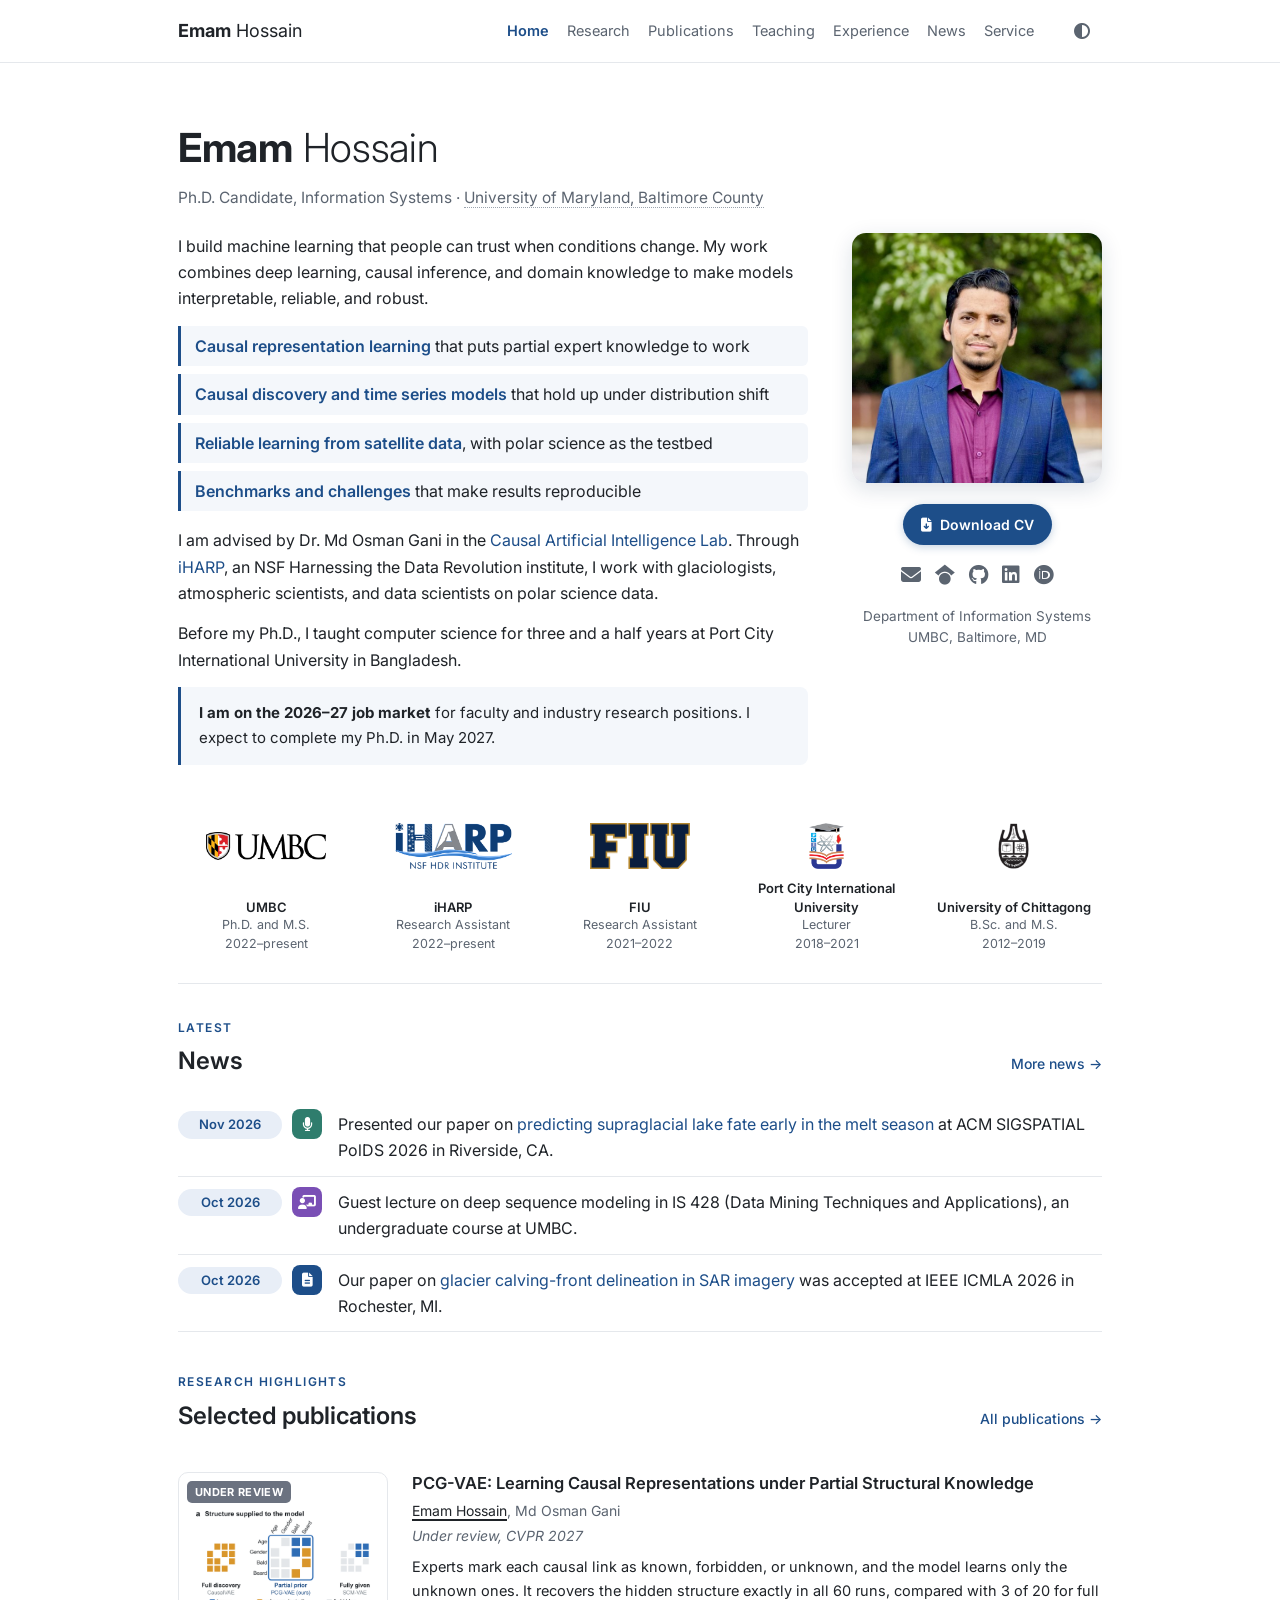
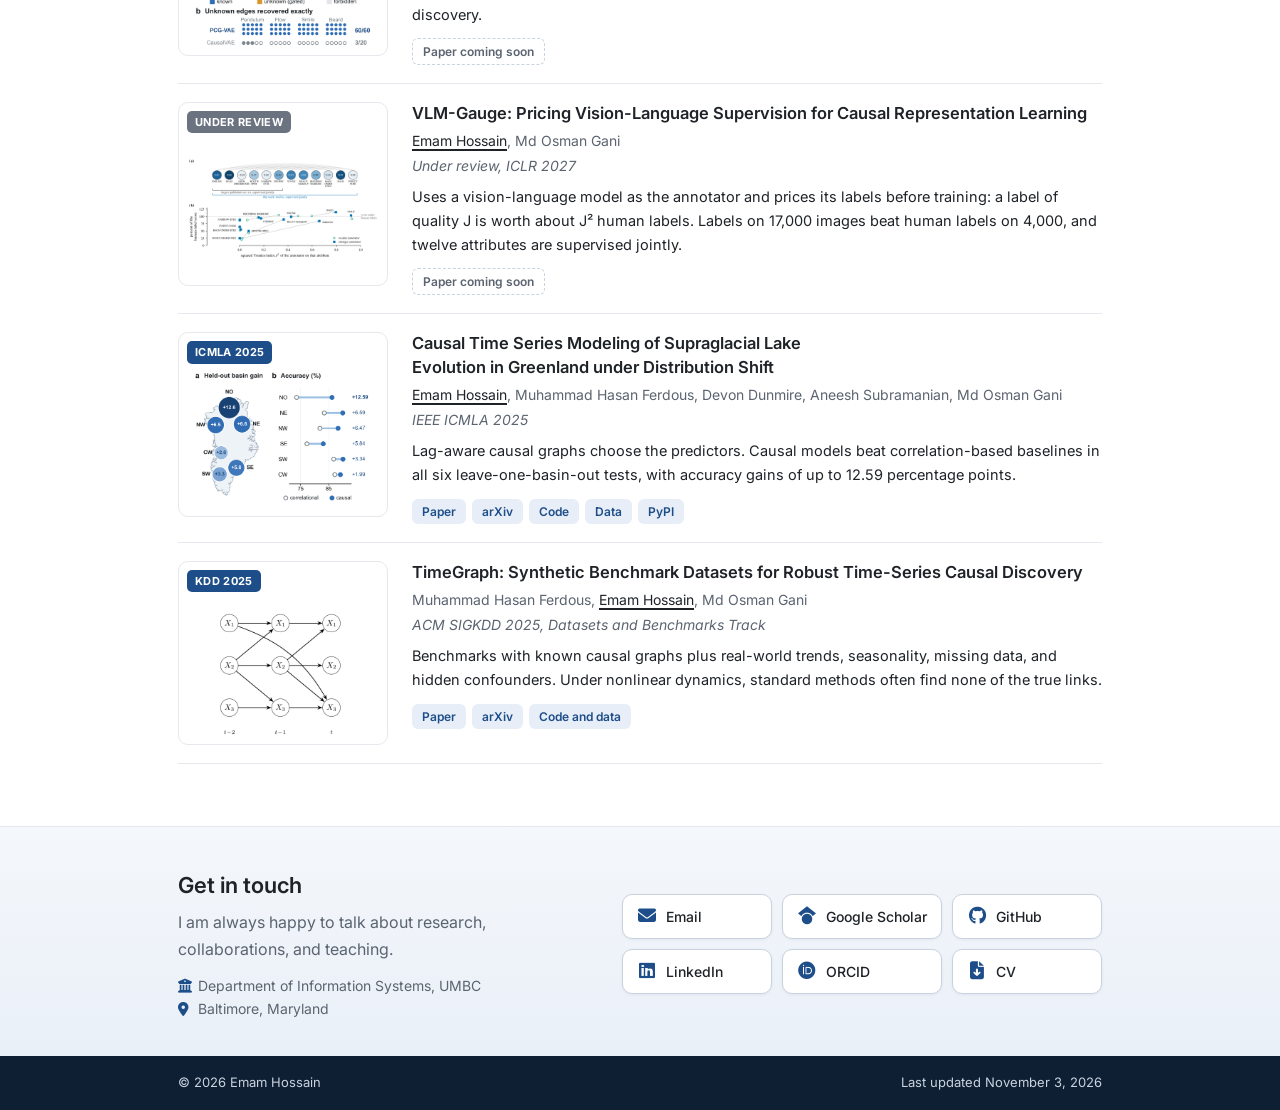
<file: index.html>
<!doctype html>

<html lang="en">
<head>
<meta charset="utf-8"/><meta content="width=device-width, initial-scale=1, viewport-fit=cover" name="viewport"/>
<title>Emam Hossain</title>
<meta content="Emam Hossain is a Ph.D. candidate in Information Systems at UMBC who builds interpretable, reliable, and robust machine learning by combining deep learning, causal inference, and domain knowledge." name="description"/>
<meta content="Emam Hossain" name="author"/>
<link href="https://ehfahad.github.io/" rel="canonical"/>
<meta content="profile" property="og:type"/><meta content="Emam Hossain" property="og:title"/>
<meta content="Emam Hossain is a Ph.D. candidate in Information Systems at UMBC who builds interpretable, reliable, and robust machine learning by combining deep learning, causal inference, and domain knowledge." property="og:description"/><meta content="https://ehfahad.github.io/" property="og:url"/>
<meta content="https://ehfahad.github.io/assets/photo.jpg" property="og:image"/><meta content="summary" name="twitter:card"/>
<meta content="#1d4e89" name="theme-color"/><meta content="light dark" name="color-scheme"/>
<link href="assets/favicon.svg" rel="icon" type="image/svg+xml"/><link href="assets/favicon-32.png" rel="icon" sizes="32x32" type="image/png"/>
<link href="assets/apple-touch-icon.png" rel="apple-touch-icon"/>
<link href="https://fonts.googleapis.com" rel="preconnect"/><link crossorigin="" href="https://fonts.gstatic.com" rel="preconnect"/>
<link href="https://fonts.googleapis.com/css2?family=Inter:wght@300;400;500;600;700&amp;display=swap" rel="stylesheet"/>
<link href="https://cdnjs.cloudflare.com/ajax/libs/font-awesome/6.5.2/css/all.min.css" rel="stylesheet"/>
<link href="site.css?v=0a09b5d97c6c" rel="stylesheet"/><script src="site.js?v=0a09b5d97c6c"></script>
<script type="application/ld+json">{"@context":"https://schema.org","@type":"Person","name":"Emam Hossain","jobTitle":"Ph.D. Candidate in Information Systems","url":"https://ehfahad.github.io/","image":"https://ehfahad.github.io/assets/photo.jpg","email":"mailto:emamh1@umbc.edu","affiliation":{"@type":"CollegeOrUniversity","name":"University of Maryland, Baltimore County"},"sameAs":["https://scholar.google.com/citations?user=ZDVEJJMAAAAJ","https://github.com/ehfahad/","https://www.linkedin.com/in/hossainemam/","https://orcid.org/0000-0002-6422-1895"]}</script>
</head>
<body>
<a class="skip-link" href="#main">Skip to content</a>
<nav aria-label="Main navigation"><div class="wrap"><a class="brand" href="index.html"><b>Emam</b> Hossain</a>
<div class="menu" id="main-menu"><a aria-current="page" class="active" href="index.html">Home</a><a href="research.html">Research</a><a href="publications.html">Publications</a><a href="teaching.html">Teaching</a><a href="experience.html">Experience</a><a href="news.html">News</a><a href="awards.html">Service</a></div>
<div class="navr"><button aria-label="Toggle dark mode" aria-pressed="false" class="theme-toggle" id="theme-toggle" onclick="toggleTheme()" title="Switch between light and dark mode" type="button"><i aria-hidden="true" class="fa-solid fa-circle-half-stroke"></i></button>
<button aria-controls="main-menu" aria-expanded="false" aria-label="Menu" class="menu-btn" onclick="toggleMenu(this)"><i aria-hidden="true" class="fa-solid fa-bars"></i></button></div></div></nav>
<main class="wrap" id="main" tabindex="-1">
<div class="hero"><div>
<h1><b>Emam</b> Hossain</h1>
<p class="role">Ph.D. Candidate, Information Systems · <a href="https://umbc.edu/" rel="noopener" target="_blank">University of Maryland, Baltimore County</a></p>
<div class="bio">
<p id="firstp">I build machine learning that people can trust when conditions change. My work combines deep learning, causal inference, and domain knowledge to make models interpretable, reliable, and robust.</p>
<ul class="themes">
<li><b>Causal representation learning</b> that puts partial expert knowledge to work</li>
<li><b>Causal discovery and time series models</b> that hold up under distribution shift</li>
<li><b>Reliable learning from satellite data</b>, with polar science as the testbed</li>
<li><b>Benchmarks and challenges</b> that make results reproducible</li>
</ul>
<p>I am advised by Dr. Md Osman Gani in the <a href="https://causalai.umbc.edu/" rel="noopener" target="_blank">Causal Artificial Intelligence Lab</a>. Through <a href="https://iharp.umbc.edu/" rel="noopener" target="_blank">iHARP</a>, an NSF Harnessing the Data Revolution institute, I work with glaciologists, atmospheric scientists, and data scientists on polar science data.</p>
<p>Before my Ph.D., I taught computer science for three and a half years at Port City International University in Bangladesh.</p>
<p class="callout"><b>I am on the 2026–27 job market</b> for faculty and industry research positions. I expect to complete my Ph.D. in May 2027.</p>
</div></div>
<div class="side">
<div class="photo"><img alt="Emam Hossain" decoding="async" height="600" src="assets/photo.jpg" width="600"/></div>
<a class="btn" href="assets/Hossain_Emam_CV.pdf" rel="noopener" target="_blank"><i aria-hidden="true" class="fa-solid fa-file-arrow-down"></i> Download CV</a>
<div class="icons">
<a aria-label="Email" href="mailto:emamh1@umbc.edu" title="Email"><i aria-hidden="true" class="fa-solid fa-envelope"></i></a>
<a aria-label="Google Scholar" href="https://scholar.google.com/citations?user=ZDVEJJMAAAAJ" rel="noopener" target="_blank" title="Google Scholar"><i aria-hidden="true" class="fa-brands fa-google-scholar"></i></a>
<a aria-label="GitHub" href="https://github.com/ehfahad/" rel="noopener" target="_blank" title="GitHub"><i aria-hidden="true" class="fa-brands fa-github"></i></a>
<a aria-label="LinkedIn" href="https://www.linkedin.com/in/hossainemam/" rel="noopener" target="_blank" title="LinkedIn"><i aria-hidden="true" class="fa-brands fa-linkedin"></i></a>
<a aria-label="ORCID" href="https://orcid.org/0000-0002-6422-1895" rel="noopener" target="_blank" title="ORCID"><i aria-hidden="true" class="fa-brands fa-orcid"></i></a>
</div>
<div class="place">Department of Information Systems<br/>UMBC, Baltimore, MD</div>
</div></div>
<div class="affil">
<div class="aff"><img alt="UMBC" decoding="async" height="92" src="assets/logo_umbc.png" width="400"/><b>UMBC</b>Ph.D. and M.S.<br/>2022–present</div>
<div class="aff"><img alt="iHARP" decoding="async" height="157" src="assets/logo_iharp.png" width="400"/><b>iHARP</b>Research Assistant<br/>2022–present</div>
<div class="aff"><img alt="Florida International University" decoding="async" height="185" src="assets/logo_fiu.png" width="400"/><b>FIU</b>Research Assistant<br/>2021–2022</div>
<div class="aff"><img alt="Port City International University" decoding="async" height="331" src="assets/logo_pciu.png" width="250"/><b>Port City International University</b>Lecturer<br/>2018–2021</div>
<div class="aff"><img alt="University of Chittagong" decoding="async" height="77" src="assets/logo_cu.png" width="51"/><b>University of Chittagong</b>B.Sc. and M.S.<br/>2012–2019</div>
</div>
<section><p class="eyebrow">Latest</p><h2>News <a href="news.html">More news →</a></h2>
<ul class="news"><li data-c="talk"><span class="date">Nov 2026</span><span class="ic talk"><i aria-hidden="true" class="fa-solid fa-microphone"></i></span><p>Presented our paper on <a href="https://arxiv.org/abs/2608.30113" rel="noopener" target="_blank">predicting supraglacial lake fate early in the melt season</a> at ACM SIGSPATIAL PolDS 2026 in Riverside, CA.</p></li><li data-c="teach"><span class="date">Oct 2026</span><span class="ic teach"><i aria-hidden="true" class="fa-solid fa-chalkboard-user"></i></span><p>Guest lecture on deep sequence modeling in IS 428 (Data Mining Techniques and Applications), an undergraduate course at UMBC.</p></li><li data-c="paper"><span class="date">Oct 2026</span><span class="ic paper"><i aria-hidden="true" class="fa-solid fa-file-lines"></i></span><p>Our paper on <a href="https://arxiv.org/abs/2610.04066" rel="noopener" target="_blank">glacier calving-front delineation in SAR imagery</a> was accepted at IEEE ICMLA 2026 in Rochester, MI.</p></li></ul></section>
<section><p class="eyebrow">Research highlights</p><h2>Selected publications <a href="publications.html#all">All publications →</a></h2>
<div class="pub"><div class="thumb"><span class="badge k-ur">UNDER REVIEW</span><a aria-haspopup="dialog" aria-label="Enlarge Figure for PCG-VAE: Learning Causal Representations under Partial Structural Knowledge" class="figure-open" href="assets/pcgvae.png"><img alt="Figure for PCG-VAE: Learning Causal Representations under Partial Structural Knowledge" decoding="async" height="772" loading="lazy" src="assets/pcgvae.png" width="1000"/></a></div><div><p class="ptitle">PCG-VAE: Learning Causal Representations under Partial Structural Knowledge</p><p class="authors"><span class="me">Emam Hossain</span>, Md Osman Gani</p><p class="venue">Under review, CVPR 2027</p><p class="tldr">Experts mark each causal link as known, forbidden, or unknown, and the model learns only the unknown ones. It recovers the hidden structure exactly in all 60 runs, compared with 3 of 20 for full discovery.</p><div class="btns"><span>Paper coming soon</span></div></div></div><div class="pub"><div class="thumb"><span class="badge k-ur">UNDER REVIEW</span><a aria-haspopup="dialog" aria-label="Enlarge Figure for VLM-Gauge: Pricing Vision-Language Supervision for Causal Representation Learning" class="figure-open" href="assets/vlmgauge.png"><img alt="Figure for VLM-Gauge: Pricing Vision-Language Supervision for Causal Representation Learning" decoding="async" height="536" loading="lazy" src="assets/vlmgauge.png" width="1000"/></a></div><div><p class="ptitle">VLM-Gauge: Pricing Vision-Language Supervision for Causal Representation Learning</p><p class="authors"><span class="me">Emam Hossain</span>, Md Osman Gani</p><p class="venue">Under review, ICLR 2027</p><p class="tldr">Uses a vision-language model as the annotator and prices its labels before training: a label of quality J is worth about J² human labels. Labels on 17,000 images beat human labels on 4,000, and twelve attributes are supervised jointly.</p><div class="btns"><span>Paper coming soon</span></div></div></div><div class="pub"><div class="thumb"><span class="badge k-conf">ICMLA 2025</span><a aria-haspopup="dialog" aria-label="Enlarge Figure for Causal Time Series Modeling of Supraglacial Lake Evolution in Greenland under Distribution Shift" class="figure-open" href="assets/rictsc.png"><img alt="Figure for Causal Time Series Modeling of Supraglacial Lake Evolution in Greenland under Distribution Shift" decoding="async" height="774" loading="lazy" src="assets/rictsc.png" width="1000"/></a></div><div><p class="ptitle">Causal Time Series Modeling of Supraglacial Lake Evolution in Greenland under Distribution Shift</p><p class="authors"><span class="me">Emam Hossain</span>, Muhammad Hasan Ferdous, Devon Dunmire, Aneesh Subramanian, Md Osman Gani</p><p class="venue">IEEE ICMLA 2025</p><p class="tldr">Lag-aware causal graphs choose the predictors. Causal models beat correlation-based baselines in all six leave-one-basin-out tests, with accuracy gains of up to 12.59 percentage points.</p><div class="btns"><a href="https://doi.org/10.1109/ICMLA66185.2025.00187" rel="noopener" target="_blank">Paper</a><a href="https://doi.org/10.48550/arXiv.2510.15265" rel="noopener" target="_blank">arXiv</a><a href="https://github.com/iharp-institute/Causal-time-series-modeling-of-supraglacial-lake-evolution-in-Greenland-under-distribution-shift" rel="noopener" target="_blank">Code</a><a href="https://doi.org/10.5281/zenodo.15833259" rel="noopener" target="_blank">Data</a><a href="https://pypi.org/project/rictsc/" rel="noopener" target="_blank">PyPI</a></div></div></div><div class="pub"><div class="thumb"><span class="badge k-conf">KDD 2025</span><a aria-haspopup="dialog" aria-label="Enlarge Figure for TimeGraph: Synthetic Benchmark Datasets for Robust Time-Series Causal Discovery" class="figure-open" href="assets/timegraph.png"><img alt="Figure for TimeGraph: Synthetic Benchmark Datasets for Robust Time-Series Causal Discovery" decoding="async" height="776" loading="lazy" src="assets/timegraph.png" width="1000"/></a></div><div><p class="ptitle">TimeGraph: Synthetic Benchmark Datasets for Robust Time-Series Causal Discovery</p><p class="authors">Muhammad Hasan Ferdous, <span class="me">Emam Hossain</span>, Md Osman Gani</p><p class="venue">ACM SIGKDD 2025, Datasets and Benchmarks Track</p><p class="tldr">Benchmarks with known causal graphs plus real-world trends, seasonality, missing data, and hidden confounders. Under nonlinear dynamics, standard methods often find none of the true links.</p><div class="btns"><a href="https://doi.org/10.1145/3711896.3737439" rel="noopener" target="_blank">Paper</a><a href="https://doi.org/10.48550/arXiv.2506.01361" rel="noopener" target="_blank">arXiv</a><a href="https://github.com/iharp-institute/TimeGraph-Synthetic-Benchmark-Datasets-for-Robust-Time-Series-Causal-Discovery" rel="noopener" target="_blank">Code and data</a></div></div></div>
</section>
</main>
<div class="band"><div class="wrap">
<div><h3>Get in touch</h3>
<p>I am always happy to talk about research, collaborations, and teaching.</p>
<div class="where"><div><i aria-hidden="true" class="fa-solid fa-building-columns"></i>Department of Information Systems, UMBC</div>
<div><i aria-hidden="true" class="fa-solid fa-location-dot"></i>Baltimore, Maryland</div></div></div>
<div class="cbtns">
<a href="mailto:emamh1@umbc.edu"><i aria-hidden="true" class="fa-solid fa-envelope"></i>Email</a>
<a href="https://scholar.google.com/citations?user=ZDVEJJMAAAAJ" rel="noopener" target="_blank"><i aria-hidden="true" class="fa-brands fa-google-scholar"></i>Google Scholar</a>
<a href="https://github.com/ehfahad/" rel="noopener" target="_blank"><i aria-hidden="true" class="fa-brands fa-github"></i>GitHub</a>
<a href="https://www.linkedin.com/in/hossainemam/" rel="noopener" target="_blank"><i aria-hidden="true" class="fa-brands fa-linkedin"></i>LinkedIn</a>
<a href="https://orcid.org/0000-0002-6422-1895" rel="noopener" target="_blank"><i aria-hidden="true" class="fa-brands fa-orcid"></i>ORCID</a>
<a href="assets/Hossain_Emam_CV.pdf" rel="noopener" target="_blank"><i aria-hidden="true" class="fa-solid fa-file-arrow-down"></i>CV</a>
</div></div></div>
<footer><div class="wrap"><span>© 2026 Emam Hossain</span><span>Last updated <time datetime="2026-11-03">November 3, 2026</time></span></div></footer>
<dialog aria-labelledby="figure-caption" class="figure-dialog" id="figure-dialog"><button autofocus="" onclick="this.closest('dialog').close()" type="button">Close figure</button><img alt=""/><p id="figure-caption"></p></dialog>
</body></html>
</file>
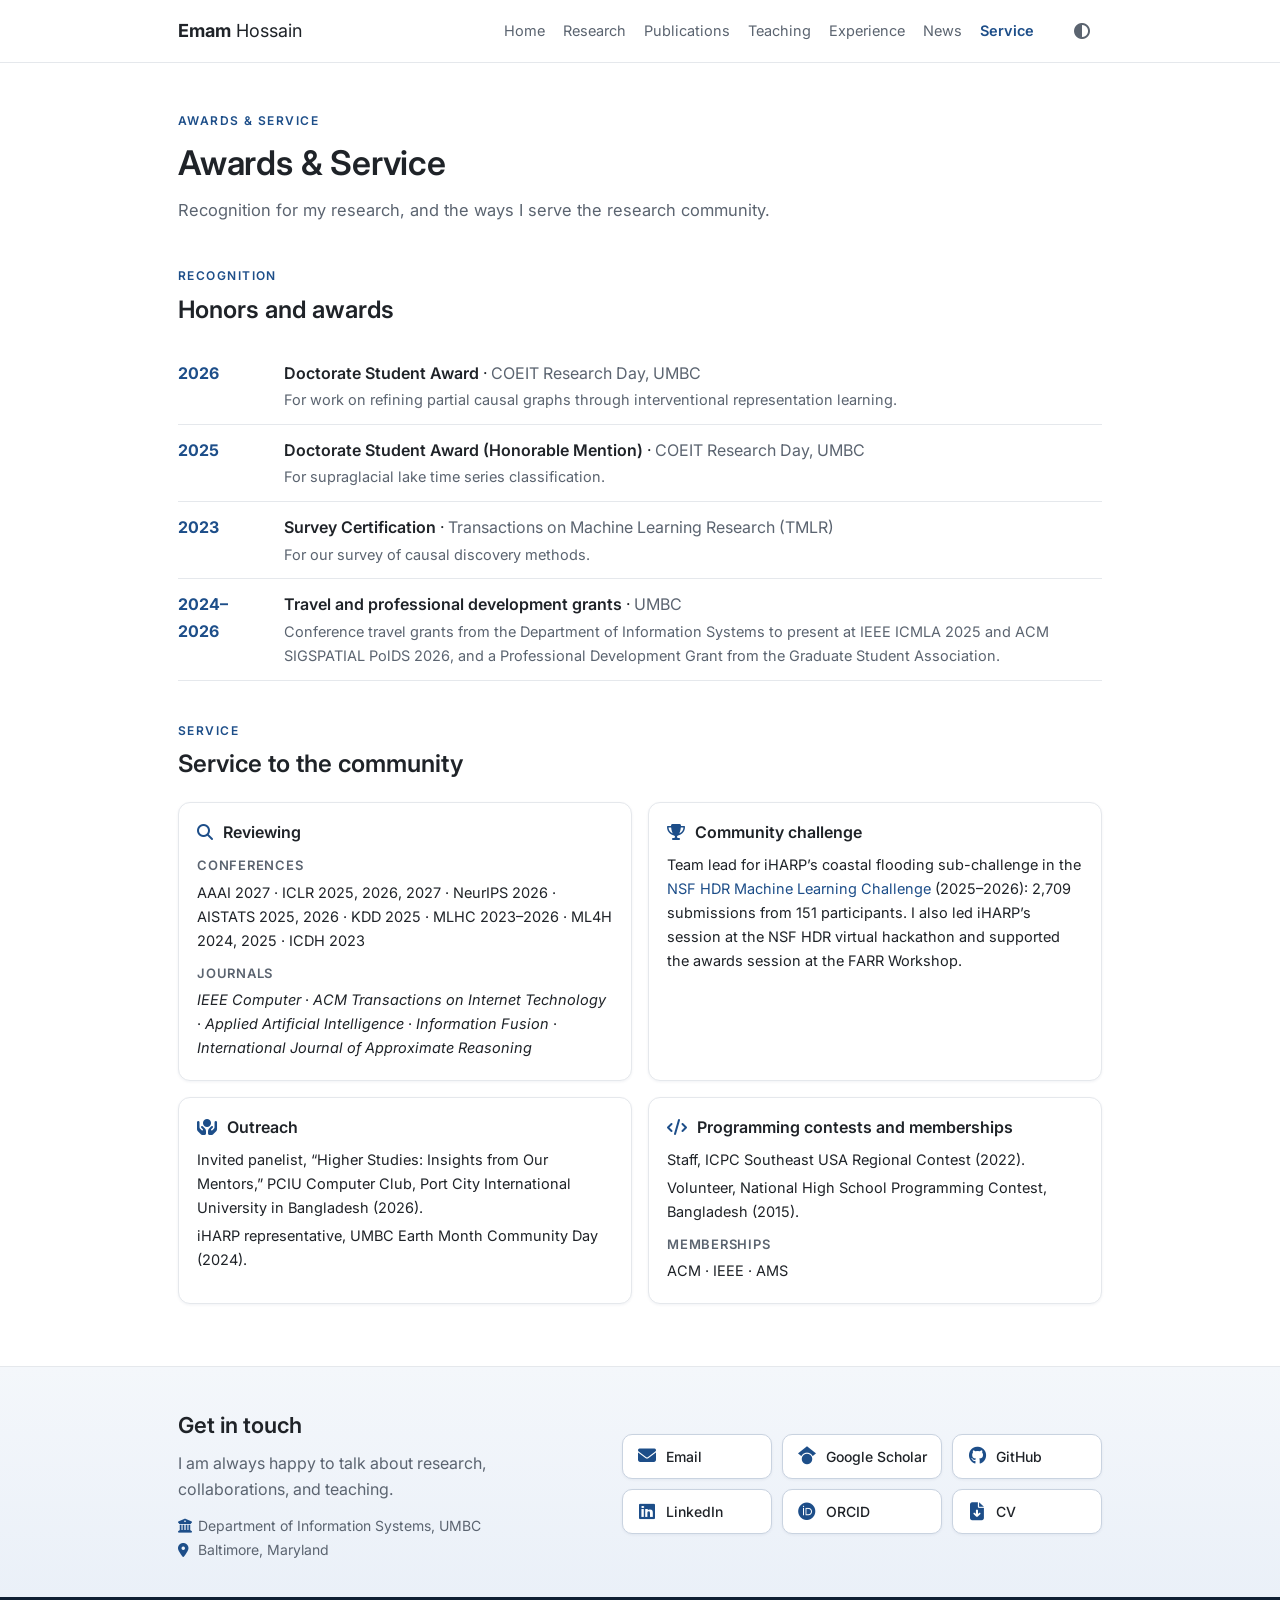
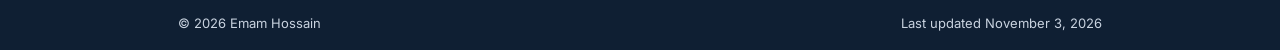
<file: awards.html>
<!doctype html>

<html lang="en">
<head>
<meta charset="utf-8"/><meta content="width=device-width, initial-scale=1, viewport-fit=cover" name="viewport"/>
<title>Awards &amp; Service | Emam Hossain</title>
<meta content="Honors, awards, reviewing, and service of Emam Hossain." name="description"/>
<meta content="Emam Hossain" name="author"/>
<link href="https://ehfahad.github.io/awards.html" rel="canonical"/>
<meta content="website" property="og:type"/><meta content="Awards &amp; Service | Emam Hossain" property="og:title"/>
<meta content="Honors, awards, reviewing, and service of Emam Hossain." property="og:description"/><meta content="https://ehfahad.github.io/awards.html" property="og:url"/>
<meta content="https://ehfahad.github.io/assets/photo.jpg" property="og:image"/><meta content="summary" name="twitter:card"/>
<meta content="#1d4e89" name="theme-color"/><meta content="light dark" name="color-scheme"/>
<link href="assets/favicon.svg" rel="icon" type="image/svg+xml"/><link href="assets/favicon-32.png" rel="icon" sizes="32x32" type="image/png"/>
<link href="assets/apple-touch-icon.png" rel="apple-touch-icon"/>
<link href="https://fonts.googleapis.com" rel="preconnect"/><link crossorigin="" href="https://fonts.gstatic.com" rel="preconnect"/>
<link href="https://fonts.googleapis.com/css2?family=Inter:wght@300;400;500;600;700&amp;display=swap" rel="stylesheet"/>
<link href="https://cdnjs.cloudflare.com/ajax/libs/font-awesome/6.5.2/css/all.min.css" rel="stylesheet"/>
<link href="site.css?v=0a09b5d97c6c" rel="stylesheet"/><script src="site.js?v=0a09b5d97c6c"></script>
</head>
<body>
<a class="skip-link" href="#main">Skip to content</a>
<nav aria-label="Main navigation"><div class="wrap"><a class="brand" href="index.html"><b>Emam</b> Hossain</a>
<div class="menu" id="main-menu"><a href="index.html">Home</a><a href="research.html">Research</a><a href="publications.html">Publications</a><a href="teaching.html">Teaching</a><a href="experience.html">Experience</a><a href="news.html">News</a><a aria-current="page" class="active" href="awards.html">Service</a></div>
<div class="navr"><button aria-label="Toggle dark mode" aria-pressed="false" class="theme-toggle" id="theme-toggle" onclick="toggleTheme()" title="Switch between light and dark mode" type="button"><i aria-hidden="true" class="fa-solid fa-circle-half-stroke"></i></button>
<button aria-controls="main-menu" aria-expanded="false" aria-label="Menu" class="menu-btn" onclick="toggleMenu(this)"><i aria-hidden="true" class="fa-solid fa-bars"></i></button></div></div></nav>
<main class="wrap" id="main" tabindex="-1">
<div class="pagehead"><p class="eyebrow">Awards &amp; Service</p><h1>Awards &amp; Service</h1>
<p class="lead">Recognition for my research, and the ways I serve the research community.</p></div>
<section><p class="eyebrow">Recognition</p><h2>Honors and awards</h2><div class="aw"><span class="y">2026</span><div><span class="awt"><b>Doctorate Student Award</b> · <span style="color:var(--muted)">COEIT Research Day, UMBC</span></span><p>For work on refining partial causal graphs through interventional representation learning.</p></div></div><div class="aw"><span class="y">2025</span><div><span class="awt"><b>Doctorate Student Award (Honorable Mention)</b> · <span style="color:var(--muted)">COEIT Research Day, UMBC</span></span><p>For supraglacial lake time series classification.</p></div></div><div class="aw"><span class="y">2023</span><div><span class="awt"><b>Survey Certification</b> · <span style="color:var(--muted)">Transactions on Machine Learning Research (TMLR)</span></span><p>For our survey of causal discovery methods.</p></div></div><div class="aw"><span class="y">2024–2026</span><div><span class="awt"><b>Travel and professional development grants</b> · <span style="color:var(--muted)">UMBC</span></span><p>Conference travel grants from the Department of Information Systems to present at IEEE ICMLA 2025 and ACM SIGSPATIAL PolDS 2026, and a Professional Development Grant from the Graduate Student Association.</p></div></div></section>
<section><p class="eyebrow">Service</p><h2>Service to the community</h2><div class="svgrid">
<div class="sv"><h3><i aria-hidden="true" class="fa-solid fa-magnifying-glass"></i>Reviewing</h3>
<p class="k">Conferences</p><p>AAAI 2027 · ICLR 2025, 2026, 2027 · NeurIPS 2026 · AISTATS 2025, 2026 · KDD 2025 · MLHC 2023–2026 · ML4H 2024, 2025 · ICDH 2023</p>
<p class="k">Journals</p><p><i>IEEE Computer</i> · <i>ACM Transactions on Internet Technology</i> · <i>Applied Artificial Intelligence</i> · <i>Information Fusion</i> · <i>International Journal of Approximate Reasoning</i></p></div>
<div class="sv"><h3><i aria-hidden="true" class="fa-solid fa-trophy"></i>Community challenge</h3>
<p>Team lead for iHARP’s coastal flooding sub-challenge in the <a href="https://iharp.umbc.edu/nsf-hdr-machine-learning-challenge/" rel="noopener" target="_blank">NSF HDR Machine Learning Challenge</a> (2025–2026): 2,709 submissions from 151 participants. I also led iHARP’s session at the NSF HDR virtual hackathon and supported the awards session at the FARR Workshop.</p></div>
<div class="sv"><h3><i aria-hidden="true" class="fa-solid fa-hands-holding-circle"></i>Outreach</h3>
<p>Invited panelist, “Higher Studies: Insights from Our Mentors,” PCIU Computer Club, Port City International University in Bangladesh (2026).</p>
<p>iHARP representative, UMBC Earth Month Community Day (2024).</p></div>
<div class="sv"><h3><i aria-hidden="true" class="fa-solid fa-code"></i>Programming contests and memberships</h3>
<p>Staff, ICPC Southeast USA Regional Contest (2022).</p>
<p>Volunteer, National High School Programming Contest, Bangladesh (2015).</p>
<p class="k">Memberships</p><p>ACM · IEEE · AMS</p></div>
</div></section>
</main>
<div class="band"><div class="wrap">
<div><h3>Get in touch</h3>
<p>I am always happy to talk about research, collaborations, and teaching.</p>
<div class="where"><div><i aria-hidden="true" class="fa-solid fa-building-columns"></i>Department of Information Systems, UMBC</div>
<div><i aria-hidden="true" class="fa-solid fa-location-dot"></i>Baltimore, Maryland</div></div></div>
<div class="cbtns">
<a href="mailto:emamh1@umbc.edu"><i aria-hidden="true" class="fa-solid fa-envelope"></i>Email</a>
<a href="https://scholar.google.com/citations?user=ZDVEJJMAAAAJ" rel="noopener" target="_blank"><i aria-hidden="true" class="fa-brands fa-google-scholar"></i>Google Scholar</a>
<a href="https://github.com/ehfahad/" rel="noopener" target="_blank"><i aria-hidden="true" class="fa-brands fa-github"></i>GitHub</a>
<a href="https://www.linkedin.com/in/hossainemam/" rel="noopener" target="_blank"><i aria-hidden="true" class="fa-brands fa-linkedin"></i>LinkedIn</a>
<a href="https://orcid.org/0000-0002-6422-1895" rel="noopener" target="_blank"><i aria-hidden="true" class="fa-brands fa-orcid"></i>ORCID</a>
<a href="assets/Hossain_Emam_CV.pdf" rel="noopener" target="_blank"><i aria-hidden="true" class="fa-solid fa-file-arrow-down"></i>CV</a>
</div></div></div>
<footer><div class="wrap"><span>© 2026 Emam Hossain</span><span>Last updated <time datetime="2026-11-03">November 3, 2026</time></span></div></footer>
<dialog aria-labelledby="figure-caption" class="figure-dialog" id="figure-dialog"><button autofocus="" onclick="this.closest('dialog').close()" type="button">Close figure</button><img alt=""/><p id="figure-caption"></p></dialog>
</body></html>
</file>
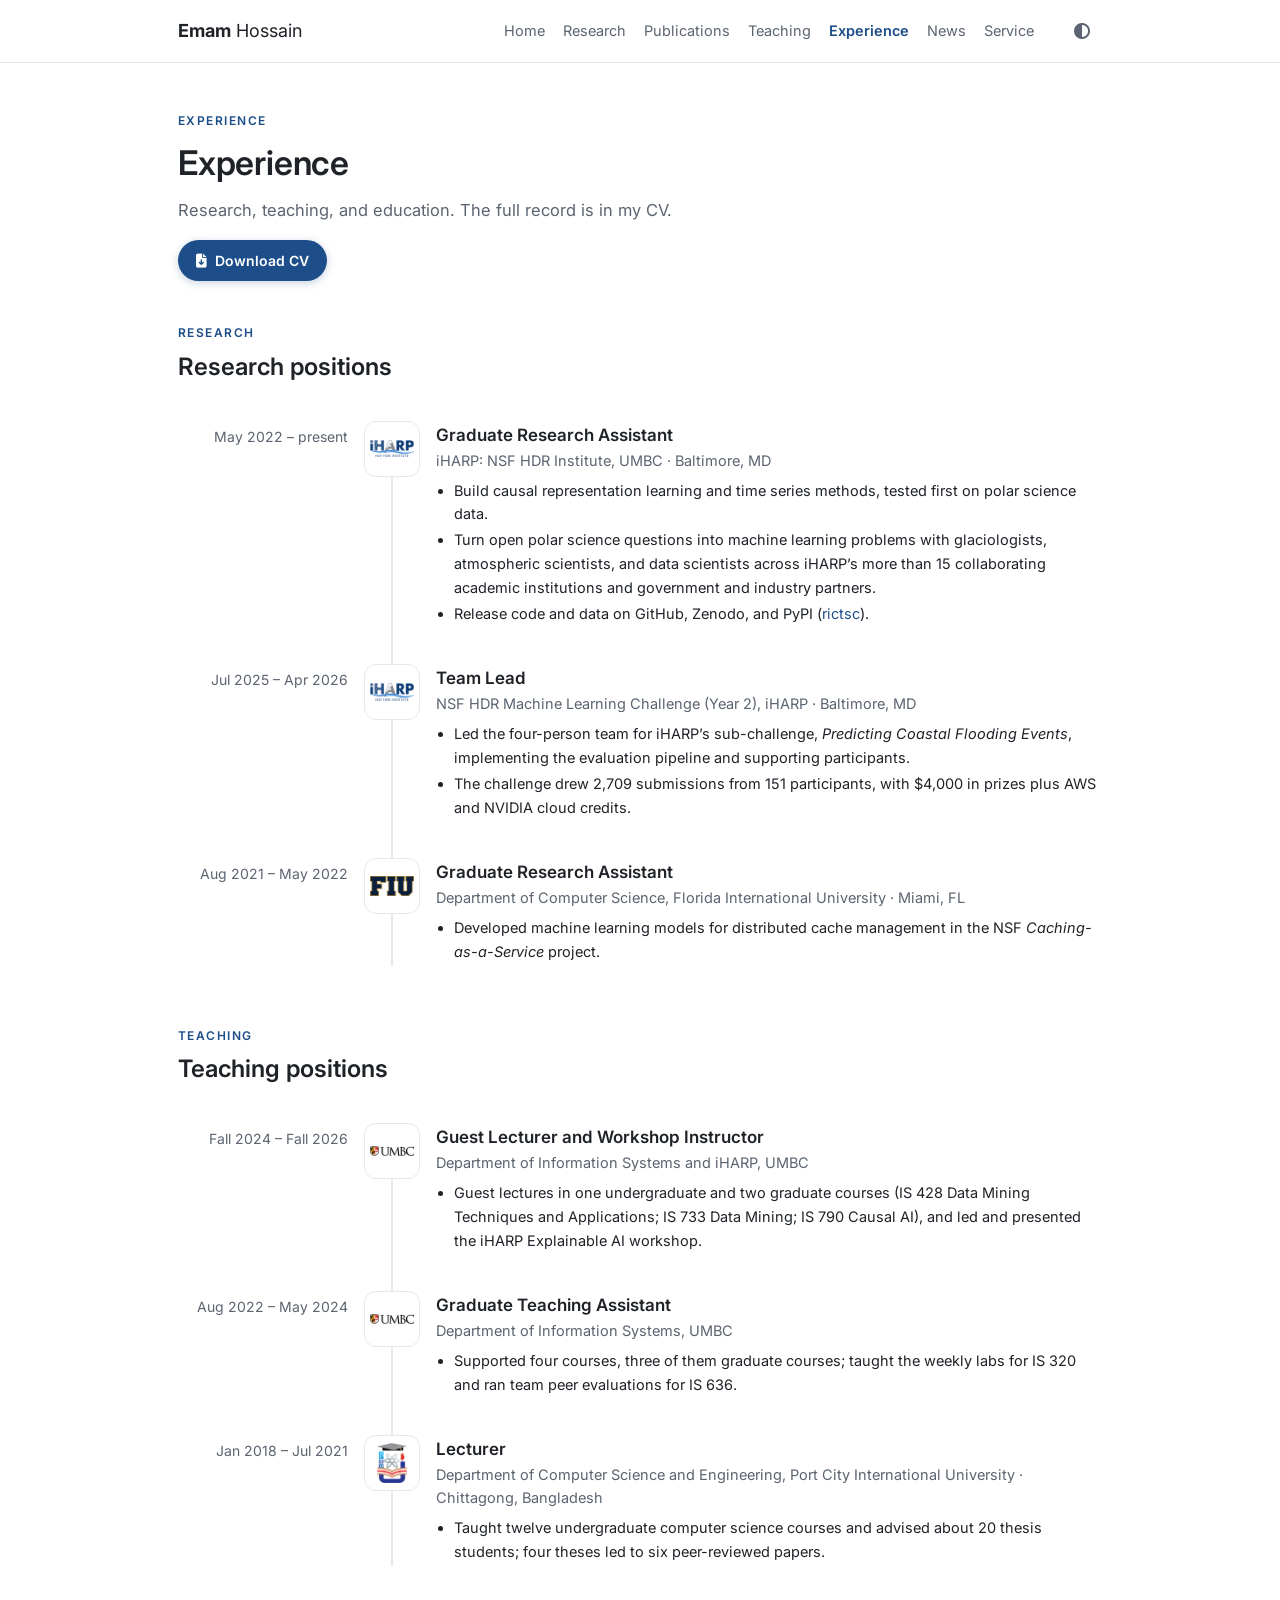
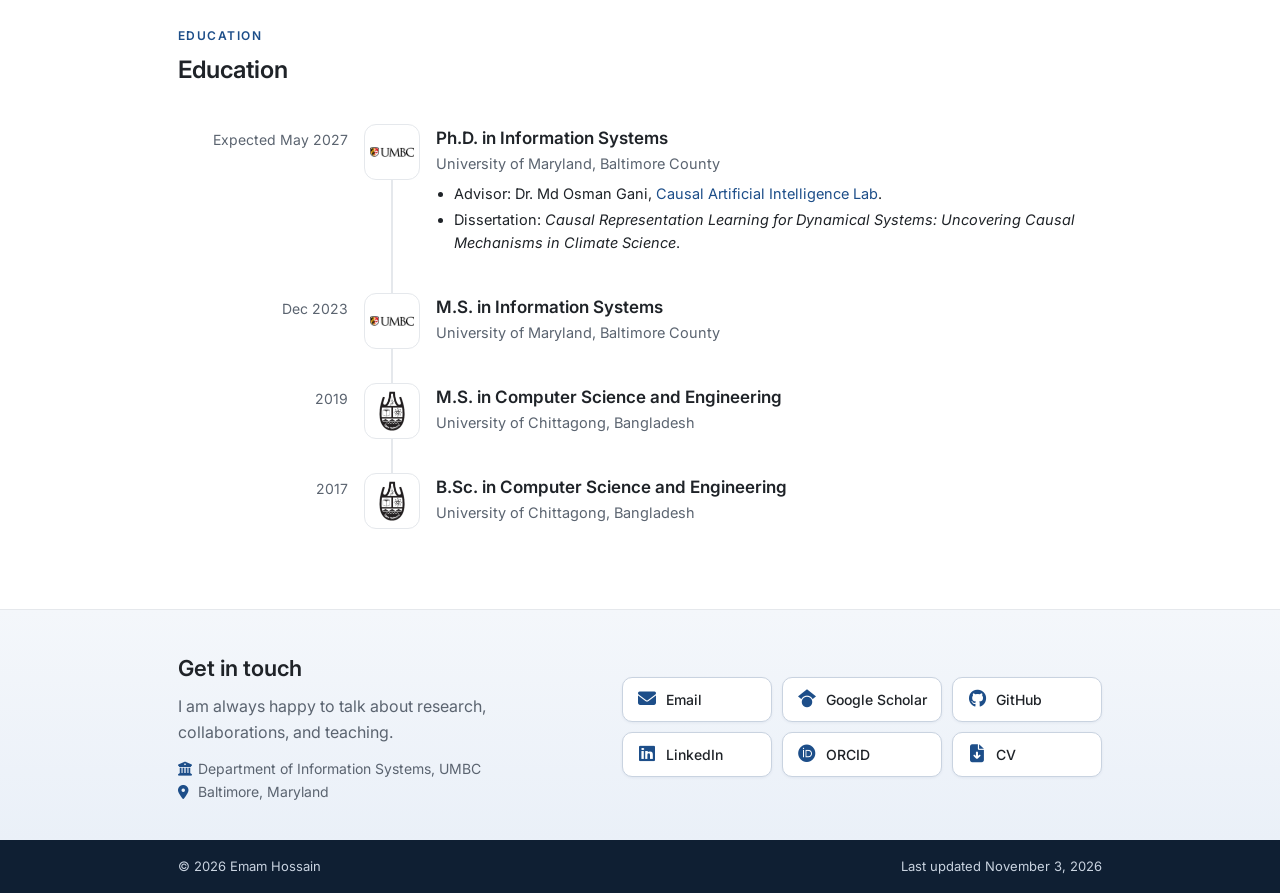
<file: experience.html>
<!doctype html>

<html lang="en">
<head>
<meta charset="utf-8"/><meta content="width=device-width, initial-scale=1, viewport-fit=cover" name="viewport"/>
<title>Experience | Emam Hossain</title>
<meta content="Research and teaching positions and education of Emam Hossain, with his CV." name="description"/>
<meta content="Emam Hossain" name="author"/>
<link href="https://ehfahad.github.io/experience.html" rel="canonical"/>
<meta content="website" property="og:type"/><meta content="Experience | Emam Hossain" property="og:title"/>
<meta content="Research and teaching positions and education of Emam Hossain, with his CV." property="og:description"/><meta content="https://ehfahad.github.io/experience.html" property="og:url"/>
<meta content="https://ehfahad.github.io/assets/photo.jpg" property="og:image"/><meta content="summary" name="twitter:card"/>
<meta content="#1d4e89" name="theme-color"/><meta content="light dark" name="color-scheme"/>
<link href="assets/favicon.svg" rel="icon" type="image/svg+xml"/><link href="assets/favicon-32.png" rel="icon" sizes="32x32" type="image/png"/>
<link href="assets/apple-touch-icon.png" rel="apple-touch-icon"/>
<link href="https://fonts.googleapis.com" rel="preconnect"/><link crossorigin="" href="https://fonts.gstatic.com" rel="preconnect"/>
<link href="https://fonts.googleapis.com/css2?family=Inter:wght@300;400;500;600;700&amp;display=swap" rel="stylesheet"/>
<link href="https://cdnjs.cloudflare.com/ajax/libs/font-awesome/6.5.2/css/all.min.css" rel="stylesheet"/>
<link href="site.css?v=0a09b5d97c6c" rel="stylesheet"/><script src="site.js?v=0a09b5d97c6c"></script>
</head>
<body>
<a class="skip-link" href="#main">Skip to content</a>
<nav aria-label="Main navigation"><div class="wrap"><a class="brand" href="index.html"><b>Emam</b> Hossain</a>
<div class="menu" id="main-menu"><a href="index.html">Home</a><a href="research.html">Research</a><a href="publications.html">Publications</a><a href="teaching.html">Teaching</a><a aria-current="page" class="active" href="experience.html">Experience</a><a href="news.html">News</a><a href="awards.html">Service</a></div>
<div class="navr"><button aria-label="Toggle dark mode" aria-pressed="false" class="theme-toggle" id="theme-toggle" onclick="toggleTheme()" title="Switch between light and dark mode" type="button"><i aria-hidden="true" class="fa-solid fa-circle-half-stroke"></i></button>
<button aria-controls="main-menu" aria-expanded="false" aria-label="Menu" class="menu-btn" onclick="toggleMenu(this)"><i aria-hidden="true" class="fa-solid fa-bars"></i></button></div></div></nav>
<main class="wrap" id="main" tabindex="-1">
<div class="pagehead"><p class="eyebrow">Experience</p><h1>Experience</h1>
<p class="lead">Research, teaching, and education. The full record is in my CV.</p>
<p style="margin:16px 0 0"><a class="btn" href="assets/Hossain_Emam_CV.pdf" rel="noopener" target="_blank"><i aria-hidden="true" class="fa-solid fa-file-arrow-down"></i> Download CV</a></p></div>
<section><p class="eyebrow">Research</p><h2>Research positions</h2><div class="tl"><div class="ent"><div class="when">May 2022 – present</div><div class="logo"><img alt="" decoding="async" height="157" src="assets/logo_iharp.png" width="400"/></div><div><p class="role">Graduate Research Assistant</p><p class="org">iHARP: NSF HDR Institute, UMBC · Baltimore, MD</p><ul><li>Build causal representation learning and time series methods, tested first on polar science data.</li><li>Turn open polar science questions into machine learning problems with glaciologists, atmospheric scientists, and data scientists across iHARP’s more than 15 collaborating academic institutions and government and industry partners.</li><li>Release code and data on GitHub, Zenodo, and PyPI (<a href="https://pypi.org/project/rictsc/" rel="noopener" target="_blank">rictsc</a>).</li></ul></div></div><div class="ent"><div class="when">Jul 2025 – Apr 2026</div><div class="logo"><img alt="" decoding="async" height="157" src="assets/logo_iharp.png" width="400"/></div><div><p class="role">Team Lead</p><p class="org">NSF HDR Machine Learning Challenge (Year 2), iHARP · Baltimore, MD</p><ul><li>Led the four-person team for iHARP’s sub-challenge, <i>Predicting Coastal Flooding Events</i>, implementing the evaluation pipeline and supporting participants.</li><li>The challenge drew 2,709 submissions from 151 participants, with $4,000 in prizes plus AWS and NVIDIA cloud credits.</li></ul></div></div><div class="ent"><div class="when">Aug 2021 – May 2022</div><div class="logo"><img alt="" decoding="async" height="185" src="assets/logo_fiu.png" width="400"/></div><div><p class="role">Graduate Research Assistant</p><p class="org">Department of Computer Science, Florida International University · Miami, FL</p><ul><li>Developed machine learning models for distributed cache management in the NSF <i>Caching-as-a-Service</i> project.</li></ul></div></div></div></section>
<section><p class="eyebrow">Teaching</p><h2>Teaching positions</h2><div class="tl"><div class="ent"><div class="when">Fall 2024 – Fall 2026</div><div class="logo"><img alt="" decoding="async" height="92" src="assets/logo_umbc.png" width="400"/></div><div><p class="role">Guest Lecturer and Workshop Instructor</p><p class="org">Department of Information Systems and iHARP, UMBC</p><ul><li>Guest lectures in one undergraduate and two graduate courses (IS 428 Data Mining Techniques and Applications; IS 733 Data Mining; IS 790 Causal AI), and led and presented the iHARP Explainable AI workshop.</li></ul></div></div><div class="ent"><div class="when">Aug 2022 – May 2024</div><div class="logo"><img alt="" decoding="async" height="92" src="assets/logo_umbc.png" width="400"/></div><div><p class="role">Graduate Teaching Assistant</p><p class="org">Department of Information Systems, UMBC</p><ul><li>Supported four courses, three of them graduate courses; taught the weekly labs for IS 320 and ran team peer evaluations for IS 636.</li></ul></div></div><div class="ent"><div class="when">Jan 2018 – Jul 2021</div><div class="logo"><img alt="" decoding="async" height="331" src="assets/logo_pciu.png" width="250"/></div><div><p class="role">Lecturer</p><p class="org">Department of Computer Science and Engineering, Port City International University · Chittagong, Bangladesh</p><ul><li>Taught twelve undergraduate computer science courses and advised about 20 thesis students; four theses led to six peer-reviewed papers.</li></ul></div></div></div></section>
<section><p class="eyebrow">Education</p><h2>Education</h2><div class="tl"><div class="ent"><div class="when">Expected May 2027</div><div class="logo"><img alt="" decoding="async" height="92" src="assets/logo_umbc.png" width="400"/></div><div><p class="role">Ph.D. in Information Systems</p><p class="org">University of Maryland, Baltimore County</p><ul><li>Advisor: Dr. Md Osman Gani, <a href="https://causalai.umbc.edu/" rel="noopener" target="_blank">Causal Artificial Intelligence Lab</a>.</li><li>Dissertation: <i>Causal Representation Learning for Dynamical Systems: Uncovering Causal Mechanisms in Climate Science</i>.</li></ul></div></div><div class="ent"><div class="when">Dec 2023</div><div class="logo"><img alt="" decoding="async" height="92" src="assets/logo_umbc.png" width="400"/></div><div><p class="role">M.S. in Information Systems</p><p class="org">University of Maryland, Baltimore County</p></div></div><div class="ent"><div class="when">2019</div><div class="logo"><img alt="" decoding="async" height="77" src="assets/logo_cu.png" width="51"/></div><div><p class="role">M.S. in Computer Science and Engineering</p><p class="org">University of Chittagong, Bangladesh</p></div></div><div class="ent"><div class="when">2017</div><div class="logo"><img alt="" decoding="async" height="77" src="assets/logo_cu.png" width="51"/></div><div><p class="role">B.Sc. in Computer Science and Engineering</p><p class="org">University of Chittagong, Bangladesh</p></div></div></div></section>
</main>
<div class="band"><div class="wrap">
<div><h3>Get in touch</h3>
<p>I am always happy to talk about research, collaborations, and teaching.</p>
<div class="where"><div><i aria-hidden="true" class="fa-solid fa-building-columns"></i>Department of Information Systems, UMBC</div>
<div><i aria-hidden="true" class="fa-solid fa-location-dot"></i>Baltimore, Maryland</div></div></div>
<div class="cbtns">
<a href="mailto:emamh1@umbc.edu"><i aria-hidden="true" class="fa-solid fa-envelope"></i>Email</a>
<a href="https://scholar.google.com/citations?user=ZDVEJJMAAAAJ" rel="noopener" target="_blank"><i aria-hidden="true" class="fa-brands fa-google-scholar"></i>Google Scholar</a>
<a href="https://github.com/ehfahad/" rel="noopener" target="_blank"><i aria-hidden="true" class="fa-brands fa-github"></i>GitHub</a>
<a href="https://www.linkedin.com/in/hossainemam/" rel="noopener" target="_blank"><i aria-hidden="true" class="fa-brands fa-linkedin"></i>LinkedIn</a>
<a href="https://orcid.org/0000-0002-6422-1895" rel="noopener" target="_blank"><i aria-hidden="true" class="fa-brands fa-orcid"></i>ORCID</a>
<a href="assets/Hossain_Emam_CV.pdf" rel="noopener" target="_blank"><i aria-hidden="true" class="fa-solid fa-file-arrow-down"></i>CV</a>
</div></div></div>
<footer><div class="wrap"><span>© 2026 Emam Hossain</span><span>Last updated <time datetime="2026-11-03">November 3, 2026</time></span></div></footer>
<dialog aria-labelledby="figure-caption" class="figure-dialog" id="figure-dialog"><button autofocus="" onclick="this.closest('dialog').close()" type="button">Close figure</button><img alt=""/><p id="figure-caption"></p></dialog>
</body></html>
</file>
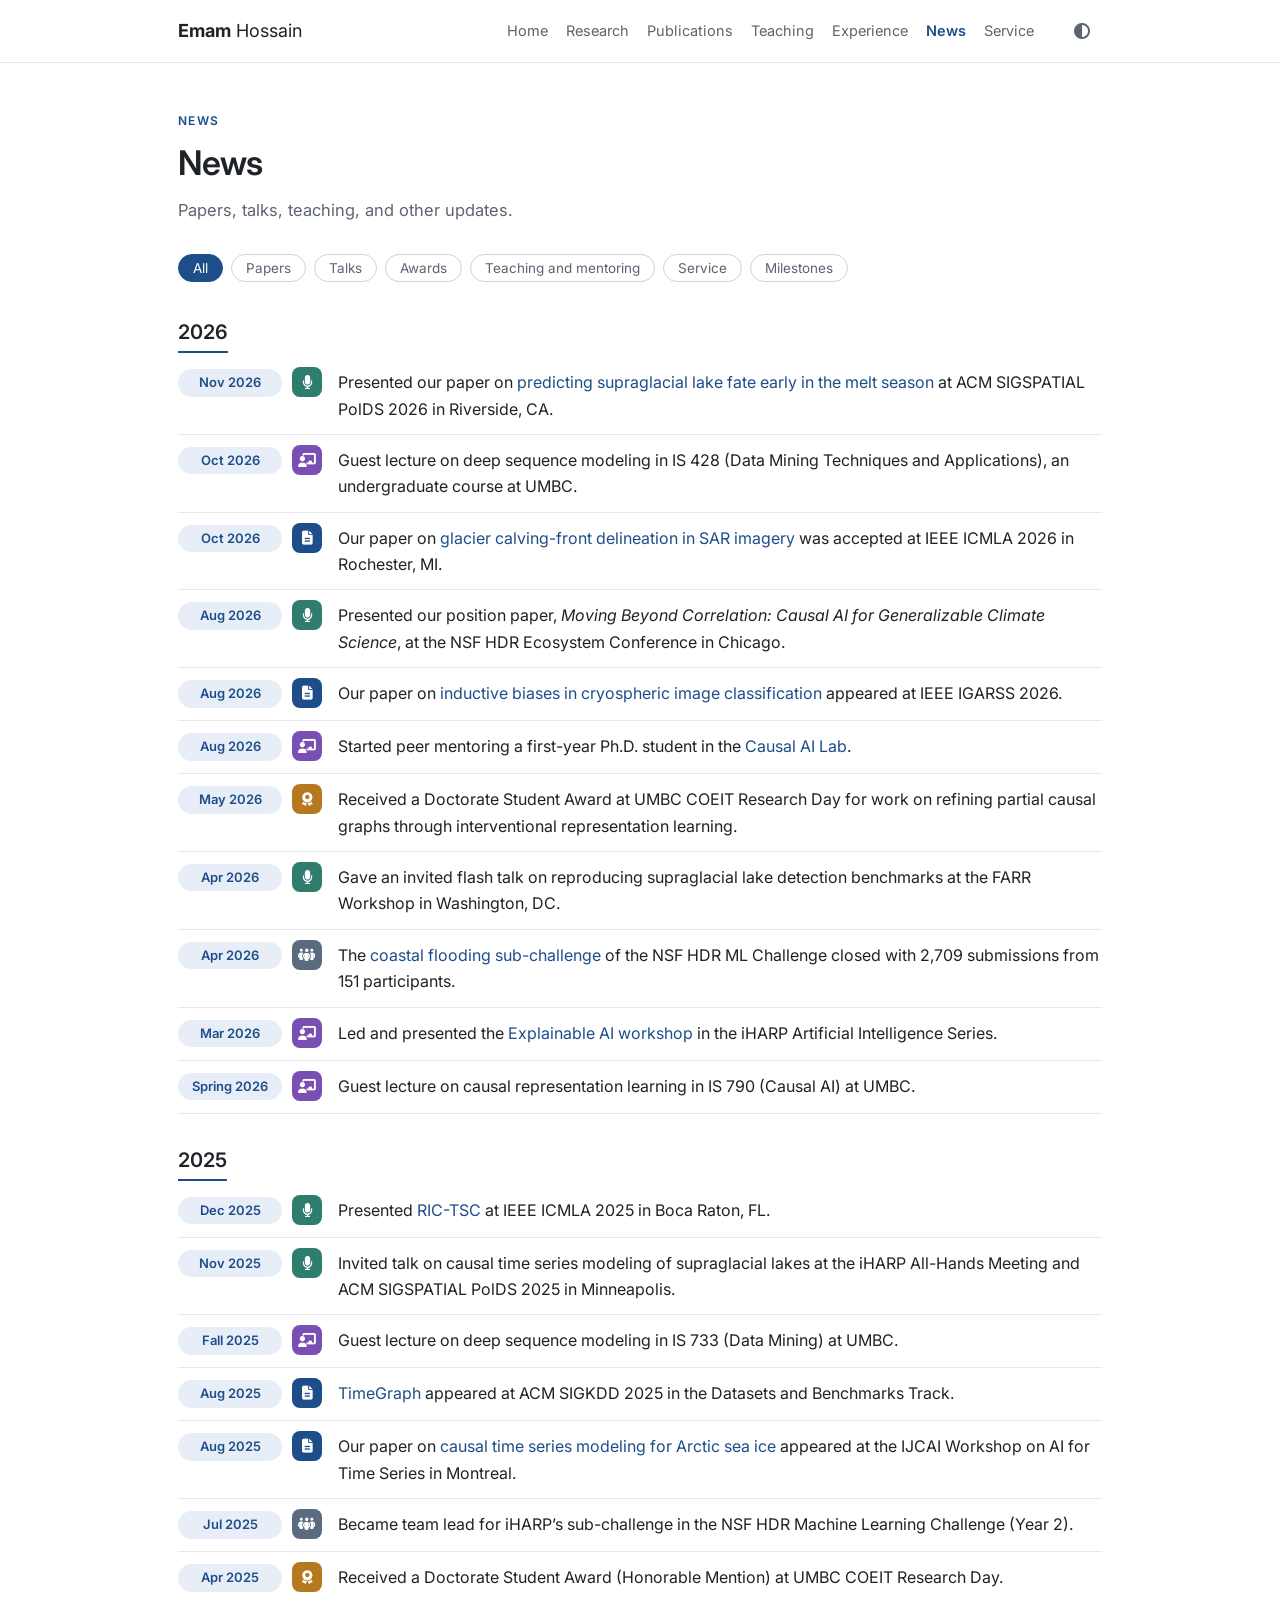
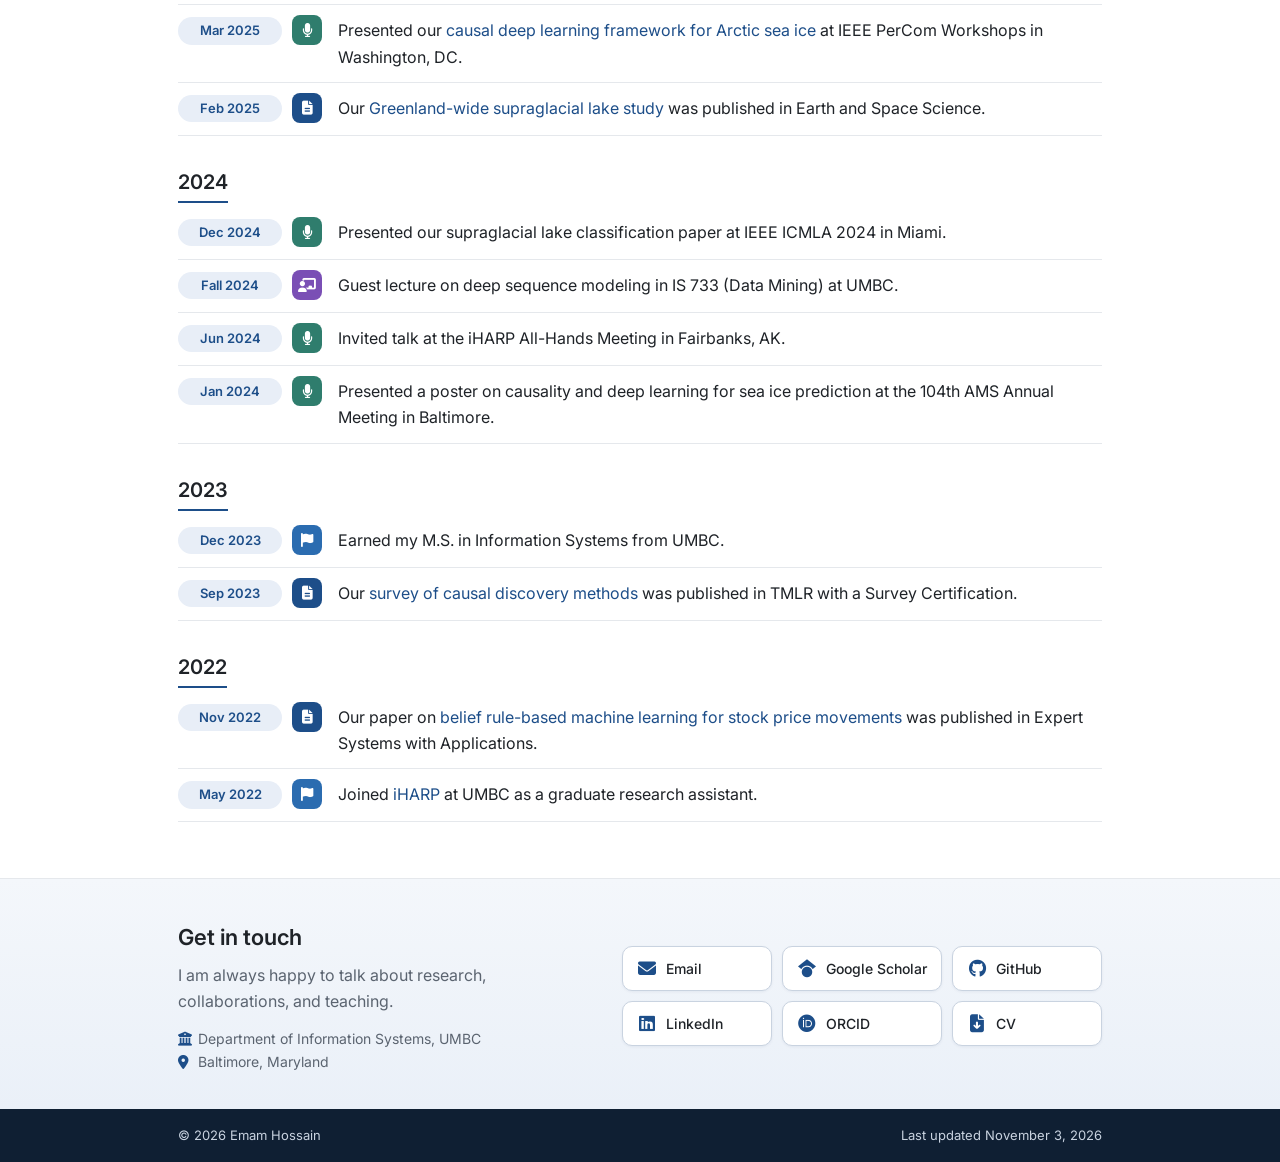
<file: news.html>
<!doctype html>

<html lang="en">
<head>
<meta charset="utf-8"/><meta content="width=device-width, initial-scale=1, viewport-fit=cover" name="viewport"/>
<title>News | Emam Hossain</title>
<meta content="News from Emam Hossain: papers, talks, awards, teaching, and service." name="description"/>
<meta content="Emam Hossain" name="author"/>
<link href="https://ehfahad.github.io/news.html" rel="canonical"/>
<meta content="website" property="og:type"/><meta content="News | Emam Hossain" property="og:title"/>
<meta content="News from Emam Hossain: papers, talks, awards, teaching, and service." property="og:description"/><meta content="https://ehfahad.github.io/news.html" property="og:url"/>
<meta content="https://ehfahad.github.io/assets/photo.jpg" property="og:image"/><meta content="summary" name="twitter:card"/>
<meta content="#1d4e89" name="theme-color"/><meta content="light dark" name="color-scheme"/>
<link href="assets/favicon.svg" rel="icon" type="image/svg+xml"/><link href="assets/favicon-32.png" rel="icon" sizes="32x32" type="image/png"/>
<link href="assets/apple-touch-icon.png" rel="apple-touch-icon"/>
<link href="https://fonts.googleapis.com" rel="preconnect"/><link crossorigin="" href="https://fonts.gstatic.com" rel="preconnect"/>
<link href="https://fonts.googleapis.com/css2?family=Inter:wght@300;400;500;600;700&amp;display=swap" rel="stylesheet"/>
<link href="https://cdnjs.cloudflare.com/ajax/libs/font-awesome/6.5.2/css/all.min.css" rel="stylesheet"/>
<link href="site.css?v=0a09b5d97c6c" rel="stylesheet"/><script src="site.js?v=0a09b5d97c6c"></script>
</head>
<body>
<a class="skip-link" href="#main">Skip to content</a>
<nav aria-label="Main navigation"><div class="wrap"><a class="brand" href="index.html"><b>Emam</b> Hossain</a>
<div class="menu" id="main-menu"><a href="index.html">Home</a><a href="research.html">Research</a><a href="publications.html">Publications</a><a href="teaching.html">Teaching</a><a href="experience.html">Experience</a><a aria-current="page" class="active" href="news.html">News</a><a href="awards.html">Service</a></div>
<div class="navr"><button aria-label="Toggle dark mode" aria-pressed="false" class="theme-toggle" id="theme-toggle" onclick="toggleTheme()" title="Switch between light and dark mode" type="button"><i aria-hidden="true" class="fa-solid fa-circle-half-stroke"></i></button>
<button aria-controls="main-menu" aria-expanded="false" aria-label="Menu" class="menu-btn" onclick="toggleMenu(this)"><i aria-hidden="true" class="fa-solid fa-bars"></i></button></div></div></nav>
<main class="wrap" id="main" tabindex="-1">
<div class="pagehead"><p class="eyebrow">News</p><h1>News</h1>
<p class="lead">Papers, talks, teaching, and other updates.</p></div><div aria-label="Filter news" class="chips" role="group"><button aria-pressed="true" class="chip on" data-c="all" onclick="filt('all')">All</button><button aria-pressed="false" class="chip" data-c="paper" onclick="filt('paper')">Papers</button><button aria-pressed="false" class="chip" data-c="talk" onclick="filt('talk')">Talks</button><button aria-pressed="false" class="chip" data-c="award" onclick="filt('award')">Awards</button><button aria-pressed="false" class="chip" data-c="teach" onclick="filt('teach')">Teaching and mentoring</button><button aria-pressed="false" class="chip" data-c="service" onclick="filt('service')">Service</button><button aria-pressed="false" class="chip" data-c="mile" onclick="filt('mile')">Milestones</button></div><p aria-atomic="true" aria-live="polite" class="sr-only" id="news-status" role="status"></p><div class="yblock"><p class="year">2026</p><ul class="news"><li data-c="talk"><span class="date">Nov 2026</span><span class="ic talk"><i aria-hidden="true" class="fa-solid fa-microphone"></i></span><p>Presented our paper on <a href="https://arxiv.org/abs/2608.30113" rel="noopener" target="_blank">predicting supraglacial lake fate early in the melt season</a> at ACM SIGSPATIAL PolDS 2026 in Riverside, CA.</p></li><li data-c="teach"><span class="date">Oct 2026</span><span class="ic teach"><i aria-hidden="true" class="fa-solid fa-chalkboard-user"></i></span><p>Guest lecture on deep sequence modeling in IS 428 (Data Mining Techniques and Applications), an undergraduate course at UMBC.</p></li><li data-c="paper"><span class="date">Oct 2026</span><span class="ic paper"><i aria-hidden="true" class="fa-solid fa-file-lines"></i></span><p>Our paper on <a href="https://arxiv.org/abs/2610.04066" rel="noopener" target="_blank">glacier calving-front delineation in SAR imagery</a> was accepted at IEEE ICMLA 2026 in Rochester, MI.</p></li><li data-c="talk"><span class="date">Aug 2026</span><span class="ic talk"><i aria-hidden="true" class="fa-solid fa-microphone"></i></span><p>Presented our position paper, <i>Moving Beyond Correlation: Causal AI for Generalizable Climate Science</i>, at the NSF HDR Ecosystem Conference in Chicago.</p></li><li data-c="paper"><span class="date">Aug 2026</span><span class="ic paper"><i aria-hidden="true" class="fa-solid fa-file-lines"></i></span><p>Our paper on <a href="https://arxiv.org/abs/2610.04073" rel="noopener" target="_blank">inductive biases in cryospheric image classification</a> appeared at IEEE IGARSS 2026.</p></li><li data-c="teach"><span class="date">Aug 2026</span><span class="ic teach"><i aria-hidden="true" class="fa-solid fa-chalkboard-user"></i></span><p>Started peer mentoring a first-year Ph.D. student in the <a href="https://causalai.umbc.edu/" rel="noopener" target="_blank">Causal AI Lab</a>.</p></li><li data-c="award"><span class="date">May 2026</span><span class="ic award"><i aria-hidden="true" class="fa-solid fa-award"></i></span><p>Received a Doctorate Student Award at UMBC COEIT Research Day for work on refining partial causal graphs through interventional representation learning.</p></li><li data-c="talk"><span class="date">Apr 2026</span><span class="ic talk"><i aria-hidden="true" class="fa-solid fa-microphone"></i></span><p>Gave an invited flash talk on reproducing supraglacial lake detection benchmarks at the FARR Workshop in Washington, DC.</p></li><li data-c="service"><span class="date">Apr 2026</span><span class="ic service"><i aria-hidden="true" class="fa-solid fa-people-group"></i></span><p>The <a href="https://www.codabench.org/competitions/10801/" rel="noopener" target="_blank">coastal flooding sub-challenge</a> of the NSF HDR ML Challenge closed with 2,709 submissions from 151 participants.</p></li><li data-c="teach"><span class="date">Mar 2026</span><span class="ic teach"><i aria-hidden="true" class="fa-solid fa-chalkboard-user"></i></span><p>Led and presented the <a href="https://iharp.umbc.edu/artificial-intelligence-series/" rel="noopener" target="_blank">Explainable AI workshop</a> in the iHARP Artificial Intelligence Series.</p></li><li data-c="teach"><span class="date">Spring 2026</span><span class="ic teach"><i aria-hidden="true" class="fa-solid fa-chalkboard-user"></i></span><p>Guest lecture on causal representation learning in IS 790 (Causal AI) at UMBC.</p></li></ul></div><div class="yblock"><p class="year">2025</p><ul class="news"><li data-c="talk"><span class="date">Dec 2025</span><span class="ic talk"><i aria-hidden="true" class="fa-solid fa-microphone"></i></span><p>Presented <a href="https://doi.org/10.1109/ICMLA66185.2025.00187" rel="noopener" target="_blank">RIC-TSC</a> at IEEE ICMLA 2025 in Boca Raton, FL.</p></li><li data-c="talk"><span class="date">Nov 2025</span><span class="ic talk"><i aria-hidden="true" class="fa-solid fa-microphone"></i></span><p>Invited talk on causal time series modeling of supraglacial lakes at the iHARP All-Hands Meeting and ACM SIGSPATIAL PolDS 2025 in Minneapolis.</p></li><li data-c="teach"><span class="date">Fall 2025</span><span class="ic teach"><i aria-hidden="true" class="fa-solid fa-chalkboard-user"></i></span><p>Guest lecture on deep sequence modeling in IS 733 (Data Mining) at UMBC.</p></li><li data-c="paper"><span class="date">Aug 2025</span><span class="ic paper"><i aria-hidden="true" class="fa-solid fa-file-lines"></i></span><p><a href="https://doi.org/10.1145/3711896.3737439" rel="noopener" target="_blank">TimeGraph</a> appeared at ACM SIGKDD 2025 in the Datasets and Benchmarks Track.</p></li><li data-c="paper"><span class="date">Aug 2025</span><span class="ic paper"><i aria-hidden="true" class="fa-solid fa-file-lines"></i></span><p>Our paper on <a href="https://doi.org/10.48550/arXiv.2509.09128" rel="noopener" target="_blank">causal time series modeling for Arctic sea ice</a> appeared at the IJCAI Workshop on AI for Time Series in Montreal.</p></li><li data-c="service"><span class="date">Jul 2025</span><span class="ic service"><i aria-hidden="true" class="fa-solid fa-people-group"></i></span><p>Became team lead for iHARP’s sub-challenge in the NSF HDR Machine Learning Challenge (Year 2).</p></li><li data-c="award"><span class="date">Apr 2025</span><span class="ic award"><i aria-hidden="true" class="fa-solid fa-award"></i></span><p>Received a Doctorate Student Award (Honorable Mention) at UMBC COEIT Research Day.</p></li><li data-c="talk"><span class="date">Mar 2025</span><span class="ic talk"><i aria-hidden="true" class="fa-solid fa-microphone"></i></span><p>Presented our <a href="https://doi.org/10.1109/PerComWorkshops65533.2025.00042" rel="noopener" target="_blank">causal deep learning framework for Arctic sea ice</a> at IEEE PerCom Workshops in Washington, DC.</p></li><li data-c="paper"><span class="date">Feb 2025</span><span class="ic paper"><i aria-hidden="true" class="fa-solid fa-file-lines"></i></span><p>Our <a href="https://doi.org/10.1029/2024EA003793" rel="noopener" target="_blank">Greenland-wide supraglacial lake study</a> was published in Earth and Space Science.</p></li></ul></div><div class="yblock"><p class="year">2024</p><ul class="news"><li data-c="talk"><span class="date">Dec 2024</span><span class="ic talk"><i aria-hidden="true" class="fa-solid fa-microphone"></i></span><p>Presented our supraglacial lake classification paper at IEEE ICMLA 2024 in Miami.</p></li><li data-c="teach"><span class="date">Fall 2024</span><span class="ic teach"><i aria-hidden="true" class="fa-solid fa-chalkboard-user"></i></span><p>Guest lecture on deep sequence modeling in IS 733 (Data Mining) at UMBC.</p></li><li data-c="talk"><span class="date">Jun 2024</span><span class="ic talk"><i aria-hidden="true" class="fa-solid fa-microphone"></i></span><p>Invited talk at the iHARP All-Hands Meeting in Fairbanks, AK.</p></li><li data-c="talk"><span class="date">Jan 2024</span><span class="ic talk"><i aria-hidden="true" class="fa-solid fa-microphone"></i></span><p>Presented a poster on causality and deep learning for sea ice prediction at the 104th AMS Annual Meeting in Baltimore.</p></li></ul></div><div class="yblock"><p class="year">2023</p><ul class="news"><li data-c="mile"><span class="date">Dec 2023</span><span class="ic mile"><i aria-hidden="true" class="fa-solid fa-flag"></i></span><p>Earned my M.S. in Information Systems from UMBC.</p></li><li data-c="paper"><span class="date">Sep 2023</span><span class="ic paper"><i aria-hidden="true" class="fa-solid fa-file-lines"></i></span><p>Our <a href="https://openreview.net/forum?id=YdMrdhGx9y" rel="noopener" target="_blank">survey of causal discovery methods</a> was published in TMLR with a Survey Certification.</p></li></ul></div><div class="yblock"><p class="year">2022</p><ul class="news"><li data-c="paper"><span class="date">Nov 2022</span><span class="ic paper"><i aria-hidden="true" class="fa-solid fa-file-lines"></i></span><p>Our paper on <a href="https://doi.org/10.1016/j.eswa.2022.117706" rel="noopener" target="_blank">belief rule-based machine learning for stock price movements</a> was published in Expert Systems with Applications.</p></li><li data-c="mile"><span class="date">May 2022</span><span class="ic mile"><i aria-hidden="true" class="fa-solid fa-flag"></i></span><p>Joined <a href="https://iharp.umbc.edu/" rel="noopener" target="_blank">iHARP</a> at UMBC as a graduate research assistant.</p></li></ul></div>
</main>
<div class="band"><div class="wrap">
<div><h3>Get in touch</h3>
<p>I am always happy to talk about research, collaborations, and teaching.</p>
<div class="where"><div><i aria-hidden="true" class="fa-solid fa-building-columns"></i>Department of Information Systems, UMBC</div>
<div><i aria-hidden="true" class="fa-solid fa-location-dot"></i>Baltimore, Maryland</div></div></div>
<div class="cbtns">
<a href="mailto:emamh1@umbc.edu"><i aria-hidden="true" class="fa-solid fa-envelope"></i>Email</a>
<a href="https://scholar.google.com/citations?user=ZDVEJJMAAAAJ" rel="noopener" target="_blank"><i aria-hidden="true" class="fa-brands fa-google-scholar"></i>Google Scholar</a>
<a href="https://github.com/ehfahad/" rel="noopener" target="_blank"><i aria-hidden="true" class="fa-brands fa-github"></i>GitHub</a>
<a href="https://www.linkedin.com/in/hossainemam/" rel="noopener" target="_blank"><i aria-hidden="true" class="fa-brands fa-linkedin"></i>LinkedIn</a>
<a href="https://orcid.org/0000-0002-6422-1895" rel="noopener" target="_blank"><i aria-hidden="true" class="fa-brands fa-orcid"></i>ORCID</a>
<a href="assets/Hossain_Emam_CV.pdf" rel="noopener" target="_blank"><i aria-hidden="true" class="fa-solid fa-file-arrow-down"></i>CV</a>
</div></div></div>
<footer><div class="wrap"><span>© 2026 Emam Hossain</span><span>Last updated <time datetime="2026-11-03">November 3, 2026</time></span></div></footer>
<dialog aria-labelledby="figure-caption" class="figure-dialog" id="figure-dialog"><button autofocus="" onclick="this.closest('dialog').close()" type="button">Close figure</button><img alt=""/><p id="figure-caption"></p></dialog>
</body></html>
</file>
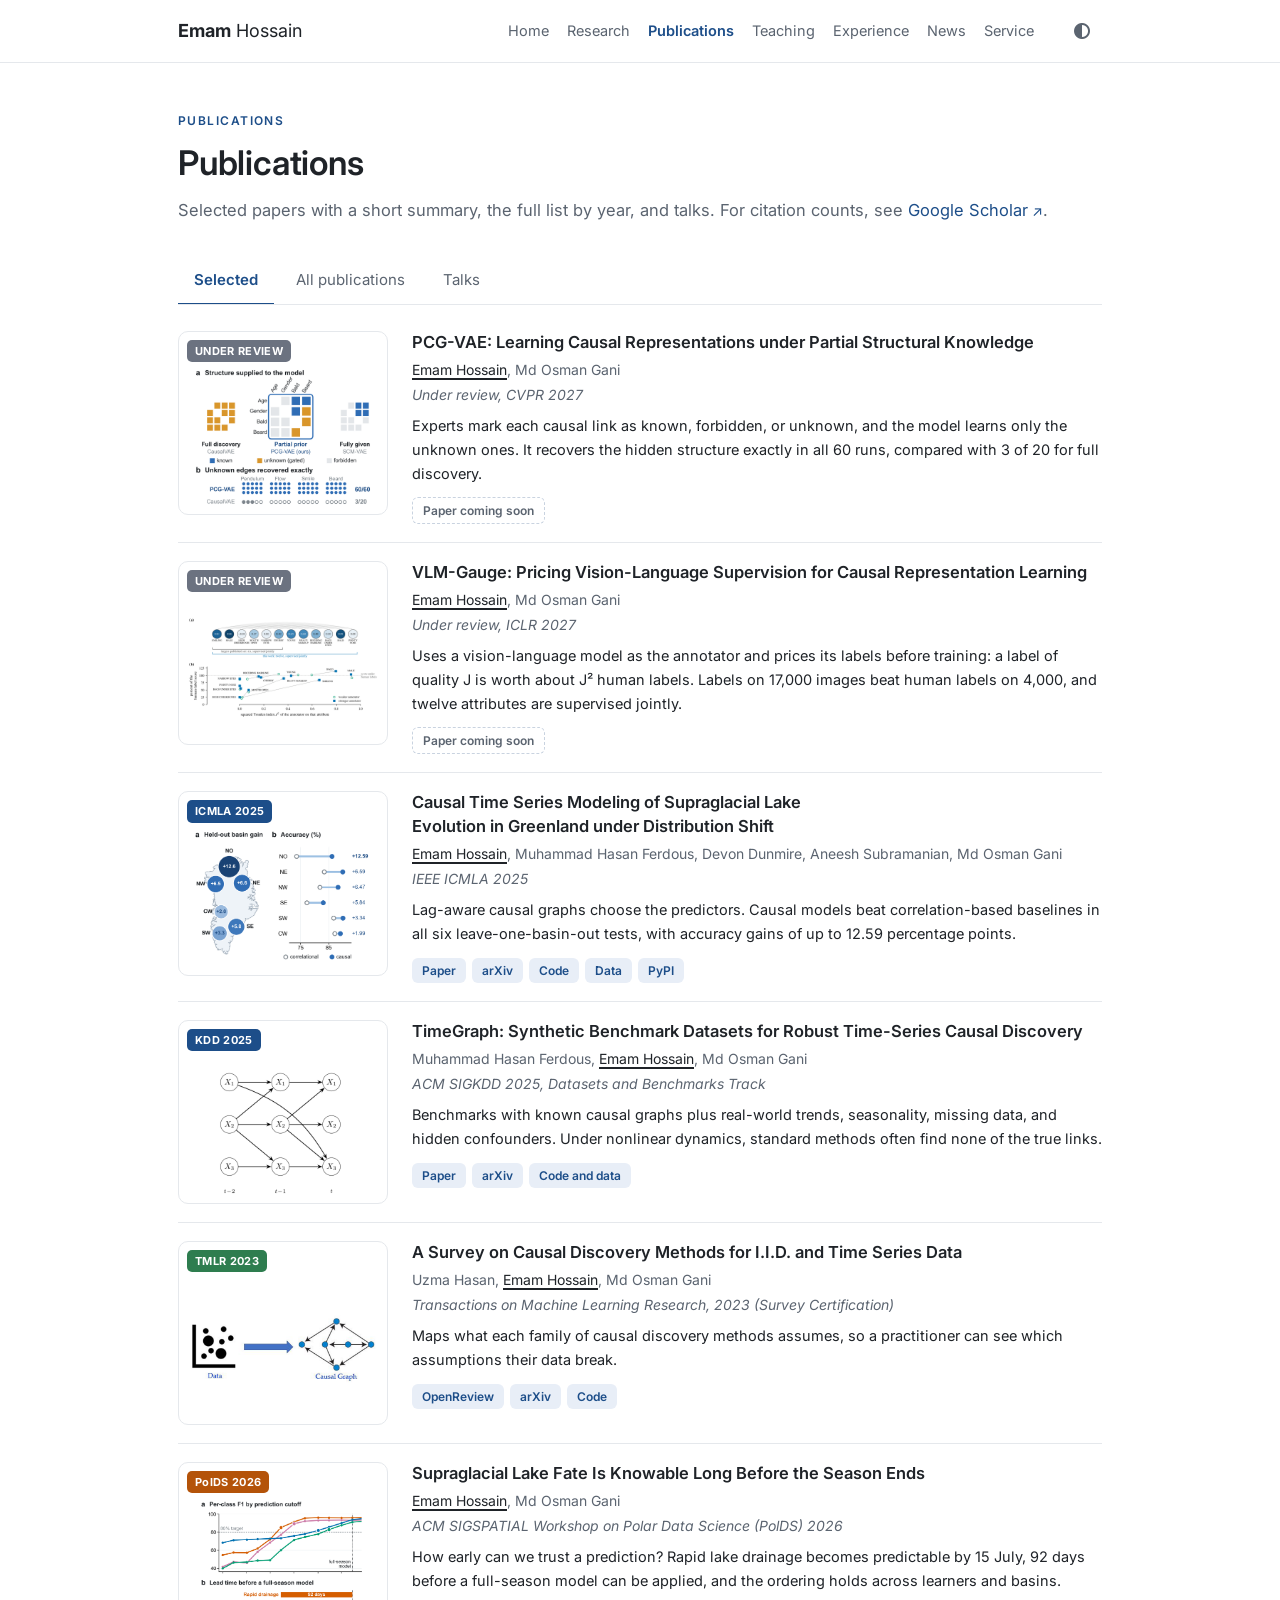
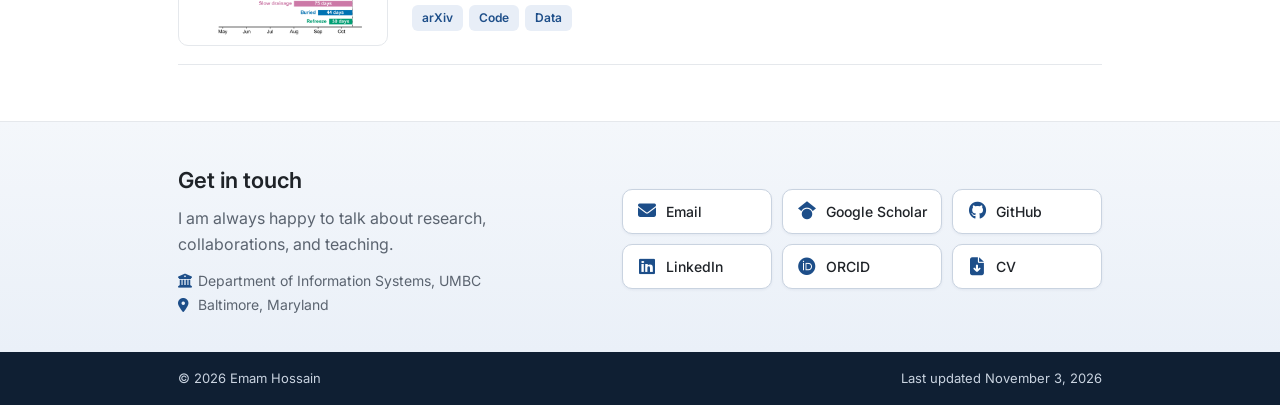
<file: publications.html>
<!doctype html>

<html lang="en">
<head>
<meta charset="utf-8"/><meta content="width=device-width, initial-scale=1, viewport-fit=cover" name="viewport"/>
<title>Publications | Emam Hossain</title>
<meta content="Publications and talks by Emam Hossain, with links to papers, code, and data." name="description"/>
<meta content="Emam Hossain" name="author"/>
<link href="https://ehfahad.github.io/publications.html" rel="canonical"/>
<meta content="website" property="og:type"/><meta content="Publications | Emam Hossain" property="og:title"/>
<meta content="Publications and talks by Emam Hossain, with links to papers, code, and data." property="og:description"/><meta content="https://ehfahad.github.io/publications.html" property="og:url"/>
<meta content="https://ehfahad.github.io/assets/photo.jpg" property="og:image"/><meta content="summary" name="twitter:card"/>
<meta content="#1d4e89" name="theme-color"/><meta content="light dark" name="color-scheme"/>
<link href="assets/favicon.svg" rel="icon" type="image/svg+xml"/><link href="assets/favicon-32.png" rel="icon" sizes="32x32" type="image/png"/>
<link href="assets/apple-touch-icon.png" rel="apple-touch-icon"/>
<link href="https://fonts.googleapis.com" rel="preconnect"/><link crossorigin="" href="https://fonts.gstatic.com" rel="preconnect"/>
<link href="https://fonts.googleapis.com/css2?family=Inter:wght@300;400;500;600;700&amp;display=swap" rel="stylesheet"/>
<link href="https://cdnjs.cloudflare.com/ajax/libs/font-awesome/6.5.2/css/all.min.css" rel="stylesheet"/>
<link href="site.css?v=0a09b5d97c6c" rel="stylesheet"/><script src="site.js?v=0a09b5d97c6c"></script>
</head>
<body>
<a class="skip-link" href="#main">Skip to content</a>
<nav aria-label="Main navigation"><div class="wrap"><a class="brand" href="index.html"><b>Emam</b> Hossain</a>
<div class="menu" id="main-menu"><a href="index.html">Home</a><a href="research.html">Research</a><a aria-current="page" class="active" href="publications.html">Publications</a><a href="teaching.html">Teaching</a><a href="experience.html">Experience</a><a href="news.html">News</a><a href="awards.html">Service</a></div>
<div class="navr"><button aria-label="Toggle dark mode" aria-pressed="false" class="theme-toggle" id="theme-toggle" onclick="toggleTheme()" title="Switch between light and dark mode" type="button"><i aria-hidden="true" class="fa-solid fa-circle-half-stroke"></i></button>
<button aria-controls="main-menu" aria-expanded="false" aria-label="Menu" class="menu-btn" onclick="toggleMenu(this)"><i aria-hidden="true" class="fa-solid fa-bars"></i></button></div></div></nav>
<main class="wrap" id="main" tabindex="-1">
<div class="pagehead"><p class="eyebrow">Publications</p><h1>Publications</h1>
<p class="lead">Selected papers with a short summary, the full list by year, and talks. For citation counts, see <a class="ext" href="https://scholar.google.com/citations?user=ZDVEJJMAAAAJ" rel="noopener" target="_blank">Google Scholar</a>.</p></div>
<div aria-label="Publication lists" class="tabs" role="tablist"><button aria-controls="panel-sel" aria-selected="true" class="tab on" data-g="p" data-id="sel" id="tab-sel" onclick="showTab('p','sel')" role="tab" tabindex="0">Selected</button>
<button aria-controls="panel-all" aria-selected="false" class="tab" data-g="p" data-id="all" id="tab-all" onclick="showTab('p','all')" role="tab" tabindex="-1">All publications</button>
<button aria-controls="panel-talks" aria-selected="false" class="tab" data-g="p" data-id="talks" id="tab-talks" onclick="showTab('p','talks')" role="tab" tabindex="-1">Talks</button></div>
<div aria-labelledby="tab-sel" class="panel on" data-g="p" data-id="sel" id="panel-sel" role="tabpanel"><div class="pub"><div class="thumb"><span class="badge k-ur">UNDER REVIEW</span><a aria-haspopup="dialog" aria-label="Enlarge Figure for PCG-VAE: Learning Causal Representations under Partial Structural Knowledge" class="figure-open" href="assets/pcgvae.png"><img alt="Figure for PCG-VAE: Learning Causal Representations under Partial Structural Knowledge" decoding="async" height="772" loading="lazy" src="assets/pcgvae.png" width="1000"/></a></div><div><p class="ptitle">PCG-VAE: Learning Causal Representations under Partial Structural Knowledge</p><p class="authors"><span class="me">Emam Hossain</span>, Md Osman Gani</p><p class="venue">Under review, CVPR 2027</p><p class="tldr">Experts mark each causal link as known, forbidden, or unknown, and the model learns only the unknown ones. It recovers the hidden structure exactly in all 60 runs, compared with 3 of 20 for full discovery.</p><div class="btns"><span>Paper coming soon</span></div></div></div><div class="pub"><div class="thumb"><span class="badge k-ur">UNDER REVIEW</span><a aria-haspopup="dialog" aria-label="Enlarge Figure for VLM-Gauge: Pricing Vision-Language Supervision for Causal Representation Learning" class="figure-open" href="assets/vlmgauge.png"><img alt="Figure for VLM-Gauge: Pricing Vision-Language Supervision for Causal Representation Learning" decoding="async" height="536" loading="lazy" src="assets/vlmgauge.png" width="1000"/></a></div><div><p class="ptitle">VLM-Gauge: Pricing Vision-Language Supervision for Causal Representation Learning</p><p class="authors"><span class="me">Emam Hossain</span>, Md Osman Gani</p><p class="venue">Under review, ICLR 2027</p><p class="tldr">Uses a vision-language model as the annotator and prices its labels before training: a label of quality J is worth about J² human labels. Labels on 17,000 images beat human labels on 4,000, and twelve attributes are supervised jointly.</p><div class="btns"><span>Paper coming soon</span></div></div></div><div class="pub"><div class="thumb"><span class="badge k-conf">ICMLA 2025</span><a aria-haspopup="dialog" aria-label="Enlarge Figure for Causal Time Series Modeling of Supraglacial Lake Evolution in Greenland under Distribution Shift" class="figure-open" href="assets/rictsc.png"><img alt="Figure for Causal Time Series Modeling of Supraglacial Lake Evolution in Greenland under Distribution Shift" decoding="async" height="774" loading="lazy" src="assets/rictsc.png" width="1000"/></a></div><div><p class="ptitle">Causal Time Series Modeling of Supraglacial Lake Evolution in Greenland under Distribution Shift</p><p class="authors"><span class="me">Emam Hossain</span>, Muhammad Hasan Ferdous, Devon Dunmire, Aneesh Subramanian, Md Osman Gani</p><p class="venue">IEEE ICMLA 2025</p><p class="tldr">Lag-aware causal graphs choose the predictors. Causal models beat correlation-based baselines in all six leave-one-basin-out tests, with accuracy gains of up to 12.59 percentage points.</p><div class="btns"><a href="https://doi.org/10.1109/ICMLA66185.2025.00187" rel="noopener" target="_blank">Paper</a><a href="https://doi.org/10.48550/arXiv.2510.15265" rel="noopener" target="_blank">arXiv</a><a href="https://github.com/iharp-institute/Causal-time-series-modeling-of-supraglacial-lake-evolution-in-Greenland-under-distribution-shift" rel="noopener" target="_blank">Code</a><a href="https://doi.org/10.5281/zenodo.15833259" rel="noopener" target="_blank">Data</a><a href="https://pypi.org/project/rictsc/" rel="noopener" target="_blank">PyPI</a></div></div></div><div class="pub"><div class="thumb"><span class="badge k-conf">KDD 2025</span><a aria-haspopup="dialog" aria-label="Enlarge Figure for TimeGraph: Synthetic Benchmark Datasets for Robust Time-Series Causal Discovery" class="figure-open" href="assets/timegraph.png"><img alt="Figure for TimeGraph: Synthetic Benchmark Datasets for Robust Time-Series Causal Discovery" decoding="async" height="776" loading="lazy" src="assets/timegraph.png" width="1000"/></a></div><div><p class="ptitle">TimeGraph: Synthetic Benchmark Datasets for Robust Time-Series Causal Discovery</p><p class="authors">Muhammad Hasan Ferdous, <span class="me">Emam Hossain</span>, Md Osman Gani</p><p class="venue">ACM SIGKDD 2025, Datasets and Benchmarks Track</p><p class="tldr">Benchmarks with known causal graphs plus real-world trends, seasonality, missing data, and hidden confounders. Under nonlinear dynamics, standard methods often find none of the true links.</p><div class="btns"><a href="https://doi.org/10.1145/3711896.3737439" rel="noopener" target="_blank">Paper</a><a href="https://doi.org/10.48550/arXiv.2506.01361" rel="noopener" target="_blank">arXiv</a><a href="https://github.com/iharp-institute/TimeGraph-Synthetic-Benchmark-Datasets-for-Robust-Time-Series-Causal-Discovery" rel="noopener" target="_blank">Code and data</a></div></div></div><div class="pub"><div class="thumb"><span class="badge k-journal">TMLR 2023</span><a aria-haspopup="dialog" aria-label="Enlarge Figure for A Survey on Causal Discovery Methods for I.I.D. and Time Series Data" class="figure-open" href="assets/tmlr.png"><img alt="Figure for A Survey on Causal Discovery Methods for I.I.D. and Time Series Data" decoding="async" height="257" loading="lazy" src="assets/tmlr.png" width="640"/></a></div><div><p class="ptitle">A Survey on Causal Discovery Methods for I.I.D. and Time Series Data</p><p class="authors">Uzma Hasan, <span class="me">Emam Hossain</span>, Md Osman Gani</p><p class="venue">Transactions on Machine Learning Research, 2023 (Survey Certification)</p><p class="tldr">Maps what each family of causal discovery methods assumes, so a practitioner can see which assumptions their data break.</p><div class="btns"><a href="https://openreview.net/forum?id=YdMrdhGx9y" rel="noopener" target="_blank">OpenReview</a><a href="https://doi.org/10.48550/arXiv.2303.15027" rel="noopener" target="_blank">arXiv</a><a href="https://github.com/iharp-institute/A-Survey-on-Causal-Discovery-Methods-for-IID-and-Time-Series-Data" rel="noopener" target="_blank">Code</a></div></div></div><div class="pub"><div class="thumb"><span class="badge k-workshop">PolDS 2026</span><a aria-haspopup="dialog" aria-label="Enlarge Figure for Supraglacial Lake Fate Is Knowable Long Before the Season Ends" class="figure-open" href="assets/polds.png"><img alt="Figure for Supraglacial Lake Fate Is Knowable Long Before the Season Ends" decoding="async" height="830" loading="lazy" src="assets/polds.png" width="1000"/></a></div><div><p class="ptitle">Supraglacial Lake Fate Is Knowable Long Before the Season Ends</p><p class="authors"><span class="me">Emam Hossain</span>, Md Osman Gani</p><p class="venue">ACM SIGSPATIAL Workshop on Polar Data Science (PolDS) 2026</p><p class="tldr">How early can we trust a prediction? Rapid lake drainage becomes predictable by 15 July, 92 days before a full-season model can be applied, and the ordering holds across learners and basins.</p><div class="btns"><a href="https://arxiv.org/abs/2608.30113" rel="noopener" target="_blank">arXiv</a><a href="https://github.com/hossainemam/supraglacial-leadtime" rel="noopener" target="_blank">Code</a><a href="https://doi.org/10.5281/zenodo.22085303" rel="noopener" target="_blank">Data</a></div></div></div></div>
<div aria-labelledby="tab-all" class="panel" data-g="p" data-id="all" id="panel-all" role="tabpanel"><p class="year">Under review and in preparation</p><ul class="biblist"><li><span class="n"></span><div><span class="t">Evaluating a Benchmark Dataset for Supraglacial Lake Detection on the Greenland Ice Sheet</span><br/><span class="au">Bayu Adhi Tama, Michael MacFerrin, Josephine Namayanja, Sai Vikas Amaraneni, <span class="me">Emam Hossain</span>, Maloy Kumar Devnath, Vandana Janeja, Aneesh Subramanian, Mohamed Mokbel</span>. <i>In preparation, <i>Nature Scientific Data</i></i>.<div class="meta"><span class="tag k-prep">In preparation</span></div></div></li><li><span class="n"></span><div><span class="t">PCG-VAE: Learning Causal Representations under Partial Structural Knowledge</span><br/><span class="au"><span class="me">Emam Hossain</span>, Md Osman Gani</span>. <i>Under review, IEEE/CVF Conference on Computer Vision and Pattern Recognition (CVPR) 2027</i>.<div class="meta"><span class="tag k-ur">Under review</span></div></div></li><li><span class="n"></span><div><span class="t">VLM-Gauge: Pricing Vision-Language Supervision for Causal Representation Learning</span><br/><span class="au"><span class="me">Emam Hossain</span>, Md Osman Gani</span>. <i>Under review, International Conference on Learning Representations (ICLR) 2027</i>.<div class="meta"><span class="tag k-ur">Under review</span></div></div></li></ul><p class="year">2026</p><ul class="biblist"><li><span class="n">[21]</span><div><span class="t">Supraglacial Lake Fate Is Knowable Long Before the Season Ends</span><br/><span class="au"><span class="me">Emam Hossain</span>, Md Osman Gani</span>. <i>ACM SIGSPATIAL International Workshop on Polar Data Science (PolDS)</i>.<div class="meta"><span class="tag k-workshop">Workshop</span><div class="btns"><a href="https://arxiv.org/abs/2608.30113" rel="noopener" target="_blank">arXiv</a><a href="https://github.com/hossainemam/supraglacial-leadtime" rel="noopener" target="_blank">Code</a><a href="https://doi.org/10.5281/zenodo.22085303" rel="noopener" target="_blank">Data</a></div></div></div></li><li><span class="n">[20]</span><div><span class="t">Evaluating Zone-Guided Front Extraction for Glacier Calving-Front Delineation in SAR Imagery</span><br/><span class="au">Chhaya Kulkarni, <span class="me">Emam Hossain</span></span>. <i>IEEE International Conference on Machine Learning and Applications (ICMLA)</i>.<div class="meta"><span class="tag k-conf">Conference</span><div class="btns"><a href="https://arxiv.org/abs/2610.04066" rel="noopener" target="_blank">arXiv</a></div></div></div></li><li><span class="n">[19]</span><div><span class="t">Why Convolution Still Matters: Evaluating Inductive Biases in Cryospheric Image Classification</span><br/><span class="au">Chhaya Kulkarni, <span class="me">Emam Hossain</span></span>. <i>IEEE International Geoscience and Remote Sensing Symposium (IGARSS)</i>.<div class="meta"><span class="tag k-conf">Conference</span><div class="btns"><a href="https://arxiv.org/abs/2610.04073" rel="noopener" target="_blank">arXiv</a><a href="https://github.com/ChhayaKulkarni/cryospheric-image-classification" rel="noopener" target="_blank">Code</a></div></div></div></li></ul><p class="year">2025</p><ul class="biblist"><li><span class="n">[18]</span><div><span class="t">Causal Time Series Modeling of Supraglacial Lake Evolution in Greenland under Distribution Shift</span><br/><span class="au"><span class="me">Emam Hossain</span>, Muhammad Hasan Ferdous, Devon Dunmire, Aneesh Subramanian, Md Osman Gani</span>. <i>IEEE International Conference on Machine Learning and Applications (ICMLA)</i>.<div class="meta"><span class="tag k-conf">Conference</span><div class="btns"><a href="https://doi.org/10.1109/ICMLA66185.2025.00187" rel="noopener" target="_blank">Paper</a><a href="https://doi.org/10.48550/arXiv.2510.15265" rel="noopener" target="_blank">arXiv</a><a href="https://github.com/iharp-institute/Causal-time-series-modeling-of-supraglacial-lake-evolution-in-Greenland-under-distribution-shift" rel="noopener" target="_blank">Code</a><a href="https://doi.org/10.5281/zenodo.15833259" rel="noopener" target="_blank">Data</a><a href="https://pypi.org/project/rictsc/" rel="noopener" target="_blank">PyPI</a></div></div></div></li><li><span class="n">[17]</span><div><span class="t">TimeGraph: Synthetic Benchmark Datasets for Robust Time-Series Causal Discovery</span><br/><span class="au">Muhammad Hasan Ferdous, <span class="me">Emam Hossain</span>, Md Osman Gani</span>. <i>ACM SIGKDD Conference on Knowledge Discovery and Data Mining (KDD), Datasets and Benchmarks Track</i>.<div class="meta"><span class="tag k-conf">Conference</span><div class="btns"><a href="https://doi.org/10.1145/3711896.3737439" rel="noopener" target="_blank">Paper</a><a href="https://doi.org/10.48550/arXiv.2506.01361" rel="noopener" target="_blank">arXiv</a><a href="https://github.com/iharp-institute/TimeGraph-Synthetic-Benchmark-Datasets-for-Robust-Time-Series-Causal-Discovery" rel="noopener" target="_blank">Code and data</a></div></div></div></li><li><span class="n">[16]</span><div><span class="t">Learning What Matters: Causal Time Series Modeling for Arctic Sea Ice Prediction</span><br/><span class="au"><span class="me">Emam Hossain</span>, Md Osman Gani</span>. <i>IJCAI Workshop on AI for Time Series (AI4TS)</i>.<div class="meta"><span class="tag k-workshop">Workshop</span><div class="btns"><a href="https://doi.org/10.48550/arXiv.2509.09128" rel="noopener" target="_blank">arXiv</a><a href="https://github.com/iharp-institute/Learning-What-Matters-Causal-Time-Series-Modeling-for-Arctic-Sea-Ice-Prediction" rel="noopener" target="_blank">Code</a></div></div></div></li><li><span class="n">[15]</span><div><span class="t">Correlation to Causation: A Causal Deep Learning Framework for Arctic Sea Ice Prediction</span><br/><span class="au"><span class="me">Emam Hossain</span>, Muhammad Hasan Ferdous, Jianwu Wang, Aneesh Subramanian, Md Osman Gani</span>. <i>IEEE International Conference on Pervasive Computing and Communications Workshops (PerCom Workshops)</i>.<div class="meta"><span class="tag k-workshop">Workshop</span><div class="btns"><a href="https://doi.org/10.1109/PerComWorkshops65533.2025.00042" rel="noopener" target="_blank">Paper</a><a href="https://doi.org/10.48550/arXiv.2503.02093" rel="noopener" target="_blank">arXiv</a><a href="https://github.com/iharp-institute/Correlation-to-Causation-A-Causal-Deep-Learning-Framework-for-Arctic-Sea-Ice-Prediction" rel="noopener" target="_blank">Code</a></div></div></div></li><li><span class="n">[14]</span><div><span class="t">Greenland Ice Sheet Wide Supraglacial Lake Evolution and Dynamics: Insights From the 2018 and 2019 Melt Seasons</span><br/><span class="au">Devon Dunmire, Aneesh Subramanian, <span class="me">Emam Hossain</span>, Md Osman Gani, Alison Banwell, Hammad Younas, Brendan Myers</span>. <i>Earth and Space Science</i>.<div class="meta"><span class="tag k-journal">Journal</span><div class="btns"><a href="https://doi.org/10.1029/2024EA003793" rel="noopener" target="_blank">Paper</a><a href="https://doi.org/10.31223/X5871P" rel="noopener" target="_blank">EarthArXiv</a><a href="https://doi.org/10.5281/zenodo.14587025" rel="noopener" target="_blank">Data</a></div></div></div></li><li><span class="n">[13]</span><div><span class="t">Timeseries Classification of Greenland Ice Sheet Supraglacial Lake Evolution and Dynamics</span><br/><span class="au">Devon R. Dunmire, Aneesh Subramanian, <span class="me">Emam Hossain</span>, Alison F. Banwell, Md Osman Gani, Hammad Younas, Brendan Myers</span>. <i>AGU Fall Meeting Abstracts, C33C-04</i>.<div class="meta"><span class="tag k-abstract">Abstract</span><div class="btns"><a href="https://ui.adsabs.harvard.edu/abs/2025AGUFMC33C...04D/abstract" rel="noopener" target="_blank">Abstract</a><a href="https://scholar.google.com/citations?view_op=view_citation&amp;hl=en&amp;user=ZDVEJJMAAAAJ&amp;citation_for_view=ZDVEJJMAAAAJ:M3ejUd6NZC8C" rel="noopener" target="_blank">Google Scholar</a></div></div></div></li></ul><p class="year">2024</p><ul class="biblist"><li><span class="n">[12]</span><div><span class="t">Time Series Classification of Supraglacial Lakes Evolution over Greenland Ice Sheet</span><br/><span class="au"><span class="me">Emam Hossain</span>, Md Osman Gani, Devon Dunmire, Aneesh Subramanian, Hammad Younas</span>. <i>IEEE International Conference on Machine Learning and Applications (ICMLA)</i>.<div class="meta"><span class="tag k-conf">Conference</span><div class="btns"><a href="https://doi.org/10.1109/ICMLA61862.2024.00072" rel="noopener" target="_blank">Paper</a><a href="https://doi.org/10.48550/arXiv.2410.05638" rel="noopener" target="_blank">arXiv</a><a href="https://github.com/iharp-institute/Time-Series-Classification-of-Supraglacial-Lakes-Evolution-over-Greenland-Ice-Sheet" rel="noopener" target="_blank">Code</a></div></div></div></li><li><span class="n">[11]</span><div><span class="t">The Fate of Greenland Ice Sheet Supraglacial Lakes in a Warm and Cool Year</span><br/><span class="au">Aneesh Subramanian, Devon Dunmire, <span class="me">Emam Hossain</span>, Md Osman Gani, Alison Banwell, Brendan Myers</span>. <i>EGU General Assembly, EGU24-20925</i>.<div class="meta"><span class="tag k-abstract">Abstract</span><div class="btns"><a href="https://meetingorganizer.copernicus.org/EGU24/EGU24-20925.html" rel="noopener" target="_blank">Abstract</a><a href="https://doi.org/10.5194/egusphere-egu24-20925" rel="noopener" target="_blank">DOI</a></div></div></div></li><li><span class="n">[10]</span><div><span class="t">Incorporating Causality with Deep Learning in Predicting Short-Term and Seasonal Sea Ice</span><br/><span class="au"><span class="me">Emam Hossain</span>, Sahara Ali, Yiyi Huang, Nicole-Jeanne Schlegel, Jianwu Wang, Aneesh Subramanian, Md Osman Gani</span>. <i>23rd Conference on Artificial Intelligence for Environmental Science, 104th AMS Annual Meeting</i>.<div class="meta"><span class="tag k-abstract">Abstract</span><div class="btns"><a href="https://ams.confex.com/ams/104ANNUAL/webprogram/Paper437004.html" rel="noopener" target="_blank">Abstract</a></div></div></div></li></ul><p class="year">2023</p><ul class="biblist"><li><span class="n">[9]</span><div><span class="t">A Survey on Causal Discovery Methods for I.I.D. and Time Series Data</span><br/><span class="au">Uzma Hasan, <span class="me">Emam Hossain</span>, Md Osman Gani</span>. <i>Transactions on Machine Learning Research (TMLR)</i>.<div class="meta"><span class="tag k-journal">Journal</span><span class="tag soft k-award">Survey Certification</span><div class="btns"><a href="https://openreview.net/forum?id=YdMrdhGx9y" rel="noopener" target="_blank">OpenReview</a><a href="https://doi.org/10.48550/arXiv.2303.15027" rel="noopener" target="_blank">arXiv</a><a href="https://github.com/iharp-institute/A-Survey-on-Causal-Discovery-Methods-for-IID-and-Time-Series-Data" rel="noopener" target="_blank">Code</a></div></div></div></li></ul><p class="year">2022</p><ul class="biblist"><li><span class="n">[8]</span><div><span class="t">Machine Learning with Belief Rule-Based Expert Systems to Predict Stock Price Movements</span><br/><span class="au"><span class="me">Emam Hossain</span>, Mohammad Shahadat Hossain, Pär-Ola Zander, Karl Andersson</span>. <i>Expert Systems with Applications</i>.<div class="meta"><span class="tag k-journal">Journal</span><div class="btns"><a href="https://doi.org/10.1016/j.eswa.2022.117706" rel="noopener" target="_blank">Paper</a></div></div></div></li></ul><p class="year">2021</p><ul class="biblist"><li><span class="n">[7]</span><div><span class="t">Foreign Exchange Currency Rate Prediction Using a GRU-LSTM Hybrid Network</span><br/><span class="au">Md Saiful Islam<sup>†</sup>, <span class="me">Emam Hossain</span></span>. <i>Soft Computing Letters</i>.<div class="meta"><span class="tag k-journal">Journal</span><div class="btns"><a href="https://doi.org/10.1016/j.socl.2020.100009" rel="noopener" target="_blank">Paper</a></div></div></div></li><li><span class="n">[6]</span><div><span class="t">Comparative Analysis of Recurrent Neural Networks in Stock Price Prediction for Different Frequency Domains</span><br/><span class="au">Polash Dey<sup>†</sup>, <span class="me">Emam Hossain</span>, Md Ishtiaque Hossain, Mohammed Armanuzzaman Chowdhury, Md Shariful Alam, Mohammad Shahadat Hossain, Karl Andersson</span>. <i>Algorithms</i>.<div class="meta"><span class="tag k-journal">Journal</span><div class="btns"><a href="https://doi.org/10.3390/a14080251" rel="noopener" target="_blank">Paper</a></div></div></div></li><li><span class="n">[5]</span><div><span class="t">Glaucoma Detection Using Inception Convolutional Neural Network V3</span><br/><span class="au">Tasnim Afroze<sup>†</sup>, Shumia Akther, Mohammed Armanuzzaman Chowdhury, <span class="me">Emam Hossain</span>, Mohammad Shahadat Hossain, Karl Andersson</span>. <i>International Conference on Applied Intelligence and Informatics (AII)</i>.<div class="meta"><span class="tag k-conf">Conference</span><div class="btns"><a href="https://doi.org/10.1007/978-3-030-82269-9_2" rel="noopener" target="_blank">Paper</a></div></div></div></li></ul><p class="year">2020</p><ul class="biblist"><li><span class="n">[4]</span><div><span class="t">A Novel Deep Learning Approach to Predict Air Quality Index</span><br/><span class="au"><span class="me">Emam Hossain</span>, Mohd Arafath Uddin Shariff, Mohammad Shahadat Hossain, Karl Andersson</span>. <i>International Conference on Trends in Computational and Cognitive Engineering (TCCE)</i>.<div class="meta"><span class="tag k-conf">Conference</span><div class="btns"><a href="https://doi.org/10.1007/978-981-33-4673-4_29" rel="noopener" target="_blank">Paper</a></div></div></div></li><li><span class="n">[3]</span><div><span class="t">An Interactive Computer System with Gesture-Based Mouse and Keyboard</span><br/><span class="au">Dipankar Gupta<sup>†</sup>, <span class="me">Emam Hossain</span>, Mohammed Sazzad Hossain, Mohammad Shahadat Hossain, Karl Andersson</span>. <i>International Conference on Intelligent Computing and Optimization (ICO)</i>.<div class="meta"><span class="tag k-conf">Conference</span><div class="btns"><a href="https://doi.org/10.1007/978-3-030-68154-8_76" rel="noopener" target="_blank">Paper</a></div></div></div></li><li><span class="n">[2]</span><div><span class="t">A Review on Recent Advancements in FOREX Currency Prediction</span><br/><span class="au">Md Saiful Islam<sup>†</sup>, <span class="me">Emam Hossain</span>, Abdur Rahman, Mohammad Shahadat Hossain, Karl Andersson</span>. <i>Algorithms</i>.<div class="meta"><span class="tag k-journal">Journal</span><div class="btns"><a href="https://doi.org/10.3390/a13080186" rel="noopener" target="_blank">Paper</a></div></div></div></li></ul><p class="year">2019</p><ul class="biblist"><li><span class="n">[1]</span><div><span class="t">A Digital Personal Assistant Using Bangla Voice Command Recognition and Face Detection</span><br/><span class="au">Dipankar Gupta<sup>†</sup>, <span class="me">Emam Hossain</span>, Mohammad Shahadat Hossain, Karl Andersson, Sazzad Hossain</span>. <i>IEEE International Conference on Robotics, Automation, Artificial-intelligence and Internet-of-Things (RAAICON)</i>.<div class="meta"><span class="tag k-conf">Conference</span><div class="btns"><a href="https://doi.org/10.1109/RAAICON48939.2019.47" rel="noopener" target="_blank">Paper</a></div></div></div></li></ul><p class="note"><sup>†</sup> Undergraduate student I advised.</p></div>
<div aria-labelledby="tab-talks" class="panel" data-g="p" data-id="talks" id="panel-talks" role="tabpanel"><ul class="rows"><li><span class="when">Nov 2026</span><div class="what"><b>Supraglacial Lake Fate Is Knowable Long Before the Season Ends</b><p>Paper presentation, ACM SIGSPATIAL PolDS 2026, Riverside, CA</p></div></li><li><span class="when">Aug 2026</span><div class="what"><b>Moving Beyond Correlation: Causal AI for Generalizable Climate Science</b><p>Position paper presentation, NSF HDR Ecosystem Conference, Chicago, IL</p></div></li><li><span class="when">Apr 2026</span><div class="what"><b>Evaluating Reproducibility of Benchmark Algorithms for Supraglacial Lake Detection</b><p>Invited flash talk and poster, FARR Workshop, Washington, DC</p></div></li><li><span class="when">Dec 2025</span><div class="what"><b>Causal Time Series Modeling of Supraglacial Lake Evolution in Greenland under Distribution Shift</b><p>Paper presentation, IEEE ICMLA 2025, Boca Raton, FL</p></div></li><li><span class="when">Nov 2025</span><div class="what"><b>Causal Time-Series Modeling for Predicting Supraglacial Lake Evolution</b><p>Invited talk, iHARP All-Hands Meeting and ACM SIGSPATIAL PolDS 2025, Minneapolis, MN</p></div></li><li><span class="when">Mar 2025</span><div class="what"><b>Correlation to Causation: A Causal Deep Learning Framework for Arctic Sea Ice Prediction</b><p>Paper presentation, IEEE PerCom Workshops 2025, Washington, DC</p></div></li><li><span class="when">Dec 2024</span><div class="what"><b>Time Series Classification of Supraglacial Lakes Evolution over Greenland Ice Sheet</b><p>Paper presentation, IEEE ICMLA 2024, Miami, FL</p></div></li><li><span class="when">Jun 2024</span><div class="what"><b>Time Series Classification of Supraglacial Lakes Evolution</b><p>Invited talk, iHARP All-Hands Meeting, Fairbanks, AK</p></div></li><li><span class="when">Jan 2024</span><div class="what"><b>Incorporating Causality with Deep Learning in Predicting Short-Term and Seasonal Sea Ice</b><p>Poster, 104th AMS Annual Meeting, Baltimore, MD</p></div></li><li><span class="when">Dec 2020</span><div class="what"><b>A Novel Deep Learning Approach to Predict Air Quality Index</b><p>Paper presentation, TCCE 2020, Dhaka, Bangladesh</p></div></li><li><span class="when">Nov 2019</span><div class="what"><b>A Digital Personal Assistant Using Bangla Voice Command Recognition and Face Detection</b><p>Paper presentation, IEEE RAAICON 2019, Dhaka, Bangladesh</p></div></li></ul></div>
</main>
<div class="band"><div class="wrap">
<div><h3>Get in touch</h3>
<p>I am always happy to talk about research, collaborations, and teaching.</p>
<div class="where"><div><i aria-hidden="true" class="fa-solid fa-building-columns"></i>Department of Information Systems, UMBC</div>
<div><i aria-hidden="true" class="fa-solid fa-location-dot"></i>Baltimore, Maryland</div></div></div>
<div class="cbtns">
<a href="mailto:emamh1@umbc.edu"><i aria-hidden="true" class="fa-solid fa-envelope"></i>Email</a>
<a href="https://scholar.google.com/citations?user=ZDVEJJMAAAAJ" rel="noopener" target="_blank"><i aria-hidden="true" class="fa-brands fa-google-scholar"></i>Google Scholar</a>
<a href="https://github.com/ehfahad/" rel="noopener" target="_blank"><i aria-hidden="true" class="fa-brands fa-github"></i>GitHub</a>
<a href="https://www.linkedin.com/in/hossainemam/" rel="noopener" target="_blank"><i aria-hidden="true" class="fa-brands fa-linkedin"></i>LinkedIn</a>
<a href="https://orcid.org/0000-0002-6422-1895" rel="noopener" target="_blank"><i aria-hidden="true" class="fa-brands fa-orcid"></i>ORCID</a>
<a href="assets/Hossain_Emam_CV.pdf" rel="noopener" target="_blank"><i aria-hidden="true" class="fa-solid fa-file-arrow-down"></i>CV</a>
</div></div></div>
<footer><div class="wrap"><span>© 2026 Emam Hossain</span><span>Last updated <time datetime="2026-11-03">November 3, 2026</time></span></div></footer>
<dialog aria-labelledby="figure-caption" class="figure-dialog" id="figure-dialog"><button autofocus="" onclick="this.closest('dialog').close()" type="button">Close figure</button><img alt=""/><p id="figure-caption"></p></dialog>
</body></html>
</file>
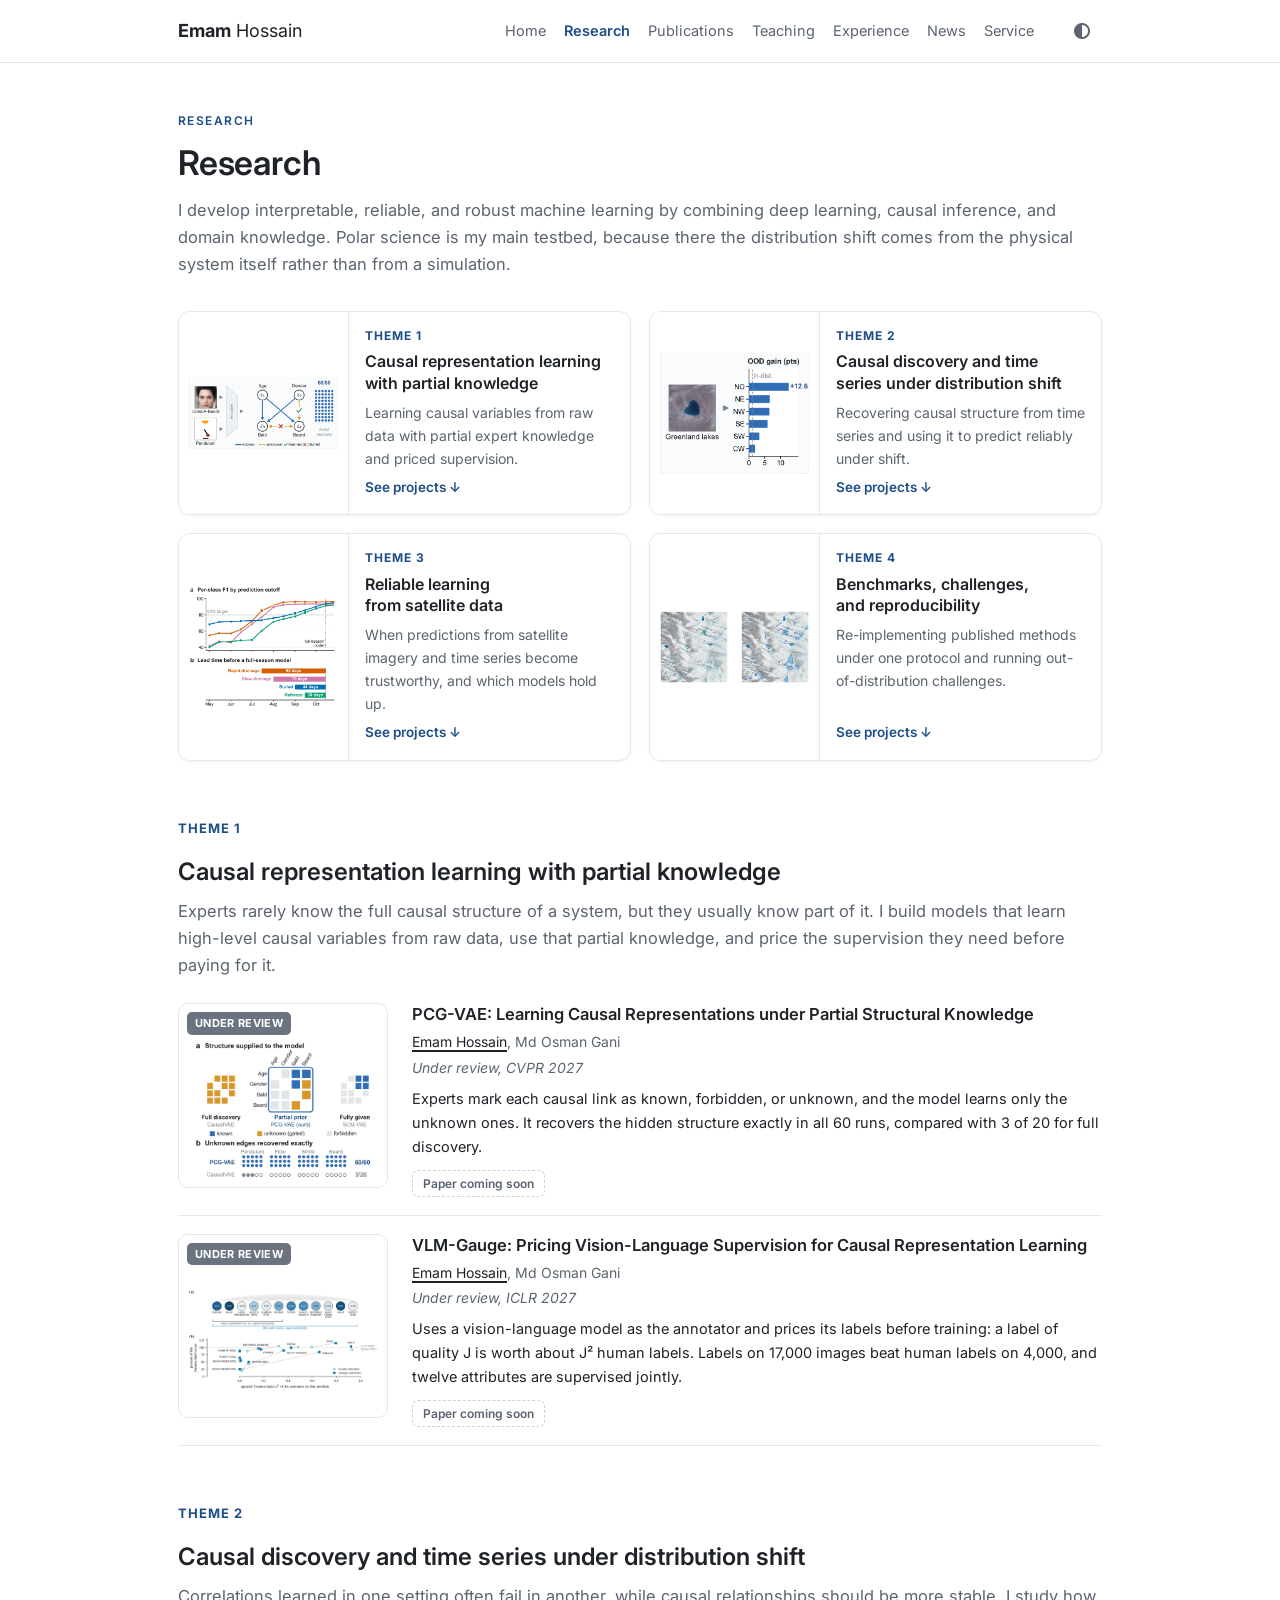
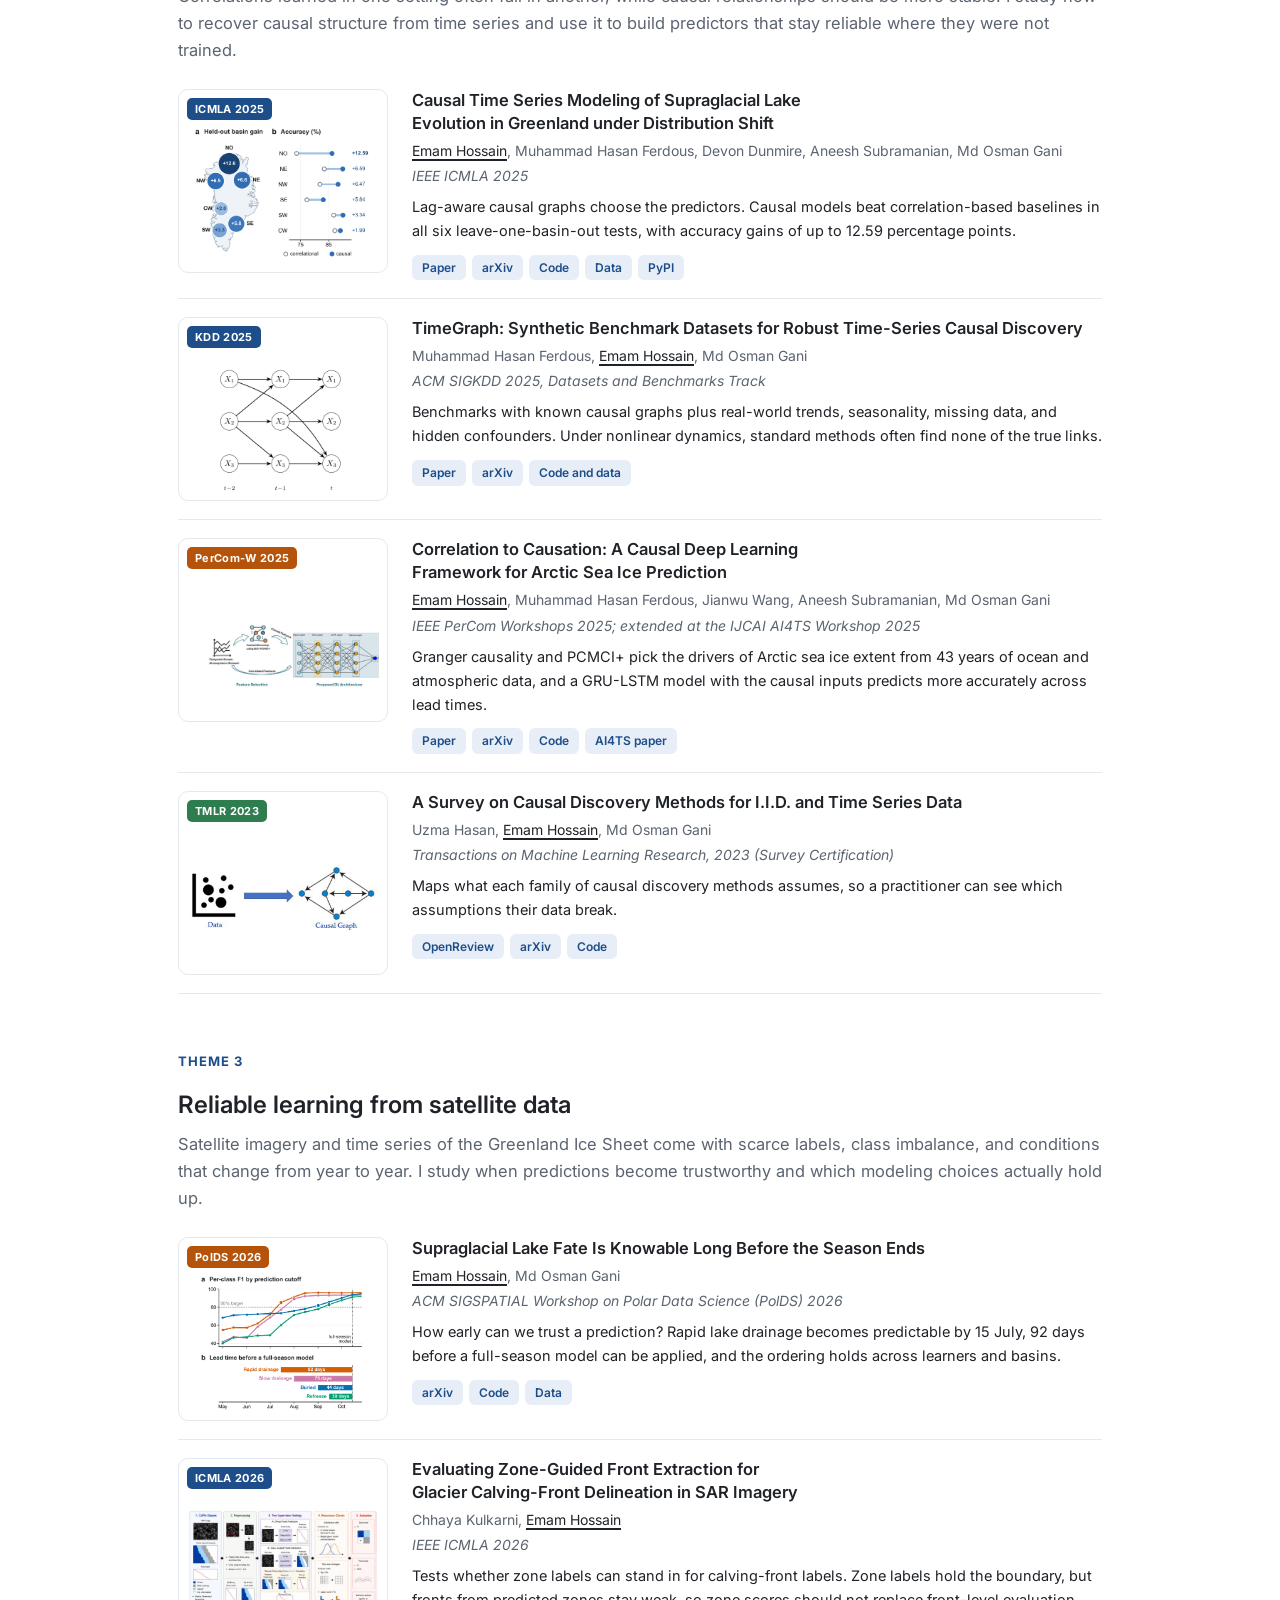
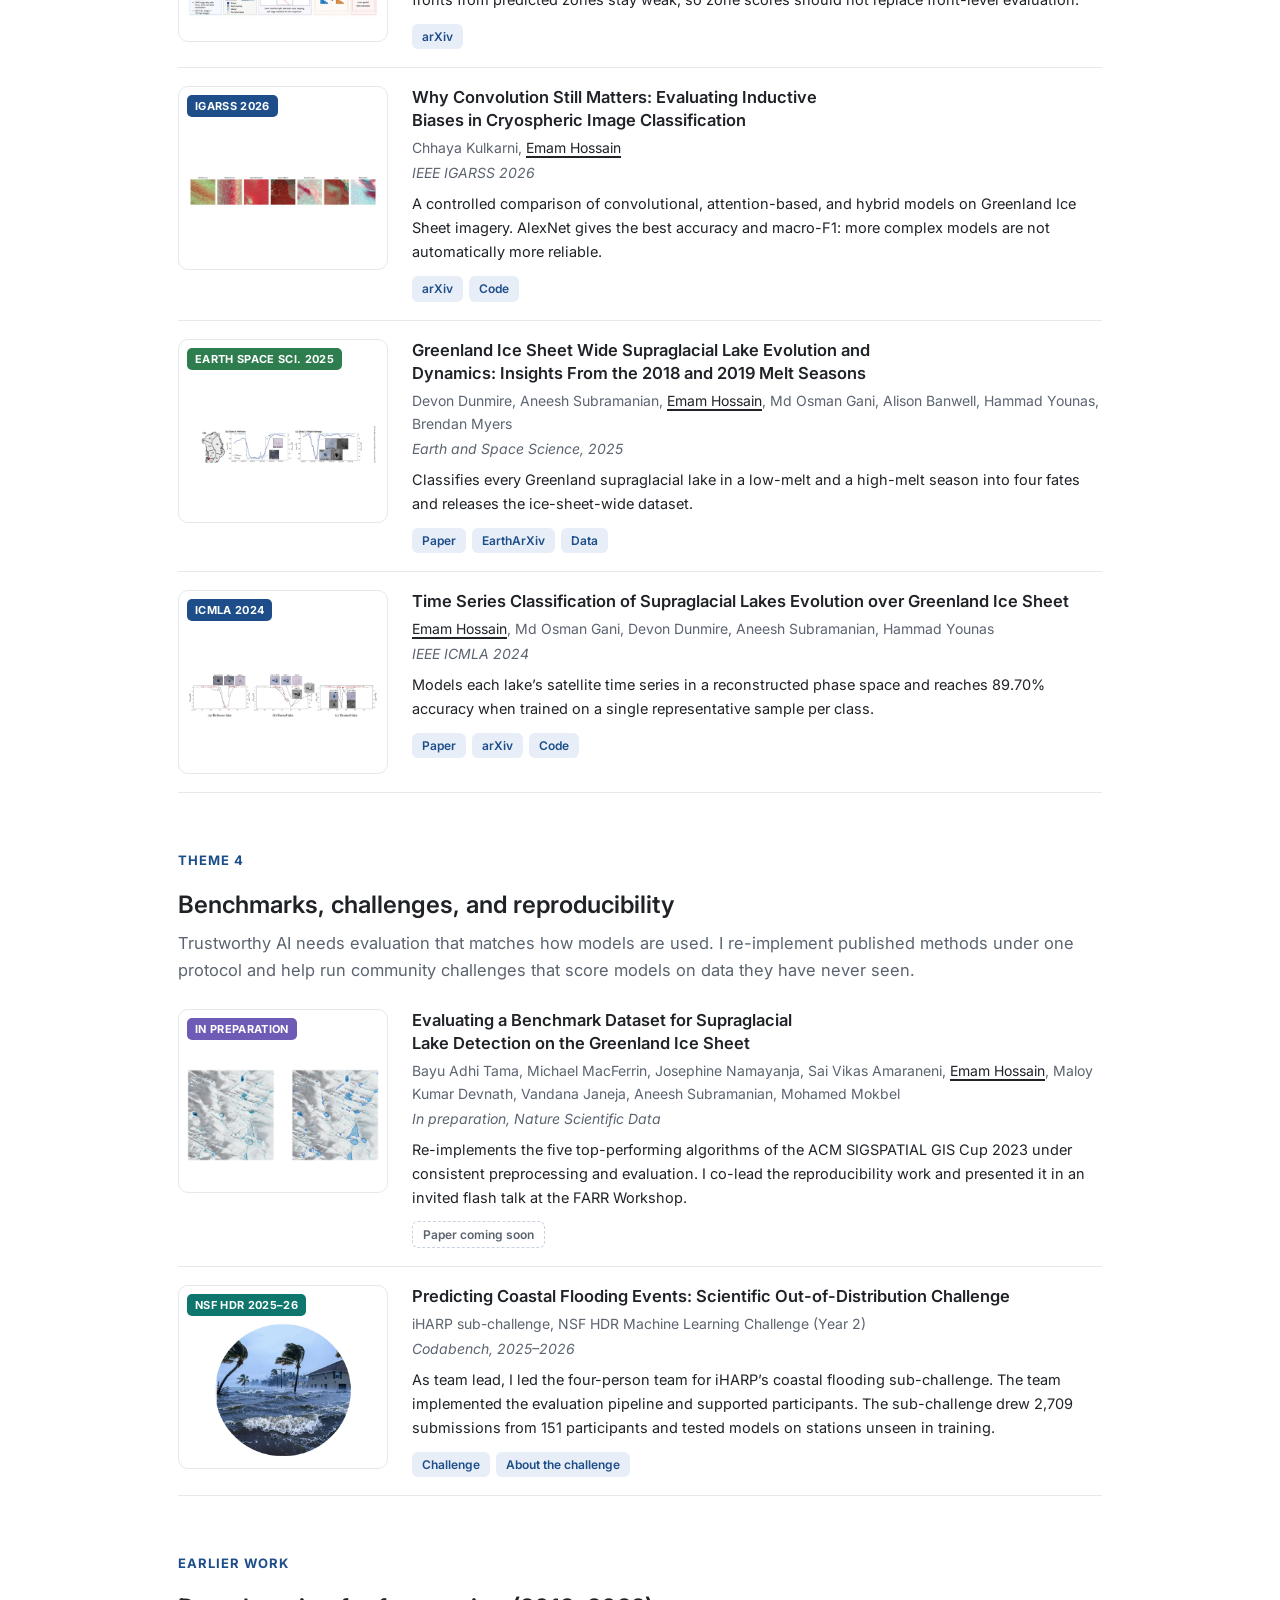
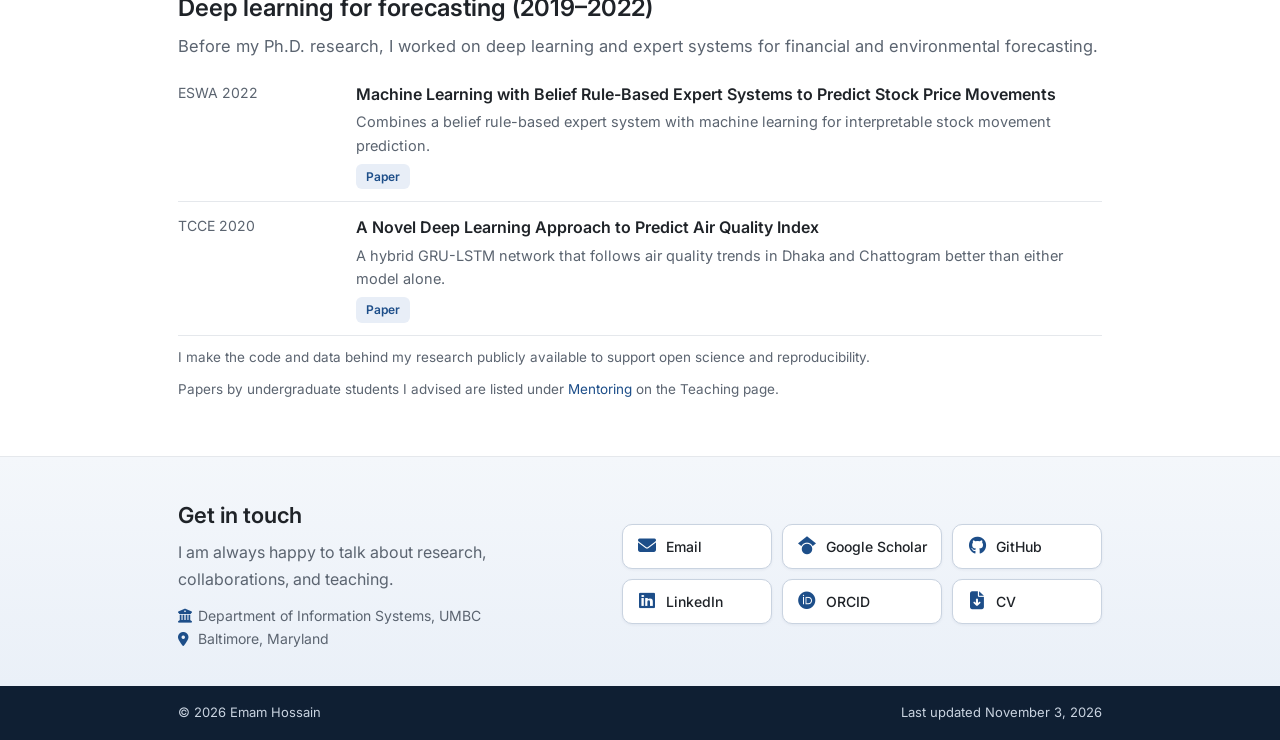
<file: research.html>
<!doctype html>

<html lang="en">
<head>
<meta charset="utf-8"/><meta content="width=device-width, initial-scale=1, viewport-fit=cover" name="viewport"/>
<title>Research | Emam Hossain</title>
<meta content="Research by Emam Hossain: causal representation learning, causal time series under distribution shift, reliable learning from satellite data, and reproducible benchmarks." name="description"/>
<meta content="Emam Hossain" name="author"/>
<link href="https://ehfahad.github.io/research.html" rel="canonical"/>
<meta content="website" property="og:type"/><meta content="Research | Emam Hossain" property="og:title"/>
<meta content="Research by Emam Hossain: causal representation learning, causal time series under distribution shift, reliable learning from satellite data, and reproducible benchmarks." property="og:description"/><meta content="https://ehfahad.github.io/research.html" property="og:url"/>
<meta content="https://ehfahad.github.io/assets/photo.jpg" property="og:image"/><meta content="summary" name="twitter:card"/>
<meta content="#1d4e89" name="theme-color"/><meta content="light dark" name="color-scheme"/>
<link href="assets/favicon.svg" rel="icon" type="image/svg+xml"/><link href="assets/favicon-32.png" rel="icon" sizes="32x32" type="image/png"/>
<link href="assets/apple-touch-icon.png" rel="apple-touch-icon"/>
<link href="https://fonts.googleapis.com" rel="preconnect"/><link crossorigin="" href="https://fonts.gstatic.com" rel="preconnect"/>
<link href="https://fonts.googleapis.com/css2?family=Inter:wght@300;400;500;600;700&amp;display=swap" rel="stylesheet"/>
<link href="https://cdnjs.cloudflare.com/ajax/libs/font-awesome/6.5.2/css/all.min.css" rel="stylesheet"/>
<link href="site.css?v=0a09b5d97c6c" rel="stylesheet"/><script src="site.js?v=0a09b5d97c6c"></script>
</head>
<body>
<a class="skip-link" href="#main">Skip to content</a>
<nav aria-label="Main navigation"><div class="wrap"><a class="brand" href="index.html"><b>Emam</b> Hossain</a>
<div class="menu" id="main-menu"><a href="index.html">Home</a><a aria-current="page" class="active" href="research.html">Research</a><a href="publications.html">Publications</a><a href="teaching.html">Teaching</a><a href="experience.html">Experience</a><a href="news.html">News</a><a href="awards.html">Service</a></div>
<div class="navr"><button aria-label="Toggle dark mode" aria-pressed="false" class="theme-toggle" id="theme-toggle" onclick="toggleTheme()" title="Switch between light and dark mode" type="button"><i aria-hidden="true" class="fa-solid fa-circle-half-stroke"></i></button>
<button aria-controls="main-menu" aria-expanded="false" aria-label="Menu" class="menu-btn" onclick="toggleMenu(this)"><i aria-hidden="true" class="fa-solid fa-bars"></i></button></div></div></nav>
<main class="wrap" id="main" tabindex="-1">
<div class="pagehead"><p class="eyebrow">Research</p><h1>Research</h1>
<p class="lead">I develop interpretable, reliable, and robust machine learning by combining deep learning, causal inference, and domain knowledge. Polar science is my main testbed, because there the distribution shift comes from the physical system itself rather than from a simulation.</p></div>
<div class="themegrid"><div class="tcard"><div class="img"><img alt="" decoding="async" height="483" loading="lazy" src="assets/theme_crl.png" width="1000"/></div><div class="body"><p class="num" style="margin:0;font-size:12px;font-weight:700;color:var(--accent);letter-spacing:.08em">THEME 1</p><h3>Causal representation learning with partial knowledge</h3><p>Learning causal variables from raw data with partial expert knowledge and priced supervision.</p><a class="jump" href="#crl">See projects ↓</a></div></div><div class="tcard"><div class="img"><img alt="" decoding="async" height="777" loading="lazy" src="assets/theme_ts.png" width="946"/></div><div class="body"><p class="num" style="margin:0;font-size:12px;font-weight:700;color:var(--accent);letter-spacing:.08em">THEME 2</p><h3>Causal discovery and time series under distribution shift</h3><p>Recovering causal structure from time series and using it to predict reliably under shift.</p><a class="jump" href="#cd">See projects ↓</a></div></div><div class="tcard"><div class="img"><img alt="" decoding="async" height="830" loading="lazy" src="assets/polds.png" width="1000"/></div><div class="body"><p class="num" style="margin:0;font-size:12px;font-weight:700;color:var(--accent);letter-spacing:.08em">THEME 3</p><h3>Reliable learning from satellite data</h3><p>When predictions from satellite imagery and time series become trustworthy, and which models hold up.</p><a class="jump" href="#sat">See projects ↓</a></div></div><div class="tcard"><div class="img"><img alt="" decoding="async" height="479" loading="lazy" src="assets/gis.jpg" width="1000"/></div><div class="body"><p class="num" style="margin:0;font-size:12px;font-weight:700;color:var(--accent);letter-spacing:.08em">THEME 4</p><h3>Benchmarks, challenges, and reproducibility</h3><p>Re-implementing published methods under one protocol and running out-of-distribution challenges.</p><a class="jump" href="#eval">See projects ↓</a></div></div></div><div class="theme" id="crl"><p class="num">THEME 1</p><h2>Causal representation learning with partial knowledge</h2><p class="lead">Experts rarely know the full causal structure of a system, but they usually know part of it. I build models that learn high-level causal variables from raw data, use that partial knowledge, and price the supervision they need before paying for it.</p><div class="pub"><div class="thumb"><span class="badge k-ur">UNDER REVIEW</span><a aria-haspopup="dialog" aria-label="Enlarge Figure for PCG-VAE: Learning Causal Representations under Partial Structural Knowledge" class="figure-open" href="assets/pcgvae.png"><img alt="Figure for PCG-VAE: Learning Causal Representations under Partial Structural Knowledge" decoding="async" height="772" loading="lazy" src="assets/pcgvae.png" width="1000"/></a></div><div><p class="ptitle">PCG-VAE: Learning Causal Representations under Partial Structural Knowledge</p><p class="authors"><span class="me">Emam Hossain</span>, Md Osman Gani</p><p class="venue">Under review, CVPR 2027</p><p class="tldr">Experts mark each causal link as known, forbidden, or unknown, and the model learns only the unknown ones. It recovers the hidden structure exactly in all 60 runs, compared with 3 of 20 for full discovery.</p><div class="btns"><span>Paper coming soon</span></div></div></div><div class="pub"><div class="thumb"><span class="badge k-ur">UNDER REVIEW</span><a aria-haspopup="dialog" aria-label="Enlarge Figure for VLM-Gauge: Pricing Vision-Language Supervision for Causal Representation Learning" class="figure-open" href="assets/vlmgauge.png"><img alt="Figure for VLM-Gauge: Pricing Vision-Language Supervision for Causal Representation Learning" decoding="async" height="536" loading="lazy" src="assets/vlmgauge.png" width="1000"/></a></div><div><p class="ptitle">VLM-Gauge: Pricing Vision-Language Supervision for Causal Representation Learning</p><p class="authors"><span class="me">Emam Hossain</span>, Md Osman Gani</p><p class="venue">Under review, ICLR 2027</p><p class="tldr">Uses a vision-language model as the annotator and prices its labels before training: a label of quality J is worth about J² human labels. Labels on 17,000 images beat human labels on 4,000, and twelve attributes are supervised jointly.</p><div class="btns"><span>Paper coming soon</span></div></div></div></div><div class="theme" id="cd"><p class="num">THEME 2</p><h2>Causal discovery and time series under distribution shift</h2><p class="lead">Correlations learned in one setting often fail in another, while causal relationships should be more stable. I study how to recover causal structure from time series and use it to build predictors that stay reliable where they were not trained.</p><div class="pub"><div class="thumb"><span class="badge k-conf">ICMLA 2025</span><a aria-haspopup="dialog" aria-label="Enlarge Figure for Causal Time Series Modeling of Supraglacial Lake Evolution in Greenland under Distribution Shift" class="figure-open" href="assets/rictsc.png"><img alt="Figure for Causal Time Series Modeling of Supraglacial Lake Evolution in Greenland under Distribution Shift" decoding="async" height="774" loading="lazy" src="assets/rictsc.png" width="1000"/></a></div><div><p class="ptitle">Causal Time Series Modeling of Supraglacial Lake Evolution in Greenland under Distribution Shift</p><p class="authors"><span class="me">Emam Hossain</span>, Muhammad Hasan Ferdous, Devon Dunmire, Aneesh Subramanian, Md Osman Gani</p><p class="venue">IEEE ICMLA 2025</p><p class="tldr">Lag-aware causal graphs choose the predictors. Causal models beat correlation-based baselines in all six leave-one-basin-out tests, with accuracy gains of up to 12.59 percentage points.</p><div class="btns"><a href="https://doi.org/10.1109/ICMLA66185.2025.00187" rel="noopener" target="_blank">Paper</a><a href="https://doi.org/10.48550/arXiv.2510.15265" rel="noopener" target="_blank">arXiv</a><a href="https://github.com/iharp-institute/Causal-time-series-modeling-of-supraglacial-lake-evolution-in-Greenland-under-distribution-shift" rel="noopener" target="_blank">Code</a><a href="https://doi.org/10.5281/zenodo.15833259" rel="noopener" target="_blank">Data</a><a href="https://pypi.org/project/rictsc/" rel="noopener" target="_blank">PyPI</a></div></div></div><div class="pub"><div class="thumb"><span class="badge k-conf">KDD 2025</span><a aria-haspopup="dialog" aria-label="Enlarge Figure for TimeGraph: Synthetic Benchmark Datasets for Robust Time-Series Causal Discovery" class="figure-open" href="assets/timegraph.png"><img alt="Figure for TimeGraph: Synthetic Benchmark Datasets for Robust Time-Series Causal Discovery" decoding="async" height="776" loading="lazy" src="assets/timegraph.png" width="1000"/></a></div><div><p class="ptitle">TimeGraph: Synthetic Benchmark Datasets for Robust Time-Series Causal Discovery</p><p class="authors">Muhammad Hasan Ferdous, <span class="me">Emam Hossain</span>, Md Osman Gani</p><p class="venue">ACM SIGKDD 2025, Datasets and Benchmarks Track</p><p class="tldr">Benchmarks with known causal graphs plus real-world trends, seasonality, missing data, and hidden confounders. Under nonlinear dynamics, standard methods often find none of the true links.</p><div class="btns"><a href="https://doi.org/10.1145/3711896.3737439" rel="noopener" target="_blank">Paper</a><a href="https://doi.org/10.48550/arXiv.2506.01361" rel="noopener" target="_blank">arXiv</a><a href="https://github.com/iharp-institute/TimeGraph-Synthetic-Benchmark-Datasets-for-Robust-Time-Series-Causal-Discovery" rel="noopener" target="_blank">Code and data</a></div></div></div><div class="pub"><div class="thumb"><span class="badge k-workshop">PerCom-W 2025</span><a aria-haspopup="dialog" aria-label="Enlarge Figure for Correlation to Causation: A Causal Deep Learning Framework for Arctic Sea Ice Prediction" class="figure-open" href="assets/seaice.png"><img alt="Figure for Correlation to Causation: A Causal Deep Learning Framework for Arctic Sea Ice Prediction" decoding="async" height="432" loading="lazy" src="assets/seaice.png" width="984"/></a></div><div><p class="ptitle">Correlation to Causation: A Causal Deep Learning Framework for Arctic Sea Ice Prediction</p><p class="authors"><span class="me">Emam Hossain</span>, Muhammad Hasan Ferdous, Jianwu Wang, Aneesh Subramanian, Md Osman Gani</p><p class="venue">IEEE PerCom Workshops 2025; extended at the IJCAI AI4TS Workshop 2025</p><p class="tldr">Granger causality and PCMCI+ pick the drivers of Arctic sea ice extent from 43 years of ocean and atmospheric data, and a GRU-LSTM model with the causal inputs predicts more accurately across lead times.</p><div class="btns"><a href="https://doi.org/10.1109/PerComWorkshops65533.2025.00042" rel="noopener" target="_blank">Paper</a><a href="https://doi.org/10.48550/arXiv.2503.02093" rel="noopener" target="_blank">arXiv</a><a href="https://github.com/iharp-institute/Correlation-to-Causation-A-Causal-Deep-Learning-Framework-for-Arctic-Sea-Ice-Prediction" rel="noopener" target="_blank">Code</a><a href="https://doi.org/10.48550/arXiv.2509.09128" rel="noopener" target="_blank">AI4TS paper</a></div></div></div><div class="pub"><div class="thumb"><span class="badge k-journal">TMLR 2023</span><a aria-haspopup="dialog" aria-label="Enlarge Figure for A Survey on Causal Discovery Methods for I.I.D. and Time Series Data" class="figure-open" href="assets/tmlr.png"><img alt="Figure for A Survey on Causal Discovery Methods for I.I.D. and Time Series Data" decoding="async" height="257" loading="lazy" src="assets/tmlr.png" width="640"/></a></div><div><p class="ptitle">A Survey on Causal Discovery Methods for I.I.D. and Time Series Data</p><p class="authors">Uzma Hasan, <span class="me">Emam Hossain</span>, Md Osman Gani</p><p class="venue">Transactions on Machine Learning Research, 2023 (Survey Certification)</p><p class="tldr">Maps what each family of causal discovery methods assumes, so a practitioner can see which assumptions their data break.</p><div class="btns"><a href="https://openreview.net/forum?id=YdMrdhGx9y" rel="noopener" target="_blank">OpenReview</a><a href="https://doi.org/10.48550/arXiv.2303.15027" rel="noopener" target="_blank">arXiv</a><a href="https://github.com/iharp-institute/A-Survey-on-Causal-Discovery-Methods-for-IID-and-Time-Series-Data" rel="noopener" target="_blank">Code</a></div></div></div></div><div class="theme" id="sat"><p class="num">THEME 3</p><h2>Reliable learning from satellite data</h2><p class="lead">Satellite imagery and time series of the Greenland Ice Sheet come with scarce labels, class imbalance, and conditions that change from year to year. I study when predictions become trustworthy and which modeling choices actually hold up.</p><div class="pub"><div class="thumb"><span class="badge k-workshop">PolDS 2026</span><a aria-haspopup="dialog" aria-label="Enlarge Figure for Supraglacial Lake Fate Is Knowable Long Before the Season Ends" class="figure-open" href="assets/polds.png"><img alt="Figure for Supraglacial Lake Fate Is Knowable Long Before the Season Ends" decoding="async" height="830" loading="lazy" src="assets/polds.png" width="1000"/></a></div><div><p class="ptitle">Supraglacial Lake Fate Is Knowable Long Before the Season Ends</p><p class="authors"><span class="me">Emam Hossain</span>, Md Osman Gani</p><p class="venue">ACM SIGSPATIAL Workshop on Polar Data Science (PolDS) 2026</p><p class="tldr">How early can we trust a prediction? Rapid lake drainage becomes predictable by 15 July, 92 days before a full-season model can be applied, and the ordering holds across learners and basins.</p><div class="btns"><a href="https://arxiv.org/abs/2608.30113" rel="noopener" target="_blank">arXiv</a><a href="https://github.com/hossainemam/supraglacial-leadtime" rel="noopener" target="_blank">Code</a><a href="https://doi.org/10.5281/zenodo.22085303" rel="noopener" target="_blank">Data</a></div></div></div><div class="pub"><div class="thumb"><span class="badge k-conf">ICMLA 2026</span><a aria-haspopup="dialog" aria-label="Enlarge Figure for Evaluating Zone-Guided Front Extraction for Glacier Calving-Front Delineation in SAR Imagery" class="figure-open" href="assets/icmla26.jpg"><img alt="Figure for Evaluating Zone-Guided Front Extraction for Glacier Calving-Front Delineation in SAR Imagery" decoding="async" height="573" loading="lazy" src="assets/icmla26.jpg" width="1000"/></a></div><div><p class="ptitle">Evaluating Zone-Guided Front Extraction for Glacier Calving-Front Delineation in SAR Imagery</p><p class="authors">Chhaya Kulkarni, <span class="me">Emam Hossain</span></p><p class="venue">IEEE ICMLA 2026</p><p class="tldr">Tests whether zone labels can stand in for calving-front labels. Zone labels hold the boundary, but fronts from predicted zones stay weak, so zone scores should not replace front-level evaluation.</p><div class="btns"><a href="https://arxiv.org/abs/2610.04066" rel="noopener" target="_blank">arXiv</a></div></div></div><div class="pub"><div class="thumb"><span class="badge k-conf">IGARSS 2026</span><a aria-haspopup="dialog" aria-label="Enlarge Figure for Why Convolution Still Matters: Evaluating Inductive Biases in Cryospheric Image Classification" class="figure-open" href="assets/igarss.jpg"><img alt="Figure for Why Convolution Still Matters: Evaluating Inductive Biases in Cryospheric Image Classification" decoding="async" height="227" loading="lazy" src="assets/igarss.jpg" width="1000"/></a></div><div><p class="ptitle">Why Convolution Still Matters: Evaluating Inductive Biases in Cryospheric Image Classification</p><p class="authors">Chhaya Kulkarni, <span class="me">Emam Hossain</span></p><p class="venue">IEEE IGARSS 2026</p><p class="tldr">A controlled comparison of convolutional, attention-based, and hybrid models on Greenland Ice Sheet imagery. AlexNet gives the best accuracy and macro-F1: more complex models are not automatically more reliable.</p><div class="btns"><a href="https://arxiv.org/abs/2610.04073" rel="noopener" target="_blank">arXiv</a><a href="https://github.com/ChhayaKulkarni/cryospheric-image-classification" rel="noopener" target="_blank">Code</a></div></div></div><div class="pub"><div class="thumb"><span class="badge k-journal">EARTH SPACE SCI. 2025</span><a aria-haspopup="dialog" aria-label="Enlarge Figure for Greenland Ice Sheet Wide Supraglacial Lake Evolution and Dynamics: Insights From the 2018 and 2019 Melt Seasons" class="figure-open" href="assets/ess.png"><img alt="Figure for Greenland Ice Sheet Wide Supraglacial Lake Evolution and Dynamics: Insights From the 2018 and 2019 Melt Seasons" decoding="async" height="196" loading="lazy" src="assets/ess.png" width="1000"/></a></div><div><p class="ptitle">Greenland Ice Sheet Wide Supraglacial Lake Evolution and Dynamics: Insights From the 2018 and 2019 Melt Seasons</p><p class="authors">Devon Dunmire, Aneesh Subramanian, <span class="me">Emam Hossain</span>, Md Osman Gani, Alison Banwell, Hammad Younas, Brendan Myers</p><p class="venue">Earth and Space Science, 2025</p><p class="tldr">Classifies every Greenland supraglacial lake in a low-melt and a high-melt season into four fates and releases the ice-sheet-wide dataset.</p><div class="btns"><a href="https://doi.org/10.1029/2024EA003793" rel="noopener" target="_blank">Paper</a><a href="https://doi.org/10.31223/X5871P" rel="noopener" target="_blank">EarthArXiv</a><a href="https://doi.org/10.5281/zenodo.14587025" rel="noopener" target="_blank">Data</a></div></div></div><div class="pub"><div class="thumb"><span class="badge k-conf">ICMLA 2024</span><a aria-haspopup="dialog" aria-label="Enlarge Figure for Time Series Classification of Supraglacial Lakes Evolution over Greenland Ice Sheet" class="figure-open" href="assets/icmla24.png"><img alt="Figure for Time Series Classification of Supraglacial Lakes Evolution over Greenland Ice Sheet" decoding="async" height="255" loading="lazy" src="assets/icmla24.png" width="1000"/></a></div><div><p class="ptitle">Time Series Classification of Supraglacial Lakes Evolution over Greenland Ice Sheet</p><p class="authors"><span class="me">Emam Hossain</span>, Md Osman Gani, Devon Dunmire, Aneesh Subramanian, Hammad Younas</p><p class="venue">IEEE ICMLA 2024</p><p class="tldr">Models each lake’s satellite time series in a reconstructed phase space and reaches 89.70% accuracy when trained on a single representative sample per class.</p><div class="btns"><a href="https://doi.org/10.1109/ICMLA61862.2024.00072" rel="noopener" target="_blank">Paper</a><a href="https://doi.org/10.48550/arXiv.2410.05638" rel="noopener" target="_blank">arXiv</a><a href="https://github.com/iharp-institute/Time-Series-Classification-of-Supraglacial-Lakes-Evolution-over-Greenland-Ice-Sheet" rel="noopener" target="_blank">Code</a></div></div></div></div><div class="theme" id="eval"><p class="num">THEME 4</p><h2>Benchmarks, challenges, and reproducibility</h2><p class="lead">Trustworthy AI needs evaluation that matches how models are used. I re-implement published methods under one protocol and help run community challenges that score models on data they have never seen.</p><div class="pub"><div class="thumb"><span class="badge k-prep">IN PREPARATION</span><a aria-haspopup="dialog" aria-label="Enlarge Figure for Evaluating a Benchmark Dataset for Supraglacial Lake Detection on the Greenland Ice Sheet" class="figure-open" href="assets/gis.jpg"><img alt="Figure for Evaluating a Benchmark Dataset for Supraglacial Lake Detection on the Greenland Ice Sheet" decoding="async" height="479" loading="lazy" src="assets/gis.jpg" width="1000"/></a></div><div><p class="ptitle">Evaluating a Benchmark Dataset for Supraglacial Lake Detection on the Greenland Ice Sheet</p><p class="authors">Bayu Adhi Tama, Michael MacFerrin, Josephine Namayanja, Sai Vikas Amaraneni, <span class="me">Emam Hossain</span>, Maloy Kumar Devnath, Vandana Janeja, Aneesh Subramanian, Mohamed Mokbel</p><p class="venue">In preparation, Nature Scientific Data</p><p class="tldr">Re-implements the five top-performing algorithms of the ACM SIGSPATIAL GIS Cup 2023 under consistent preprocessing and evaluation. I co-lead the reproducibility work and presented it in an invited flash talk at the FARR Workshop.</p><div class="btns"><span>Paper coming soon</span></div></div></div><div class="pub"><div class="thumb"><span class="badge k-challenge">NSF HDR 2025–26</span><a aria-haspopup="dialog" aria-label="Enlarge Figure for Predicting Coastal Flooding Events: Scientific Out-of-Distribution Challenge" class="figure-open" href="assets/challenge.jpg"><img alt="Figure for Predicting Coastal Flooding Events: Scientific Out-of-Distribution Challenge" decoding="async" height="852" loading="lazy" src="assets/challenge.jpg" width="850"/></a></div><div><p class="ptitle">Predicting Coastal Flooding Events: Scientific Out-of-Distribution Challenge</p><p class="authors">iHARP sub-challenge, NSF HDR Machine Learning Challenge (Year 2)</p><p class="venue">Codabench, 2025–2026</p><p class="tldr">As team lead, I led the four-person team for iHARP’s coastal flooding sub-challenge. The team implemented the evaluation pipeline and supported participants. The sub-challenge drew 2,709 submissions from 151 participants and tested models on stations unseen in training.</p><div class="btns"><a href="https://www.codabench.org/competitions/10801/" rel="noopener" target="_blank">Challenge</a><a href="https://iharp.umbc.edu/nsf-hdr-machine-learning-challenge/" rel="noopener" target="_blank">About the challenge</a></div></div></div></div><div class="theme" id="earlier"><p class="num">EARLIER WORK</p><h2>Deep learning for forecasting (2019–2022)</h2>
<p class="lead">Before my Ph.D. research, I worked on deep learning and expert systems for financial and environmental forecasting.</p>
<ul class="rows">
<li><span class="when">ESWA 2022</span><div class="what"><b>Machine Learning with Belief Rule-Based Expert Systems to Predict Stock Price Movements</b><p>Combines a belief rule-based expert system with machine learning for interpretable stock movement prediction.</p><div class="btns"><a href="https://doi.org/10.1016/j.eswa.2022.117706" rel="noopener" target="_blank">Paper</a></div></div></li>
<li><span class="when">TCCE 2020</span><div class="what"><b>A Novel Deep Learning Approach to Predict Air Quality Index</b><p>A hybrid GRU-LSTM network that follows air quality trends in Dhaka and Chattogram better than either model alone.</p><div class="btns"><a href="https://doi.org/10.1007/978-981-33-4673-4_29" rel="noopener" target="_blank">Paper</a></div></div></li>
</ul>
<p class="note">I make the code and data behind my research publicly available to support open science and reproducibility.</p>
<p class="note">Papers by undergraduate students I advised are listed under <a href="teaching.html#mentoring">Mentoring</a> on the Teaching page.</p></div>
</main>
<div class="band"><div class="wrap">
<div><h3>Get in touch</h3>
<p>I am always happy to talk about research, collaborations, and teaching.</p>
<div class="where"><div><i aria-hidden="true" class="fa-solid fa-building-columns"></i>Department of Information Systems, UMBC</div>
<div><i aria-hidden="true" class="fa-solid fa-location-dot"></i>Baltimore, Maryland</div></div></div>
<div class="cbtns">
<a href="mailto:emamh1@umbc.edu"><i aria-hidden="true" class="fa-solid fa-envelope"></i>Email</a>
<a href="https://scholar.google.com/citations?user=ZDVEJJMAAAAJ" rel="noopener" target="_blank"><i aria-hidden="true" class="fa-brands fa-google-scholar"></i>Google Scholar</a>
<a href="https://github.com/ehfahad/" rel="noopener" target="_blank"><i aria-hidden="true" class="fa-brands fa-github"></i>GitHub</a>
<a href="https://www.linkedin.com/in/hossainemam/" rel="noopener" target="_blank"><i aria-hidden="true" class="fa-brands fa-linkedin"></i>LinkedIn</a>
<a href="https://orcid.org/0000-0002-6422-1895" rel="noopener" target="_blank"><i aria-hidden="true" class="fa-brands fa-orcid"></i>ORCID</a>
<a href="assets/Hossain_Emam_CV.pdf" rel="noopener" target="_blank"><i aria-hidden="true" class="fa-solid fa-file-arrow-down"></i>CV</a>
</div></div></div>
<footer><div class="wrap"><span>© 2026 Emam Hossain</span><span>Last updated <time datetime="2026-11-03">November 3, 2026</time></span></div></footer>
<dialog aria-labelledby="figure-caption" class="figure-dialog" id="figure-dialog"><button autofocus="" onclick="this.closest('dialog').close()" type="button">Close figure</button><img alt=""/><p id="figure-caption"></p></dialog>
</body></html>
</file>
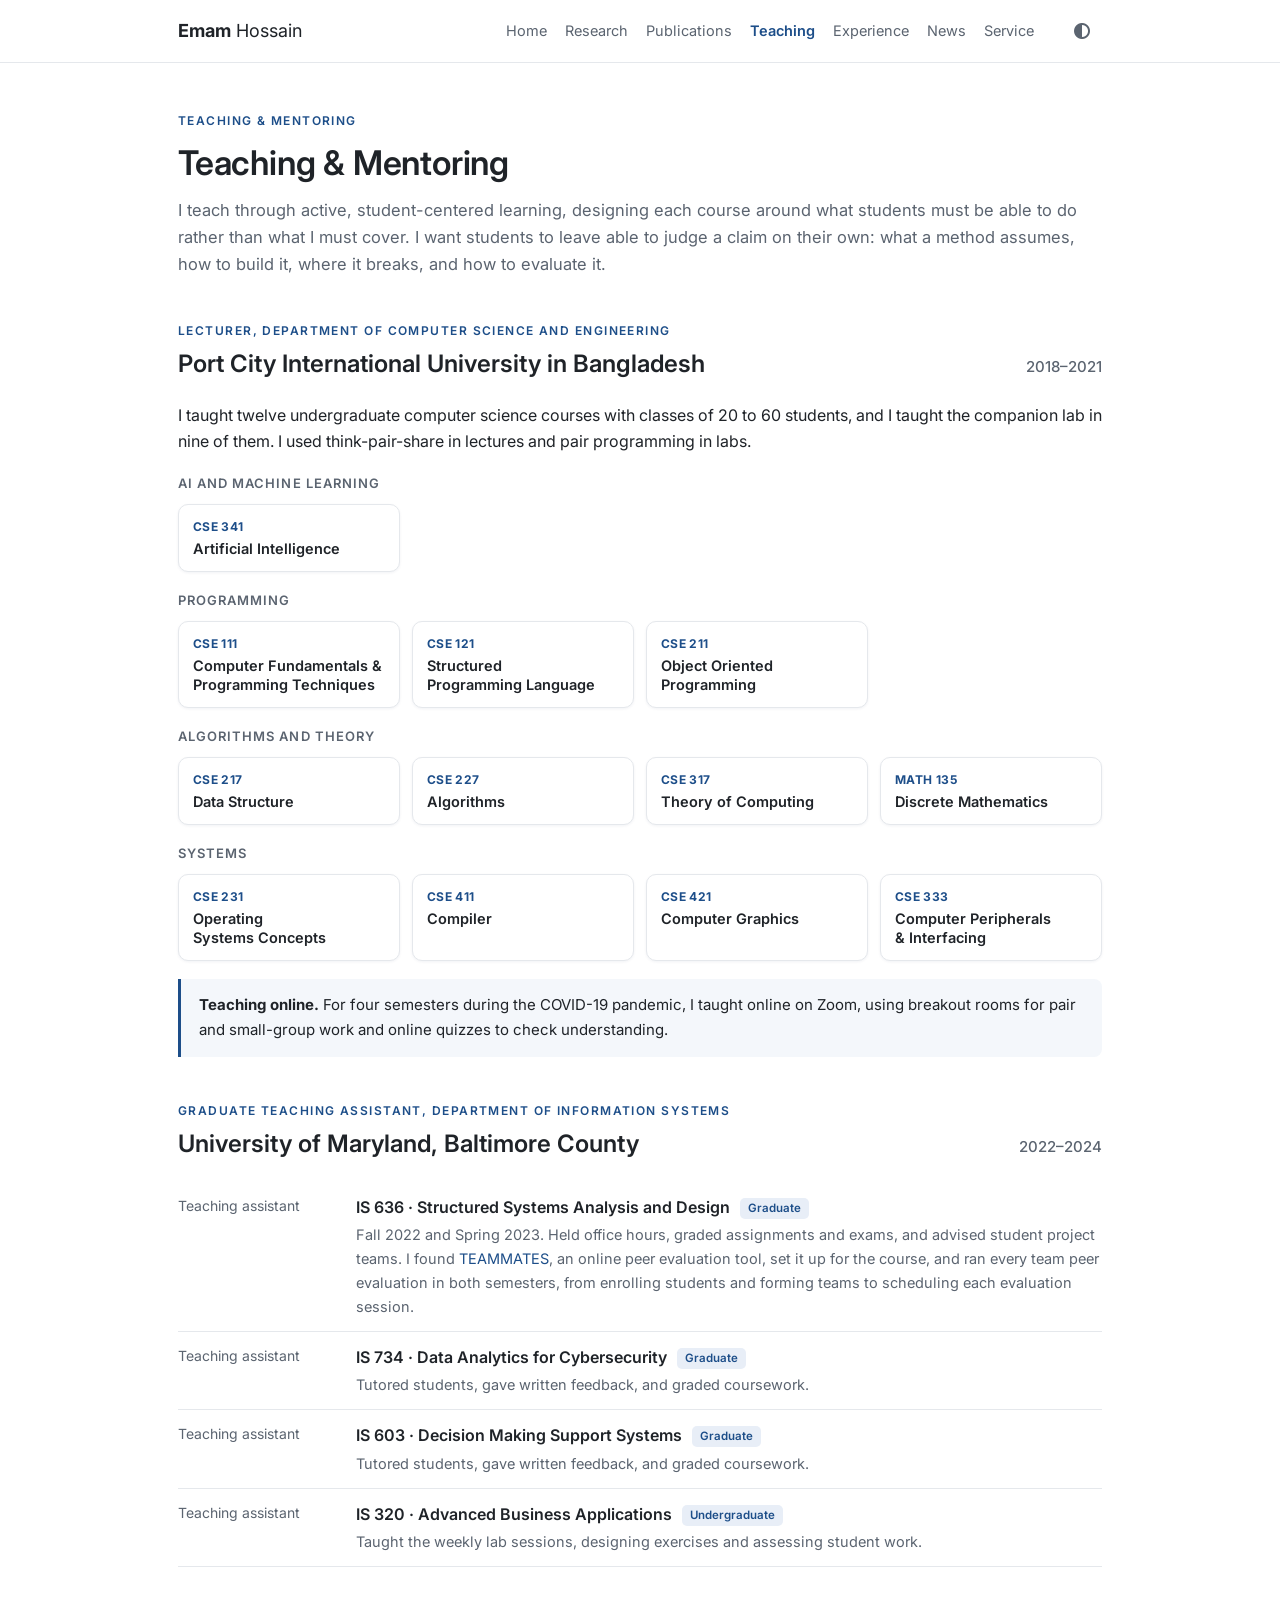
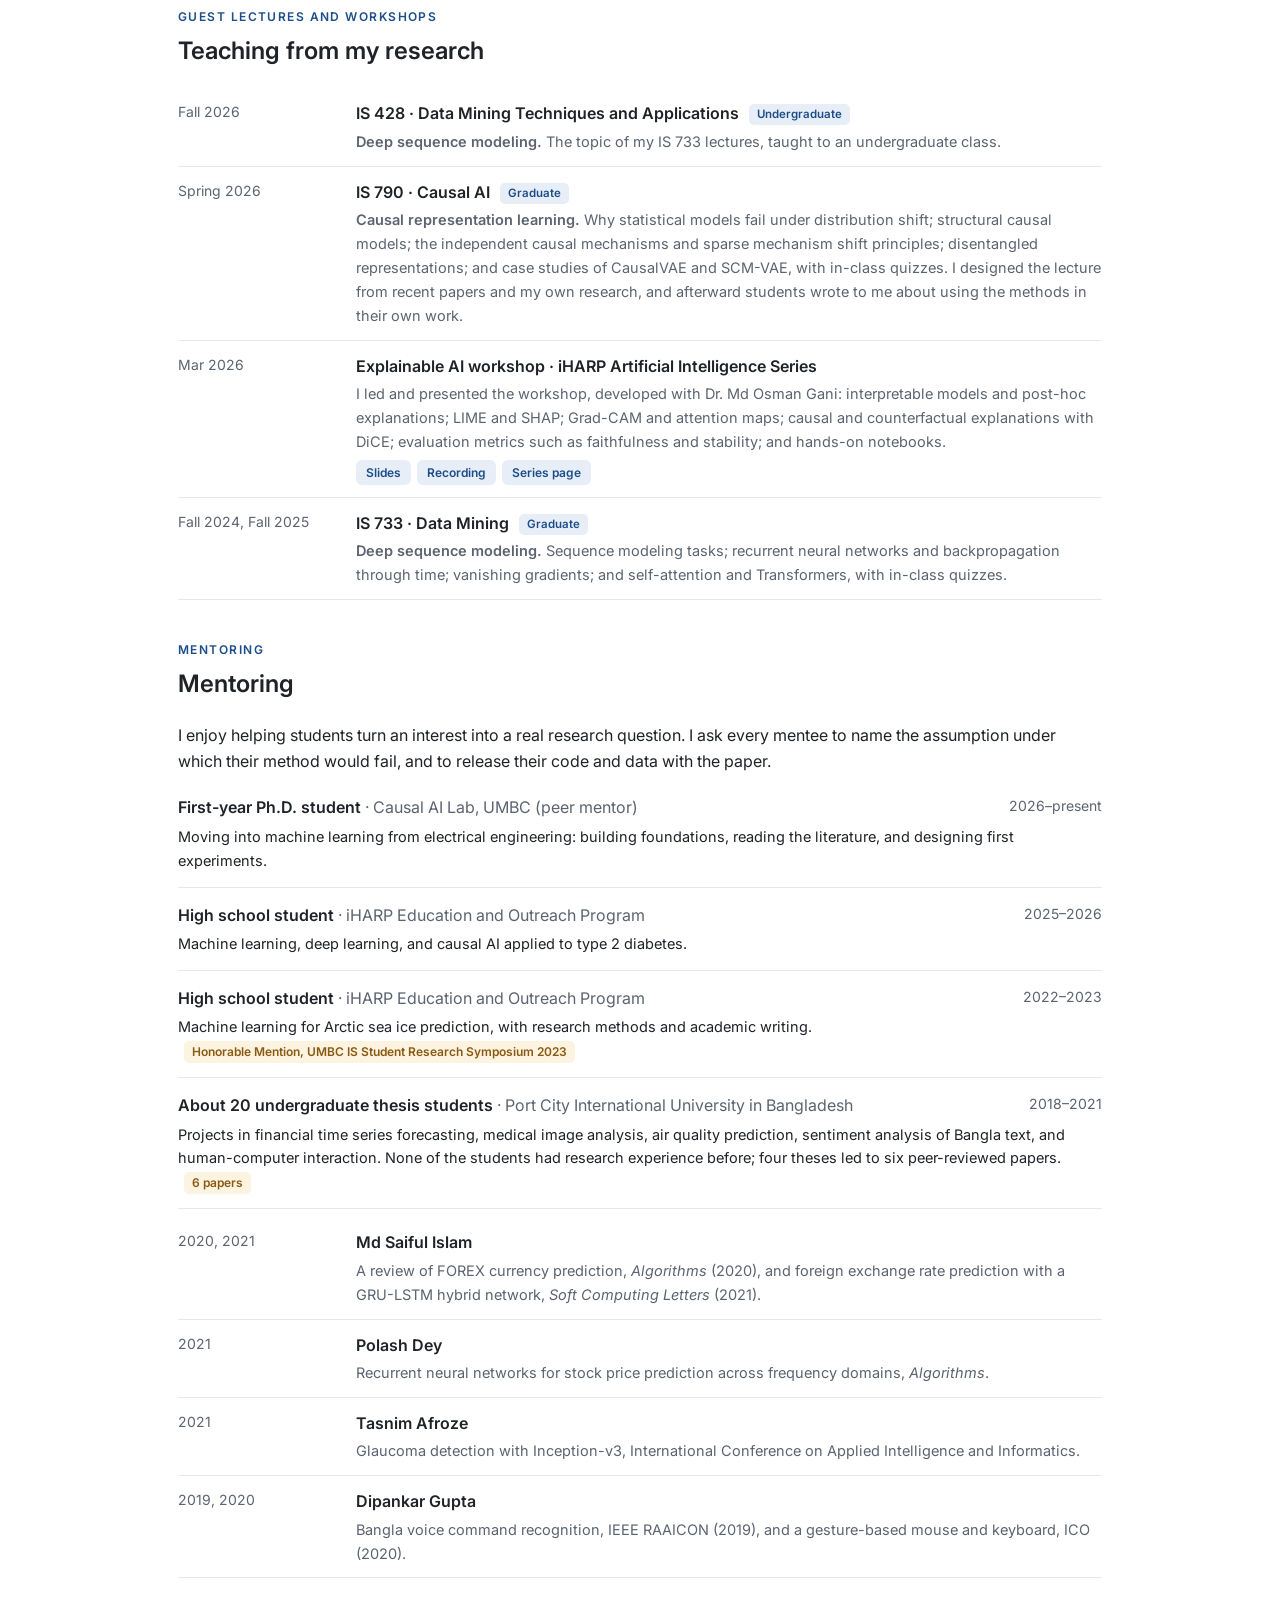
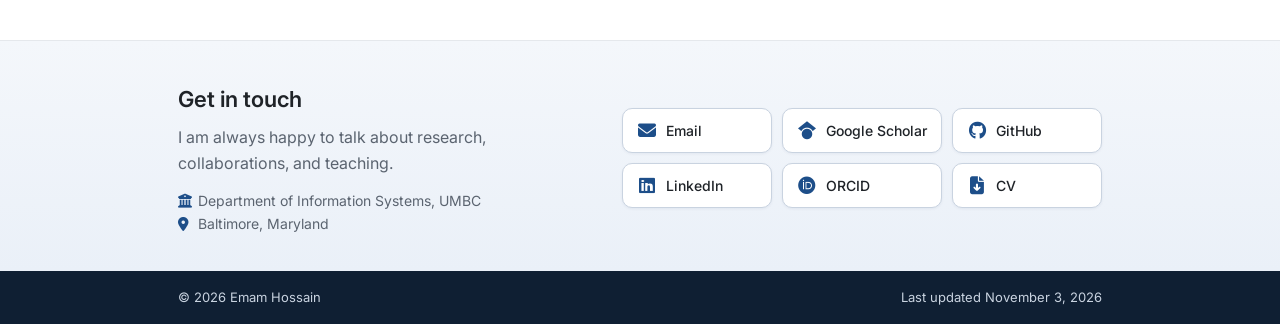
<file: teaching.html>
<!doctype html>

<html lang="en">
<head>
<meta charset="utf-8"/><meta content="width=device-width, initial-scale=1, viewport-fit=cover" name="viewport"/>
<title>Teaching &amp; Mentoring | Emam Hossain</title>
<meta content="Teaching and mentoring by Emam Hossain: undergraduate courses, graduate teaching, guest lectures, workshops, and student mentoring." name="description"/>
<meta content="Emam Hossain" name="author"/>
<link href="https://ehfahad.github.io/teaching.html" rel="canonical"/>
<meta content="website" property="og:type"/><meta content="Teaching &amp; Mentoring | Emam Hossain" property="og:title"/>
<meta content="Teaching and mentoring by Emam Hossain: undergraduate courses, graduate teaching, guest lectures, workshops, and student mentoring." property="og:description"/><meta content="https://ehfahad.github.io/teaching.html" property="og:url"/>
<meta content="https://ehfahad.github.io/assets/photo.jpg" property="og:image"/><meta content="summary" name="twitter:card"/>
<meta content="#1d4e89" name="theme-color"/><meta content="light dark" name="color-scheme"/>
<link href="assets/favicon.svg" rel="icon" type="image/svg+xml"/><link href="assets/favicon-32.png" rel="icon" sizes="32x32" type="image/png"/>
<link href="assets/apple-touch-icon.png" rel="apple-touch-icon"/>
<link href="https://fonts.googleapis.com" rel="preconnect"/><link crossorigin="" href="https://fonts.gstatic.com" rel="preconnect"/>
<link href="https://fonts.googleapis.com/css2?family=Inter:wght@300;400;500;600;700&amp;display=swap" rel="stylesheet"/>
<link href="https://cdnjs.cloudflare.com/ajax/libs/font-awesome/6.5.2/css/all.min.css" rel="stylesheet"/>
<link href="site.css?v=0a09b5d97c6c" rel="stylesheet"/><script src="site.js?v=0a09b5d97c6c"></script>
</head>
<body>
<a class="skip-link" href="#main">Skip to content</a>
<nav aria-label="Main navigation"><div class="wrap"><a class="brand" href="index.html"><b>Emam</b> Hossain</a>
<div class="menu" id="main-menu"><a href="index.html">Home</a><a href="research.html">Research</a><a href="publications.html">Publications</a><a aria-current="page" class="active" href="teaching.html">Teaching</a><a href="experience.html">Experience</a><a href="news.html">News</a><a href="awards.html">Service</a></div>
<div class="navr"><button aria-label="Toggle dark mode" aria-pressed="false" class="theme-toggle" id="theme-toggle" onclick="toggleTheme()" title="Switch between light and dark mode" type="button"><i aria-hidden="true" class="fa-solid fa-circle-half-stroke"></i></button>
<button aria-controls="main-menu" aria-expanded="false" aria-label="Menu" class="menu-btn" onclick="toggleMenu(this)"><i aria-hidden="true" class="fa-solid fa-bars"></i></button></div></div></nav>
<main class="wrap" id="main" tabindex="-1">
<div class="pagehead"><p class="eyebrow">Teaching &amp; Mentoring</p><h1>Teaching &amp; Mentoring</h1>
<p class="lead">I teach through active, student-centered learning, designing each course around what students must be able to do rather than what I must cover. I want students to leave able to judge a claim on their own: what a method assumes, how to build it, where it breaks, and how to evaluate it.</p></div>
<section><p class="eyebrow">Lecturer, Department of Computer Science and Engineering</p><h2>Port City International University in Bangladesh <span class="yrs">2018–2021</span></h2>
<p style="margin:0">I taught twelve undergraduate computer science courses with classes of 20 to 60 students, and I taught the companion lab in nine of them. I used think-pair-share in lectures and pair programming in labs.</p>
<p class="grp">AI and machine learning</p><div class="cgrid"><div class="course"><div class="code">CSE 341</div><div class="name">Artificial Intelligence</div></div></div><p class="grp">Programming</p><div class="cgrid"><div class="course"><div class="code">CSE 111</div><div class="name">Computer Fundamentals &amp; Programming Techniques</div></div><div class="course"><div class="code">CSE 121</div><div class="name">Structured Programming Language</div></div><div class="course"><div class="code">CSE 211</div><div class="name">Object Oriented Programming</div></div></div><p class="grp">Algorithms and theory</p><div class="cgrid"><div class="course"><div class="code">CSE 217</div><div class="name">Data Structure</div></div><div class="course"><div class="code">CSE 227</div><div class="name">Algorithms</div></div><div class="course"><div class="code">CSE 317</div><div class="name">Theory of Computing</div></div><div class="course"><div class="code">MATH 135</div><div class="name">Discrete Mathematics</div></div></div><p class="grp">Systems</p><div class="cgrid"><div class="course"><div class="code">CSE 231</div><div class="name">Operating Systems Concepts</div></div><div class="course"><div class="code">CSE 411</div><div class="name">Compiler</div></div><div class="course"><div class="code">CSE 421</div><div class="name">Computer Graphics</div></div><div class="course"><div class="code">CSE 333</div><div class="name">Computer Peripherals &amp; Interfacing</div></div></div>
<div class="callout"><b>Teaching online.</b> For four semesters during the COVID-19 pandemic, I taught online on Zoom, using breakout rooms for pair and small-group work and online quizzes to check understanding.</div></section>
<section><p class="eyebrow">Graduate Teaching Assistant, Department of Information Systems</p><h2>University of Maryland, Baltimore County <span class="yrs">2022–2024</span></h2>
<ul class="rows">
<li><span class="when">Teaching assistant</span><div class="what"><b>IS 636 · Structured Systems Analysis and Design</b> <span class="lvl">Graduate</span><p>Fall 2022 and Spring 2023. Held office hours, graded assignments and exams, and advised student project teams. I found <a href="https://teammatesv4.appspot.com/" rel="noopener" target="_blank">TEAMMATES</a>, an online peer evaluation tool, set it up for the course, and ran every team peer evaluation in both semesters, from enrolling students and forming teams to scheduling each evaluation session.</p></div></li>
<li><span class="when">Teaching assistant</span><div class="what"><b>IS 734 · Data Analytics for Cybersecurity</b> <span class="lvl">Graduate</span><p>Tutored students, gave written feedback, and graded coursework.</p></div></li>
<li><span class="when">Teaching assistant</span><div class="what"><b>IS 603 · Decision Making Support Systems</b> <span class="lvl">Graduate</span><p>Tutored students, gave written feedback, and graded coursework.</p></div></li>
<li><span class="when">Teaching assistant</span><div class="what"><b>IS 320 · Advanced Business Applications</b> <span class="lvl">Undergraduate</span><p>Taught the weekly lab sessions, designing exercises and assessing student work.</p></div></li>
</ul></section>
<section><p class="eyebrow">Guest lectures and workshops</p><h2>Teaching from my research</h2>
<ul class="rows">
<li><span class="when">Fall 2026</span><div class="what"><b>IS 428 · Data Mining Techniques and Applications</b> <span class="lvl">Undergraduate</span><p><b>Deep sequence modeling.</b> The topic of my IS 733 lectures, taught to an undergraduate class.</p></div></li>
<li><span class="when">Spring 2026</span><div class="what"><b>IS 790 · Causal AI</b> <span class="lvl">Graduate</span><p><b>Causal representation learning.</b> Why statistical models fail under distribution shift; structural causal models; the independent causal mechanisms and sparse mechanism shift principles; disentangled representations; and case studies of CausalVAE and SCM-VAE, with in-class quizzes. I designed the lecture from recent papers and my own research, and afterward students wrote to me about using the methods in their own work.</p></div></li>
<li><span class="when">Mar 2026</span><div class="what"><b>Explainable AI workshop · iHARP Artificial Intelligence Series</b><p>I led and presented the workshop, developed with Dr. Md Osman Gani: interpretable models and post-hoc explanations; LIME and SHAP; Grad-CAM and attention maps; causal and counterfactual explanations with DiCE; evaluation metrics such as faithfulness and stability; and hands-on notebooks.</p>
<div class="btns"><a href="https://drive.google.com/file/d/1rTRg3JnLAkLgs8PtU10dmli170zL_0Ex/view?usp=drive_link" rel="noopener" target="_blank">Slides</a><a href="https://drive.google.com/file/d/1_KXEGSL4fP1KiW75ihX1sPuWEuMF69WI/view?usp=sharing" rel="noopener" target="_blank">Recording</a><a href="https://iharp.umbc.edu/artificial-intelligence-series/" rel="noopener" target="_blank">Series page</a></div></div></li>
<li><span class="when">Fall 2024, Fall 2025</span><div class="what"><b>IS 733 · Data Mining</b> <span class="lvl">Graduate</span><p><b>Deep sequence modeling.</b> Sequence modeling tasks; recurrent neural networks and backpropagation through time; vanishing gradients; and self-attention and Transformers, with in-class quizzes.</p></div></li>
</ul></section>
<section id="mentoring"><p class="eyebrow">Mentoring</p><h2>Mentoring</h2>
<p style="margin:0 0 6px">I enjoy helping students turn an interest into a real research question. I ask every mentee to name the assumption under which their method would fail, and to release their code and data with the paper.</p>
<div class="mentee"><div class="who">First-year Ph.D. student <span>· Causal AI Lab, UMBC (peer mentor)</span></div><div class="yrs">2026–present</div>
<div class="proj">Moving into machine learning from electrical engineering: building foundations, reading the literature, and designing first experiments.</div></div>
<div class="mentee"><div class="who">High school student <span>· iHARP Education and Outreach Program</span></div><div class="yrs">2025–2026</div>
<div class="proj">Machine learning, deep learning, and causal AI applied to type 2 diabetes.</div></div>
<div class="mentee"><div class="who">High school student <span>· iHARP Education and Outreach Program</span></div><div class="yrs">2022–2023</div>
<div class="proj">Machine learning for Arctic sea ice prediction, with research methods and academic writing. <span class="outcome">Honorable Mention, UMBC IS Student Research Symposium 2023</span></div></div>
<div class="mentee"><div class="who">About 20 undergraduate thesis students <span>· Port City International University in Bangladesh</span></div><div class="yrs">2018–2021</div>
<div class="proj">Projects in financial time series forecasting, medical image analysis, air quality prediction, sentiment analysis of Bangla text, and human-computer interaction. None of the students had research experience before; four theses led to six peer-reviewed papers. <span class="outcome">6 papers</span></div></div>
<ul class="rows">
<li><span class="when">2020, 2021</span><div class="what"><b>Md Saiful Islam</b><p>A review of FOREX currency prediction, <i>Algorithms</i> (2020), and foreign exchange rate prediction with a GRU-LSTM hybrid network, <i>Soft Computing Letters</i> (2021).</p></div></li>
<li><span class="when">2021</span><div class="what"><b>Polash Dey</b><p>Recurrent neural networks for stock price prediction across frequency domains, <i>Algorithms</i>.</p></div></li>
<li><span class="when">2021</span><div class="what"><b>Tasnim Afroze</b><p>Glaucoma detection with Inception-v3, International Conference on Applied Intelligence and Informatics.</p></div></li>
<li><span class="when">2019, 2020</span><div class="what"><b>Dipankar Gupta</b><p>Bangla voice command recognition, IEEE RAAICON (2019), and a gesture-based mouse and keyboard, ICO (2020).</p></div></li>
</ul></section>
</main>
<div class="band"><div class="wrap">
<div><h3>Get in touch</h3>
<p>I am always happy to talk about research, collaborations, and teaching.</p>
<div class="where"><div><i aria-hidden="true" class="fa-solid fa-building-columns"></i>Department of Information Systems, UMBC</div>
<div><i aria-hidden="true" class="fa-solid fa-location-dot"></i>Baltimore, Maryland</div></div></div>
<div class="cbtns">
<a href="mailto:emamh1@umbc.edu"><i aria-hidden="true" class="fa-solid fa-envelope"></i>Email</a>
<a href="https://scholar.google.com/citations?user=ZDVEJJMAAAAJ" rel="noopener" target="_blank"><i aria-hidden="true" class="fa-brands fa-google-scholar"></i>Google Scholar</a>
<a href="https://github.com/ehfahad/" rel="noopener" target="_blank"><i aria-hidden="true" class="fa-brands fa-github"></i>GitHub</a>
<a href="https://www.linkedin.com/in/hossainemam/" rel="noopener" target="_blank"><i aria-hidden="true" class="fa-brands fa-linkedin"></i>LinkedIn</a>
<a href="https://orcid.org/0000-0002-6422-1895" rel="noopener" target="_blank"><i aria-hidden="true" class="fa-brands fa-orcid"></i>ORCID</a>
<a href="assets/Hossain_Emam_CV.pdf" rel="noopener" target="_blank"><i aria-hidden="true" class="fa-solid fa-file-arrow-down"></i>CV</a>
</div></div></div>
<footer><div class="wrap"><span>© 2026 Emam Hossain</span><span>Last updated <time datetime="2026-11-03">November 3, 2026</time></span></div></footer>
<dialog aria-labelledby="figure-caption" class="figure-dialog" id="figure-dialog"><button autofocus="" onclick="this.closest('dialog').close()" type="button">Close figure</button><img alt=""/><p id="figure-caption"></p></dialog>
</body></html>
</file>
<file: site.css>
:root{--accent:#1d4e89;--accent-soft:#e8eef7;--text:#1f2328;--muted:#5b6470;--line:#e5e8ec;--bg:#fff;--card:#fff;--band:#f4f7fb;
 --band2:#eaf0f8;--footer:#0f1f33;--shadow:0 1px 3px rgba(16,40,80,.06);--chip:#c9d3e0;--btn:#e8eef7;--btn-text:#1d4e89;--btn-hover:#d6e2f2}
[data-theme="dark"]{--accent:#7fb0ef;--accent-soft:#1c2a3d;--text:#e6e9ee;--muted:#9aa4b2;--line:#2a313b;--bg:#12161c;--card:#171c23;
 --band:#171e27;--band2:#1a2330;--footer:#0a0e13;--shadow:none;--chip:#3a4553;--btn:#1f2d40;--btn-text:#a9c8f2;--btn-hover:#29405c;color-scheme:dark}
*{box-sizing:border-box}
html{scroll-behavior:smooth;-webkit-text-size-adjust:100%;text-size-adjust:100%}
@media (prefers-reduced-motion:reduce){html{scroll-behavior:auto}}
[id]{scroll-margin-top:78px}
.awt{display:block}
h1,h2,h3,.ptitle,.eyebrow,.course .name{text-wrap:balance}
p,li,.proj,.callout,.who,.awt,.org,.rows .what,.biblist .t,.aff,.themes li{text-wrap:wrap;text-align:left}
.aff{text-align:center}
main :where(p,li,span,div){min-width:0;overflow-wrap:break-word}
img{max-width:100%}
:focus-visible{outline:2px solid var(--accent);outline-offset:2px;border-radius:4px}
body{margin:0;font-family:Inter,system-ui,-apple-system,Segoe UI,Roboto,sans-serif;color:var(--text);background:var(--bg);font-size:16px;line-height:1.65}
a{color:var(--accent);text-decoration:none} a:hover{text-decoration:underline}
.wrap{max-width:980px;margin:0 auto;padding-left:max(28px,env(safe-area-inset-left,0px));padding-right:max(28px,env(safe-area-inset-right,0px))}
nav{position:sticky;top:0;background:var(--bg);border-bottom:1px solid var(--line);z-index:10}
nav .wrap{display:flex;align-items:center;justify-content:space-between;height:62px;gap:28px}
.brand{font-size:18px;color:var(--text);white-space:nowrap;flex-shrink:0} .brand b{font-weight:700} .brand:hover{text-decoration:none}
.menu{display:flex;gap:18px;align-items:center;font-size:14.5px;margin-left:auto}
.menu a{color:var(--muted)} .menu a.active{color:var(--accent);font-weight:600}
.navr{display:flex;align-items:center;gap:6px;flex-shrink:0}
.theme-toggle{min-width:40px;min-height:40px}
.sr-only{position:absolute;width:1px;height:1px;padding:0;margin:-1px;overflow:hidden;clip:rect(0,0,0,0);white-space:nowrap;border:0}
.skip-link{position:fixed;top:6px;left:12px;z-index:30;background:var(--bg);padding:8px 12px;transform:translateY(-150%)}
.skip-link:focus{transform:none}
.navr button{background:none;border:0;color:var(--muted);font-size:16px;cursor:pointer;padding:8px;line-height:1;font-family:inherit}
.navr button:hover{color:var(--accent)} .menu-btn{display:none}
.pagehead{padding:48px 0 8px} .pagehead h1{font-size:34px;font-weight:600;margin:0 0 6px;letter-spacing:-.2px}
.lead{color:var(--muted);font-size:16.5px;margin:0}
.eyebrow{font-size:12px;letter-spacing:.12em;text-transform:uppercase;color:var(--accent);font-weight:600;margin:0 0 4px}
section{padding:34px 0 6px}
h2{font-size:24px;font-weight:600;margin:0 0 18px;display:flex;flex-wrap:wrap;justify-content:space-between;align-items:baseline;gap:4px 12px}
h2 a{font-size:14px;font-weight:500} h2 .yrs{font-size:15px;color:var(--muted);font-weight:500}
h3{font-size:18px;font-weight:600;margin:0 0 8px}
.ext::after{content:" \2197";font-size:.85em}
/* home */
.hero{display:grid;grid-template-columns:1fr 250px;gap:44px;padding:52px 0 18px}
.hero h1{font-size:40px;font-weight:300;margin:0 0 4px;letter-spacing:-.3px} .hero h1 b{font-weight:700}
.role{color:var(--muted);font-size:15.5px;margin:0 0 22px} .role a{color:var(--muted);border-bottom:1px dotted #9aa3ad}
.bio p{margin:0 0 14px}
.themes{list-style:none;padding:0;margin:4px 0 16px}
.themes li{padding:7px 0 7px 14px;border-left:3px solid var(--accent);margin:0 0 8px;background:var(--band);border-radius:0 6px 6px 0}
.themes b{color:var(--accent);font-weight:600}
.photo img{width:250px;height:250px;object-fit:cover;border-radius:14px;box-shadow:0 6px 22px rgba(16,40,80,.14)}
.side{display:flex;flex-direction:column;align-items:center;gap:14px;padding-top:118px}
.icons{display:flex;gap:14px;font-size:20px} .icons a{color:var(--muted)} .icons a:hover{color:var(--accent);text-decoration:none}
.btn{display:inline-flex;gap:8px;align-items:center;background:var(--accent);color:#fff;padding:9px 18px;border-radius:999px;font-weight:600;font-size:14px;box-shadow:0 2px 8px rgba(29,78,137,.25)}
[data-theme="dark"] .btn{color:#0b1220}
.btn:hover{text-decoration:none;filter:brightness(1.08)}
.place{font-size:13.5px;color:var(--muted);text-align:center;line-height:1.5}
.affil{display:grid;grid-template-columns:repeat(5,1fr);gap:10px;padding:26px 0 30px;border-bottom:1px solid var(--line)}
.aff{text-align:center;font-size:12.5px;color:var(--muted);line-height:1.45}
.aff img{height:46px;max-width:120px;object-fit:contain;display:block;margin:0 auto 10px}
.aff b{color:var(--text);font-weight:600;font-size:13px;min-height:2.9em;display:flex;align-items:flex-end;justify-content:center;line-height:1.45}
[data-theme="dark"] .aff img,[data-theme="dark"] .logo img{background:#fff;border-radius:6px;padding:3px}
/* news */
.news{list-style:none;margin:0;padding:0}
.news li{display:grid;grid-template-columns:104px 36px 1fr;align-items:start;gap:10px;padding:12px 0;border-bottom:1px solid var(--line)}
.date{display:inline-block;background:var(--accent-soft);color:var(--accent);font-weight:600;font-size:13px;padding:3px 10px;border-radius:999px;text-align:center;white-space:nowrap}
.ic{width:30px;height:30px;border-radius:8px;display:grid;place-items:center;font-size:14px;color:#fff;margin-top:-2px}
.ic.talk{background:#2f7d6d}.ic.paper{background:#1d4e89}.ic.award{background:#b7791f}.ic.teach{background:#7a4fb5}.ic.service{background:#5b6b7f}.ic.mile{background:#2b6cb0}
.news p{margin:0}
.year{font-size:20px;font-weight:600;margin:30px 0 4px;color:var(--text);border-bottom:2px solid var(--accent);display:inline-block;padding-bottom:2px}
.chips{display:flex;gap:8px;flex-wrap:wrap;margin:22px 0 4px}
.chip{border:1px solid var(--chip);background:var(--card);color:var(--muted);border-radius:999px;padding:5px 14px;font-size:13.5px;cursor:pointer;font-family:inherit}
.chip.on{background:var(--accent);border-color:var(--accent);color:#fff}
[data-theme="dark"] .chip.on{color:#0b1220}
/* type colors (badges on images and tags in lists) */
.k-conf{--k:#1d4e89}.k-journal{--k:#2e7d4f}.k-workshop{--k:#b45309}.k-ur{--k:#6b7280}.k-prep{--k:#6d5bb5}.k-challenge{--k:#0f766e}.k-award{--k:#a16207}.k-abstract{--k:#53667d}
/* publication cards */
.pub{display:grid;grid-template-columns:210px 1fr;gap:24px;padding:18px 0;border-bottom:1px solid var(--line)}
.thumb{position:relative;border:1px solid var(--line);border-radius:10px;background:#fff;padding:8px;display:flex;flex-direction:column;gap:6px;align-self:start}
.figure-open{display:block;height:138px;position:relative;cursor:zoom-in}
.thumb img{width:100%;height:100%;object-fit:contain;display:block}
.badge{align-self:flex-start;background:var(--k,#1d4e89);color:#fff;font-size:11px;font-weight:700;padding:2px 8px;border-radius:5px;letter-spacing:.03em}
.ptitle{font-weight:600;font-size:16.5px;line-height:1.4;margin:0 0 4px;color:var(--text)}
.authors{font-size:14px;color:var(--muted);margin:0 0 2px}
.me{color:var(--text);text-decoration:underline;text-decoration-thickness:1.5px;text-underline-offset:3px}
.venue{font-size:14px;font-style:italic;color:var(--muted);margin:0 0 8px}
.tldr{font-size:14.5px;margin:0 0 10px}
.btns{display:inline-flex;gap:6px;flex-wrap:wrap;vertical-align:middle}
.btns a,.btns span{font-size:12px;font-weight:600;background:var(--btn);color:var(--btn-text);padding:3px 10px;border-radius:6px;line-height:1.6}
.btns a:hover{background:var(--btn-hover);text-decoration:none}
.btns span{background:transparent;color:var(--muted);border:1px dashed var(--chip)}
/* tabs */
.tabs{display:flex;gap:6px;border-bottom:1px solid var(--line);margin:26px 0 8px;overflow-x:auto;-webkit-overflow-scrolling:touch}
.tab{background:none;border:0;border-bottom:2px solid transparent;padding:10px 16px;white-space:nowrap;font:inherit;font-size:15px;color:var(--muted);cursor:pointer;margin-bottom:-1px}
.tab.on{color:var(--accent);border-bottom-color:var(--accent);font-weight:600}
.panel{display:none} .panel.on{display:block}
[hidden]{display:none!important}
.figure-dialog{width:min(1100px,95vw);max-height:92vh;border:1px solid var(--line);border-radius:12px;background:var(--bg);color:var(--text);padding:18px}
.figure-dialog::backdrop{background:rgba(0,0,0,.7)}
.figure-dialog img{display:block;max-height:72vh;width:100%;object-fit:contain;background:#fff;margin:12px auto}
.figure-dialog button{font:inherit;cursor:pointer;border:1px solid var(--chip);border-radius:6px;padding:5px 10px;color:var(--text);background:var(--card)}
.figure-dialog p{margin:6px 0;font-size:14px}
.biblist{list-style:none;padding:0;margin:0}
.biblist li{padding:12px 0;border-bottom:1px solid var(--line);font-size:15px;display:grid;grid-template-columns:42px 1fr;gap:8px}
.biblist .n{color:var(--muted);font-size:13px;padding-top:2px}
.biblist .t{font-weight:600;color:var(--text)} .biblist .au{color:var(--muted)}
.biblist .meta{margin-top:6px;display:flex;flex-wrap:wrap;gap:6px;align-items:center}
.tag{display:inline-block;font-size:11.5px;font-weight:700;color:#fff;background:var(--k,#1d4e89);padding:1px 8px;border-radius:5px;letter-spacing:.02em}
.tag.soft{background:transparent;color:var(--k);border:1px solid var(--k)}
.note{font-size:13.5px;color:var(--muted);margin:10px 0 0}
/* research */
.themegrid{display:grid;grid-template-columns:repeat(2,1fr);gap:18px;margin-top:24px}
.tcard{border:1px solid var(--line);border-radius:12px;overflow:hidden;background:var(--card);box-shadow:var(--shadow);display:grid;grid-template-columns:170px 1fr}
.tcard .img{background:#fff;border-right:1px solid var(--line);padding:10px;display:flex;align-items:center;justify-content:center}
.tcard .img img{width:100%;height:150px;object-fit:contain;display:block}
.tcard .body{padding:14px 16px 16px;display:flex;flex-direction:column;gap:6px}
.tcard h3{font-size:16px;margin:0;line-height:1.35} .tcard p{margin:0;font-size:14px;color:var(--muted)}
.jump{font-size:13.5px;font-weight:600;margin-top:auto}
.theme{padding-top:44px} .theme .num{font-size:13px;font-weight:700;color:var(--accent);letter-spacing:.08em}
.theme h2{margin-bottom:6px} .theme .lead{margin-bottom:6px}
/* teaching */
.cgrid{display:grid;grid-template-columns:repeat(4,1fr);gap:12px;margin:10px 0 6px}
.course{border:1px solid var(--line);border-radius:10px;padding:12px 14px;background:var(--card);box-shadow:var(--shadow)}
.course .code{font-size:12px;font-weight:700;color:var(--accent);letter-spacing:.03em}
.course .name{font-size:14.5px;font-weight:600;line-height:1.35;margin-top:2px}
.grp{font-size:13px;font-weight:600;color:var(--muted);text-transform:uppercase;letter-spacing:.08em;margin:18px 0 0}
.rows{list-style:none;margin:8px 0 0;padding:0}
.rows li{display:grid;grid-template-columns:160px 1fr;gap:18px;padding:12px 0;border-bottom:1px solid var(--line)}
.rows .when{color:var(--muted);font-size:14px} .rows .what b{font-weight:600} .rows .what p{margin:3px 0 0;font-size:14.5px;color:var(--muted)}
.rows .what .btns{margin-top:6px}
.lvl{display:inline-block;font-size:11.5px;font-weight:600;color:var(--accent);background:var(--accent-soft);padding:1px 8px;border-radius:5px;margin-left:6px;vertical-align:1px}
.callout{background:var(--band);border-left:3px solid var(--accent);border-radius:0 8px 8px 0;padding:14px 18px;margin:18px 0 4px;font-size:15px}
.mentee{display:grid;grid-template-columns:1fr auto;gap:4px 18px;padding:14px 0;border-bottom:1px solid var(--line)}
.mentee .who{font-weight:600} .mentee .who span{color:var(--muted);font-weight:400}
.mentee .yrs{color:var(--muted);font-size:14px;text-align:right} .mentee .proj{grid-column:1/3;font-size:14.5px}
.outcome{display:inline-block;font-size:12px;font-weight:600;background:#fdf3e1;color:#8a5a12;padding:1px 8px;border-radius:5px;margin-left:6px}
[data-theme="dark"] .outcome{background:#3a2e17;color:#f0c674}
/* experience */
.tl{position:relative;margin:14px 0 0}
.ent{display:grid;grid-template-columns:170px 56px 1fr;gap:16px;padding:16px 0;position:relative}
.ent .when{color:var(--muted);font-size:14px;text-align:right;padding-top:4px}
.logo{width:56px;height:56px;border:1px solid var(--line);border-radius:12px;background:#fff;display:grid;place-items:center;position:relative;z-index:2}
.logo img{max-width:44px;max-height:40px;object-fit:contain}
.tl::before{content:"";position:absolute;left:213px;top:20px;bottom:20px;width:2px;background:var(--line)}
.ent .role{margin:0;font-size:17px;font-weight:600;color:var(--text)} .ent .org{margin:0 0 6px;color:var(--muted);font-size:14.5px}
.ent ul{margin:4px 0 6px;padding-left:18px;font-size:14.5px} .ent li{margin:2px 0}
/* awards */
.aw{display:grid;grid-template-columns:90px 1fr;gap:16px;padding:12px 0;border-bottom:1px solid var(--line)}
.aw .y{font-weight:700;color:var(--accent)} .aw b{font-weight:600} .aw p{margin:2px 0 0;font-size:14.5px;color:var(--muted)}
.svgrid{display:grid;grid-template-columns:repeat(2,1fr);gap:16px;margin-top:8px}
.sv{border:1px solid var(--line);border-radius:12px;padding:16px 18px;background:var(--card);box-shadow:var(--shadow)}
.sv h3{font-size:16px;display:flex;gap:10px;align-items:center} .sv h3 i{color:var(--accent)}
.sv p{margin:4px 0;font-size:14.5px} .sv .k{color:var(--muted);font-size:13px;font-weight:600;text-transform:uppercase;letter-spacing:.06em;margin-top:10px}
/* contact band + footer */
.band{background:linear-gradient(180deg,var(--band),var(--band2));margin-top:56px;border-top:1px solid var(--line)}
.band .wrap{padding-block:40px 36px;display:grid;grid-template-columns:1fr auto;gap:30px;align-items:center}
.band h3{margin:0 0 6px;font-size:22px} .band p{margin:0;color:var(--muted)}
.where{margin-top:12px;font-size:14px;color:var(--muted)} .where i{color:var(--accent);margin-right:6px;width:14px}
.cbtns{display:grid;grid-template-columns:repeat(3,auto);gap:10px}
.cbtns a{display:flex;align-items:center;gap:9px;background:var(--card);border:1px solid var(--chip);border-radius:10px;padding:10px 14px;font-size:14px;font-weight:500;color:var(--text);min-width:150px;box-shadow:var(--shadow)}
.cbtns a i{font-size:18px;color:var(--accent);width:20px;text-align:center}
.cbtns a:hover{border-color:var(--accent);text-decoration:none}
footer{background:var(--footer);color:#c9d3e0;font-size:13px} footer .wrap{display:flex;flex-wrap:wrap;gap:4px 16px;justify-content:space-between;padding-block:16px}
@media (max-width:960px){nav .wrap{flex-wrap:wrap;height:auto;min-height:58px;gap:0 16px}.menu-btn{display:block}.navr{margin-left:auto}
 .menu{display:none;order:3;width:100%;flex-direction:column;align-items:stretch;gap:0;padding:2px 0 10px;font-size:16px}
 nav.open .menu{display:flex}.menu a{padding:11px 2px;border-top:1px solid var(--line)}}
@media (max-width:820px){.hero{grid-template-columns:1fr;gap:28px;padding-top:36px}.side{padding-top:0;order:-1}.photo img{width:190px;height:190px}.affil{grid-template-columns:repeat(2,1fr);row-gap:22px}
 .pub{grid-template-columns:1fr;gap:12px}.themegrid,.svgrid{grid-template-columns:1fr}.cgrid{grid-template-columns:1fr 1fr}
 .band .wrap{grid-template-columns:1fr}.cbtns{grid-template-columns:1fr 1fr}.cbtns a{min-width:0}
 .ent{grid-template-columns:48px 1fr;gap:6px 14px}.ent .when{grid-column:1/-1;text-align:left;padding-top:0}.ent .logo{width:48px;height:48px}
 .ent .logo img{max-width:38px;max-height:34px}.tl::before{display:none}.rows li{grid-template-columns:1fr;gap:4px}.tcard{grid-template-columns:1fr}
 .tcard .img{border-right:0;border-bottom:1px solid var(--line)}}
@media (max-width:600px){.wrap{padding-left:max(18px,env(safe-area-inset-left,0px));padding-right:max(18px,env(safe-area-inset-right,0px))}
 .hero h1{font-size:34px}.pagehead{padding-top:32px}.pagehead h1{font-size:30px}h2{font-size:21px}
 .news li{grid-template-columns:30px 1fr;gap:8px 10px}.news .ic{grid-row:1;grid-column:1;margin-top:0}.news .date{grid-row:1;grid-column:2;justify-self:start;align-self:center}
 .news p{grid-column:1/-1}.biblist li{grid-template-columns:34px 1fr}.aw{grid-template-columns:76px 1fr;gap:12px}
 .mentee{grid-template-columns:1fr}.mentee .yrs{text-align:left}.mentee .proj{grid-column:1}.band h3{font-size:20px}}
@media (max-width:480px){.cgrid{grid-template-columns:1fr;gap:8px}.course{padding:10px 14px}}
@media (max-width:360px){.cbtns{grid-template-columns:1fr}}
</file>
